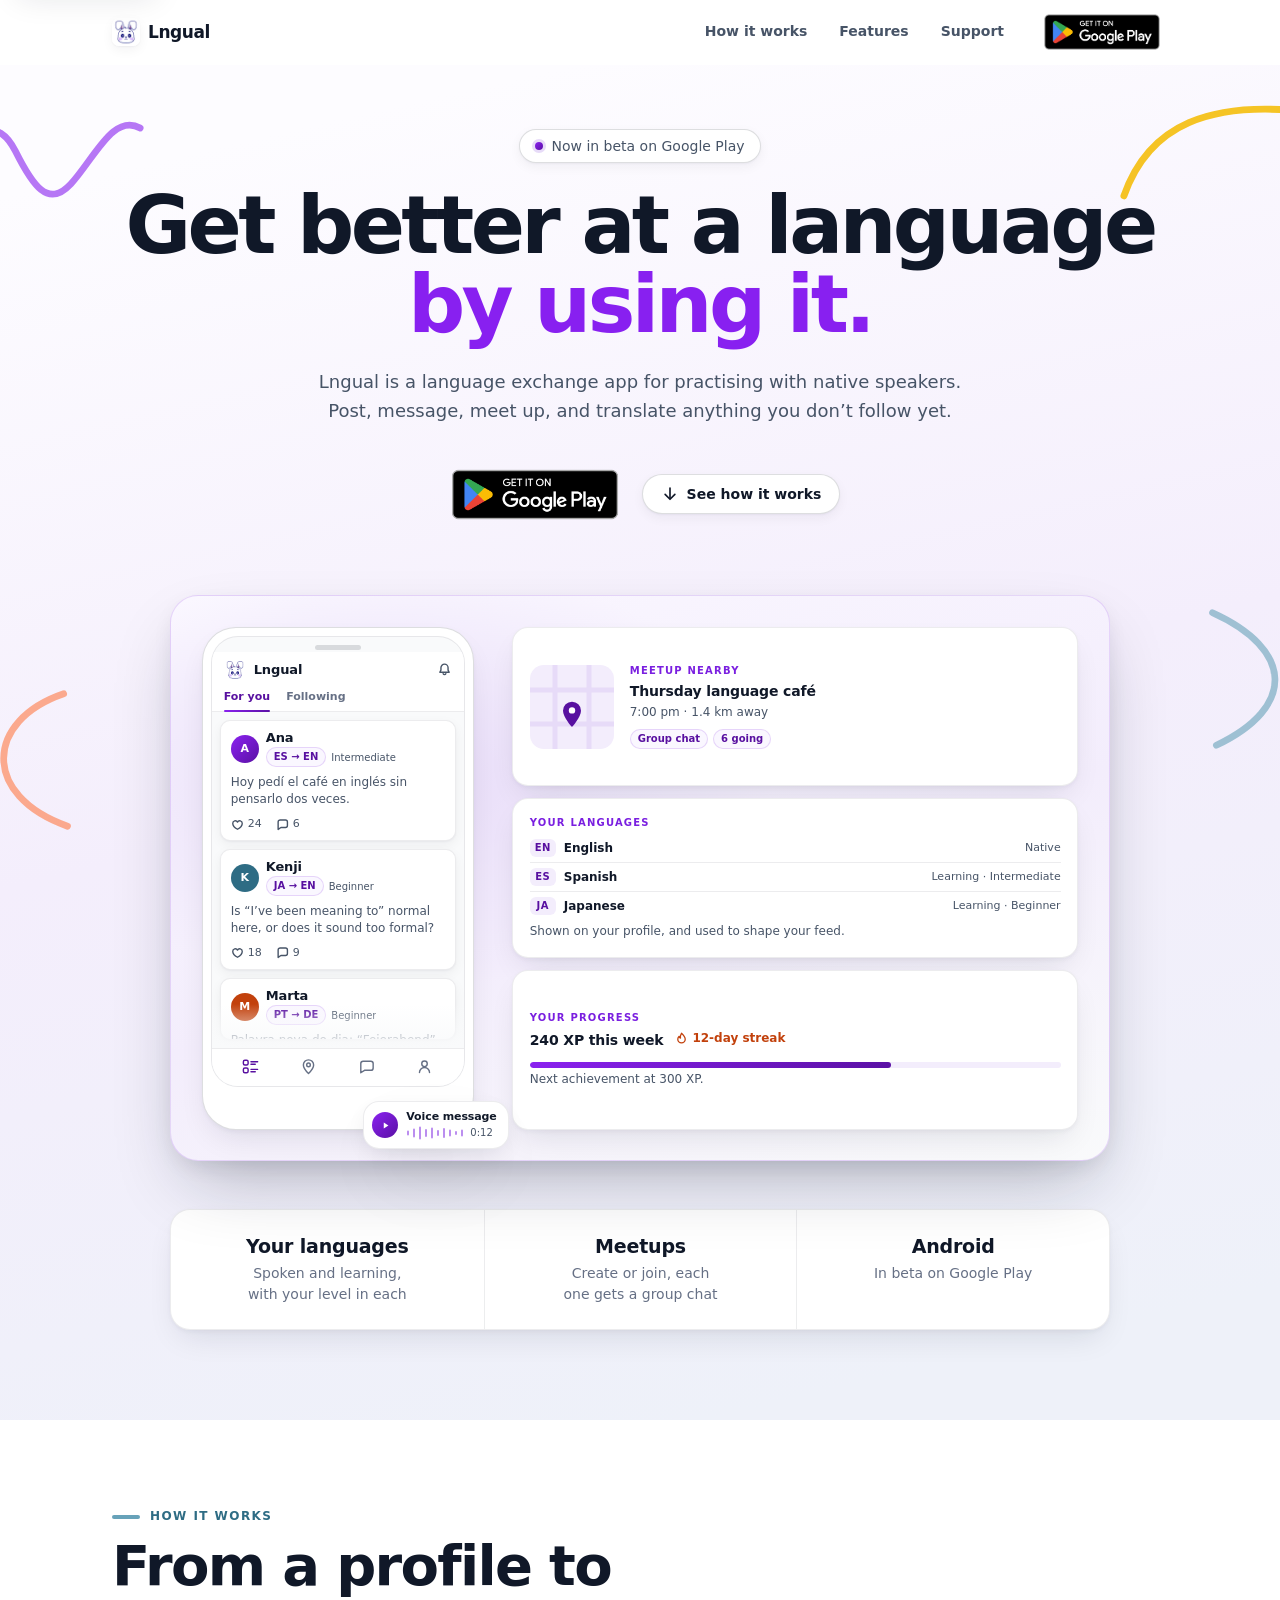
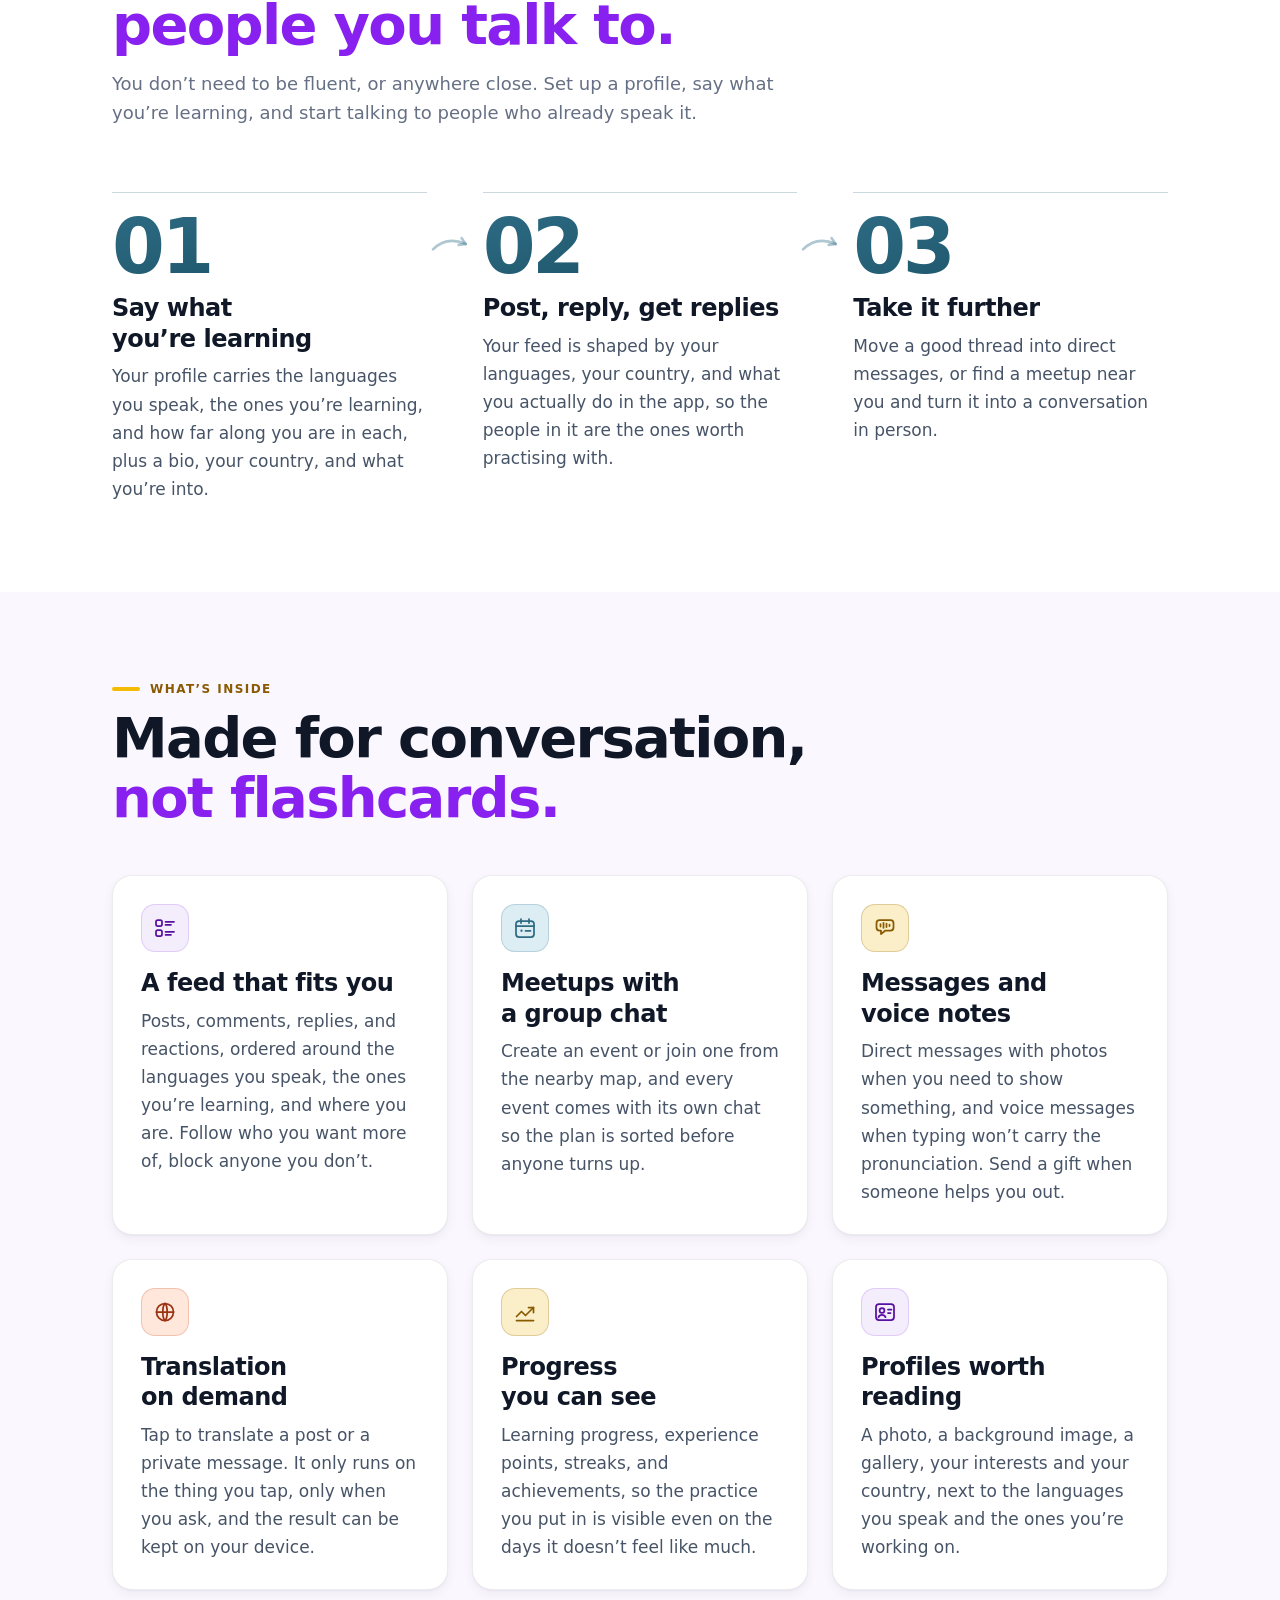
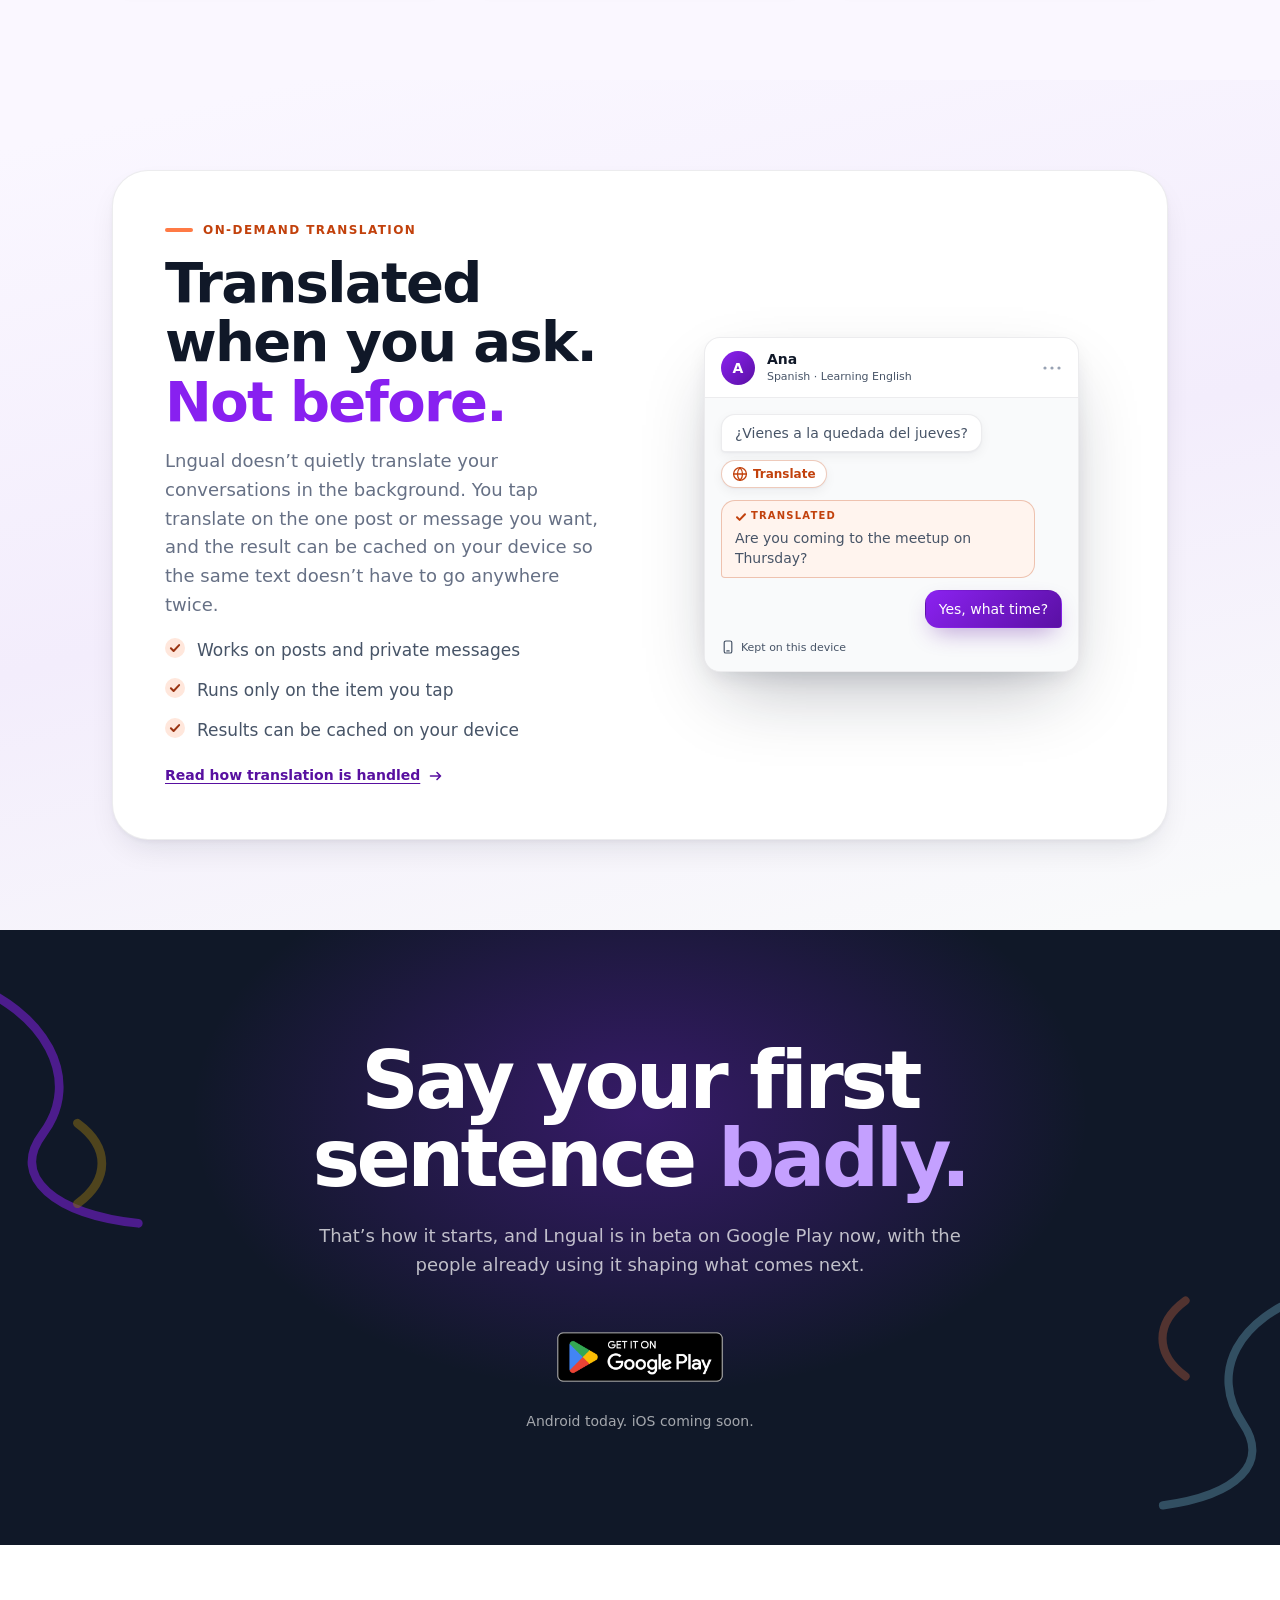
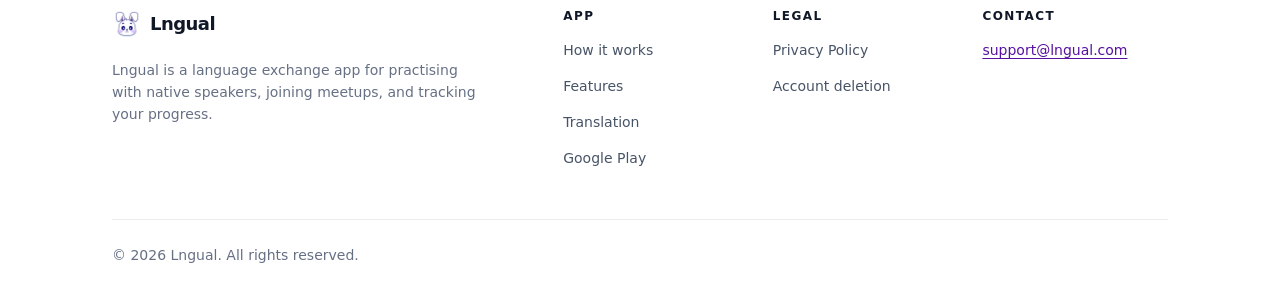
<file: index.html>
<!DOCTYPE html>
<html lang="en">
<head>
<meta charset="UTF-8">
<meta name="viewport" content="width=device-width, initial-scale=1.0">
<title>Practise a language with native speakers | Lngual</title>
<meta name="description" content="A language exchange app for practising with native speakers. Post, message, join meetups, and translate what you do not follow yet.">
<meta name="theme-color" content="#ffffff">
<link rel="icon" href="/icon-64.png">
<link rel="apple-touch-icon" href="/icon-180.png">
<meta property="og:title" content="Practise a language with native speakers | Lngual">
<meta property="og:description" content="A language exchange app for practising with native speakers. Post, message, join meetups, and translate what you do not follow yet.">
<meta property="og:image" content="https://lngual.com/play-store-feature-1024x500.png">
<meta property="og:image:type" content="image/png">
<meta property="og:image:width" content="1024">
<meta property="og:image:height" content="500">
<meta property="og:image:alt" content="Lngual, language exchange app">
<meta property="og:site_name" content="Lngual">
<meta property="og:type" content="website">
<meta property="og:url" content="https://lngual.com/">
<meta property="og:locale" content="en_GB">
<meta name="twitter:card" content="summary_large_image">
<meta name="twitter:title" content="Practise a language with native speakers | Lngual">
<meta name="twitter:description" content="A language exchange app for practising with native speakers, joining meetups, and tracking your progress.">
<meta name="twitter:image" content="https://lngual.com/play-store-feature-1024x500.png">
<meta name="twitter:image:alt" content="Lngual, language exchange app">
<link rel="canonical" href="https://lngual.com/">
<link rel="stylesheet" href="/style.css">
<script>document.documentElement.className+=" js-reveal";setTimeout(function(){if(!window.__revealBooted){var n=document.querySelectorAll(".reveal");for(var i=0;i<n.length;i++){n[i].className+=" is-visible"}}},2000);</script>
<script type="application/ld+json">
{
  "@context": "https://schema.org",
  "@graph": [
    {
      "@type": "Organization",
      "@id": "https://lngual.com/#org",
      "name": "Lngual",
      "url": "https://lngual.com/",
      "logo": "https://lngual.com/play-store-icon-512.png",
      "email": "support@lngual.com"
    },
    {
      "@type": "WebSite",
      "@id": "https://lngual.com/#site",
      "url": "https://lngual.com/",
      "name": "Lngual",
      "publisher": {
        "@id": "https://lngual.com/#org"
      },
      "inLanguage": "en-GB"
    }
  ]
}
</script>
</head>
<body>
<a class="skip-link" href="#main">Skip to content</a>

<header class="site-header" data-header>
  <div class="wrap hdr-inner">
    <a class="hdr-brand" href="/">
      <img class="hdr-logo" src="/icon-64.png" alt="" width="28" height="28" decoding="async">
      <span>Lngual</span>
    </a>

    <nav class="hdr-nav" aria-label="Primary">
      <ul class="hdr-links" role="list">
        <li><a class="hdr-link" href="/#how">How it works</a></li>
        <li><a class="hdr-link" href="/#features">Features</a></li>
        <li><a class="hdr-link" href="mailto:support@lngual.com">Support</a></li>
      </ul>

      <a class="pbadge pbadge--sm hdr-badge" href="https://play.google.com/store/apps/details?id=com.polylngual.lngual"><img src="/google-play-badge.png" alt="Get it on Google Play" width="132" height="51" decoding="async"></a>
    </nav>
  </div>
</header>

<main id="main" tabindex="-1">
<section class="hero" aria-labelledby="hero-title">
  <div class="hero__decor" aria-hidden="true">
    <svg class="hero__curve hero__curve--tl" width="200" height="110" viewBox="0 0 200 110" focusable="false"><path d="M4 74C18 20 48 12 66 48S100 108 124 82S168 8 196 24"/></svg>
    <svg class="hero__curve hero__curve--tr" width="220" height="120" viewBox="0 0 220 120" focusable="false"><path d="M6 108C30 40 88 6 214 26"/></svg>
    <svg class="hero__curve hero__curve--ml" width="120" height="150" viewBox="0 0 120 150" focusable="false"><path d="M108 6C26 34 22 112 112 144"/></svg>
    <svg class="hero__curve hero__curve--mr" width="120" height="150" viewBox="0 0 120 150" focusable="false"><path d="M12 6C96 44 100 104 16 144"/></svg>
  </div>

  <div class="wrap hero__inner">
    <p class="hero__status">
      <span class="hero__dot" aria-hidden="true"></span>
      Now in beta on Google Play
    </p>

    <h1 class="display hero__title" id="hero-title">
      Get better at a language <span class="accent">by using it.</span>
    </h1>

    <p class="lede hero__lede">
      Lngual is a language exchange app for practising with native speakers.<br class="hero__break">
      Post, message, meet up, and translate anything you don&rsquo;t follow yet.
    </p>

    <div class="hero__actions">
      <a class="pbadge pbadge--lg hero__badge" href="https://play.google.com/store/apps/details?id=com.polylngual.lngual"><img src="/google-play-badge.png" alt="Get it on Google Play" width="190" height="74" decoding="async"></a>

      <a class="btn btn-ghost btn-pill hero__see" href="#how">
        <svg class="icon hero__icon hero__icon--line" width="18" height="18" viewBox="0 0 24 24" stroke-width="2.2" stroke-linecap="round" stroke-linejoin="round" aria-hidden="true" focusable="false"><path d="M12 4v14"/><path d="m5.5 12.5 6.5 6.5 6.5-6.5"/></svg>
        <span>See how it works</span>
      </a>
    </div>

    <div class="hero__mock heromock" role="img" aria-label="Illustration of the Lngual app. A phone shows a feed of posts from people practising the language they are learning, each post tagged with the writer's language pair and level and counting its reactions and comments, with a voice message card floating over the phone's edge. Beside it: a card for a nearby meetup that has its own group chat, a card listing the languages on your profile with your level in each, and a card showing experience points, a streak and the next achievement.">
      <span class="heromock__glow" aria-hidden="true"></span>

      <div class="heromock__grid">

        <div class="heromock__phone">
          <span class="heromock__notch" aria-hidden="true"></span>

          <div class="heromock__screen">
            <div class="heromock__appbar">
              <img class="heromock__appicon" src="/play-store-icon-512.png" width="22" height="22" alt="" decoding="async">
              <span class="heromock__appname">Lngual</span>
              <svg class="heromock__glyph" width="15" height="15" viewBox="0 0 16 16" aria-hidden="true" focusable="false"><path d="M8 2.3a3.8 3.8 0 0 0-3.8 3.8v2.5L3 10.9h10L11.8 8.6V6.1A3.8 3.8 0 0 0 8 2.3Z"/><path d="M6.6 12.5a1.5 1.5 0 0 0 2.8 0"/></svg>
            </div>

            <div class="heromock__tabs">
              <span class="heromock__tab heromock__tab--on">For you</span>
              <span class="heromock__tab">Following</span>
            </div>

            <div class="heromock__feed">

              <div class="heromock__post">
                <div class="heromock__head">
                  <span class="heromock__avatar">A</span>
                  <span class="heromock__who">
                    <span class="heromock__name">Ana</span>
                    <span class="heromock__pair">
                      <span class="heromock__chip">ES &rarr; EN</span>
                      <span class="heromock__level">Intermediate</span>
                    </span>
                  </span>
                </div>
                <p class="heromock__text" lang="es">Hoy ped&iacute; el caf&eacute; en ingl&eacute;s sin pensarlo dos veces.</p>
                <p class="heromock__stats">
                  <span><svg viewBox="0 0 14 14" width="13" height="13" aria-hidden="true" focusable="false"><path d="M7 12.1S1.9 9.2 1.9 5.8A2.7 2.7 0 0 1 7 4.4a2.7 2.7 0 0 1 5.1 1.4c0 3.4-5.1 6.3-5.1 6.3Z"/></svg>24</span>
                  <span><svg viewBox="0 0 14 14" width="13" height="13" aria-hidden="true" focusable="false"><path d="M12.3 8.1a2.1 2.1 0 0 1-2.1 2.1H5.3l-3 2.1V4.3a2.1 2.1 0 0 1 2.1-2.1h5.8a2.1 2.1 0 0 1 2.1 2.1Z"/></svg>6</span>
                </p>
              </div>

              <div class="heromock__post">
                <div class="heromock__head">
                  <span class="heromock__avatar heromock__avatar--teal">K</span>
                  <span class="heromock__who">
                    <span class="heromock__name">Kenji</span>
                    <span class="heromock__pair">
                      <span class="heromock__chip">JA &rarr; EN</span>
                      <span class="heromock__level">Beginner</span>
                    </span>
                  </span>
                </div>
                <p class="heromock__text">Is &ldquo;I&rsquo;ve been meaning to&rdquo; normal here, or does it sound too formal?</p>
                <p class="heromock__stats">
                  <span><svg viewBox="0 0 14 14" width="13" height="13" aria-hidden="true" focusable="false"><path d="M7 12.1S1.9 9.2 1.9 5.8A2.7 2.7 0 0 1 7 4.4a2.7 2.7 0 0 1 5.1 1.4c0 3.4-5.1 6.3-5.1 6.3Z"/></svg>18</span>
                  <span><svg viewBox="0 0 14 14" width="13" height="13" aria-hidden="true" focusable="false"><path d="M12.3 8.1a2.1 2.1 0 0 1-2.1 2.1H5.3l-3 2.1V4.3a2.1 2.1 0 0 1 2.1-2.1h5.8a2.1 2.1 0 0 1 2.1 2.1Z"/></svg>9</span>
                </p>
              </div>

              <div class="heromock__post heromock__post--cut">
                <div class="heromock__head">
                  <span class="heromock__avatar heromock__avatar--coral">M</span>
                  <span class="heromock__who">
                    <span class="heromock__name">Marta</span>
                    <span class="heromock__pair">
                      <span class="heromock__chip">PT &rarr; DE</span>
                      <span class="heromock__level">Beginner</span>
                    </span>
                  </span>
                </div>
                <p class="heromock__text" lang="pt">Palavra nova do dia: &ldquo;Feierabend&rdquo;.</p>
              </div>

            </div>

            <div class="heromock__nav" aria-hidden="true">
              <svg class="heromock__navicon heromock__navicon--on" viewBox="0 0 20 20" width="19" height="19" focusable="false"><rect x="2.5" y="3.5" width="5" height="5" rx="1.6"/><rect x="2.5" y="11.5" width="5" height="5" rx="1.6"/><path d="M10.5 5h7M10.5 7.6h4.5M10.5 13h7M10.5 15.6h4.5"/></svg>
              <svg class="heromock__navicon" viewBox="0 0 20 20" width="19" height="19" focusable="false"><path d="M10 17.4s5.4-5.3 5.4-9a5.4 5.4 0 1 0-10.8 0c0 3.7 5.4 9 5.4 9Z"/><circle cx="10" cy="8.3" r="1.9"/></svg>
              <svg class="heromock__navicon" viewBox="0 0 20 20" width="19" height="19" focusable="false"><path d="M17 11.7A2.4 2.4 0 0 1 14.6 14H7.9L4 16.6V6.7a2.4 2.4 0 0 1 2.4-2.3h8.2A2.4 2.4 0 0 1 17 6.7Z"/></svg>
              <svg class="heromock__navicon" viewBox="0 0 20 20" width="19" height="19" focusable="false"><circle cx="10" cy="7.2" r="2.9"/><path d="M4.7 16.4a5.3 5.3 0 0 1 10.6 0"/></svg>
            </div>
          </div>

          <div class="heromock__float">
            <span class="heromock__play" aria-hidden="true">
              <svg viewBox="0 0 12 12" width="11" height="11" focusable="false"><path d="M4.1 2.7 9.2 6l-5.1 3.3Z"/></svg>
            </span>
            <span class="heromock__floatbody">
              <span class="heromock__floatlabel">Voice message</span>
              <span class="heromock__floatrow">
                <svg class="heromock__wave" viewBox="0 0 58 14" width="58" height="14" aria-hidden="true" focusable="false"><path d="M2 5.5v3M8 3.5v7M14 1.5v11M20 4v6M26 2.5v9M32 5v4M38 3v8M44 4.5v5M50 6v2M56 4.5v5"/></svg>
                <span class="heromock__floattime">0:12</span>
              </span>
            </span>
          </div>
        </div>

        <div class="heromock__side">

          <div class="heromock__card heromock__card--event">
            <svg class="heromock__map" viewBox="0 0 84 84" width="84" height="84" aria-hidden="true" focusable="false">
              <rect class="heromock__map-bg" width="84" height="84" rx="14"/>
              <path class="heromock__map-road" d="M-2 25h88M-2 59h88M25 -2v88M59 -2v88"/>
              <path class="heromock__map-pin" d="M42 62s9-9.7 9-16.3a9 9 0 1 0-18 0C33 52.3 42 62 42 62Z"/>
              <circle class="heromock__map-dot" cx="42" cy="45.4" r="3.2"/>
            </svg>
            <div class="heromock__cardbody">
              <p class="heromock__eyebrow">Meetup nearby</p>
              <p class="heromock__cardtitle">Thursday language caf&eacute;</p>
              <p class="heromock__cardmeta">7:00 pm &middot; 1.4 km away</p>
              <p class="heromock__chiprow">
                <span class="heromock__chip">Group chat</span>
                <span class="heromock__chip">6 going</span>
              </p>
            </div>
          </div>

          <div class="heromock__card">
            <p class="heromock__eyebrow">Your languages</p>
            <p class="heromock__lang"><span class="heromock__code">EN</span><span class="heromock__langname">English</span><span class="heromock__langlevel">Native</span></p>
            <p class="heromock__lang"><span class="heromock__code">ES</span><span class="heromock__langname">Spanish</span><span class="heromock__langlevel">Learning &middot; Intermediate</span></p>
            <p class="heromock__lang"><span class="heromock__code">JA</span><span class="heromock__langname">Japanese</span><span class="heromock__langlevel">Learning &middot; Beginner</span></p>
            <p class="heromock__cardmeta">Shown on your profile, and used to shape your feed.</p>
          </div>

          <div class="heromock__card">
            <p class="heromock__eyebrow">Your progress</p>
            <p class="heromock__xprow">
              <span class="heromock__xp">240 XP this week</span>
              <span class="heromock__streak">
                <svg viewBox="0 0 14 14" width="13" height="13" aria-hidden="true" focusable="false"><path d="M7 1.4c2.5 2.3 4 3.9 4 6.4a4 4 0 1 1-8 0c0-1.3.5-2.2 1.3-3 .3.9.8 1.5 1.6 1.8C5.5 4.7 5.9 3 7 1.4Z"/></svg>
                12-day streak
              </span>
            </p>
            <span class="heromock__bar" aria-hidden="true"><span class="heromock__barfill"></span></span>
            <p class="heromock__cardmeta">Next achievement at 300 XP.</p>
          </div>

        </div>
      </div>
    </div>

    <ul class="hero__facts reveal delay-1" role="list">
      <li class="hero__fact">
        <p class="hero__fact-label">Your languages</p>
        <p class="hero__fact-sub">Spoken and learning, with your level in each</p>
      </li>
      <li class="hero__fact">
        <p class="hero__fact-label">Meetups</p>
        <p class="hero__fact-sub">Create or join, each one gets a group chat</p>
      </li>
      <li class="hero__fact">
        <p class="hero__fact-label">Android</p>
        <p class="hero__fact-sub">In beta on Google Play</p>
      </li>
    </ul>
  </div>
</section>
<section id="how" class="section hiw" aria-labelledby="hiw-title">
  <div class="wrap">

    <div class="hiw__intro" data-stagger>
      <p class="eyebrow reveal reveal--sm">How it works</p>
      <h2 id="hiw-title" class="reveal">From a profile to <span class="accent">people you talk to.</span></h2>
      <p class="lede reveal">You don&rsquo;t need to be fluent, or anywhere close. Set up a profile, say what you&rsquo;re learning, and start talking to people who already speak it.</p>
    </div>

    <ol class="hiw__steps" role="list" data-stagger>

      <li class="hiw__step reveal">
        <span class="hiw__num" aria-hidden="true">01</span>
        <h3><span class="sr-only">Step 1. </span>Say what you&rsquo;re learning</h3>
        <p>Your profile carries the languages you speak, the ones you&rsquo;re learning, and how far along you are in each, plus a bio, your country, and what you&rsquo;re into.</p>
      </li>

      <li class="hiw__step reveal">
        <svg class="hiw__link" viewBox="0 0 72 28" width="72" height="28" aria-hidden="true" focusable="false"><path d="M3 22C17 8 34 6 52 14"/><path d="M46 5.3 52 14 41.5 15.4"/></svg>
        <span class="hiw__num" aria-hidden="true">02</span>
        <h3><span class="sr-only">Step 2. </span>Post, reply, get replies</h3>
        <p>Your feed is shaped by your languages, your country, and what you actually do in the app, so the people in it are the ones worth practising with.</p>
      </li>

      <li class="hiw__step reveal">
        <svg class="hiw__link" viewBox="0 0 72 28" width="72" height="28" aria-hidden="true" focusable="false"><path d="M3 22C17 8 34 6 52 14"/><path d="M46 5.3 52 14 41.5 15.4"/></svg>
        <span class="hiw__num" aria-hidden="true">03</span>
        <h3><span class="sr-only">Step 3. </span>Take it further</h3>
        <p>Move a good thread into direct messages, or find a meetup near you and turn it into a conversation in person.</p>
      </li>

    </ol>
  </div>
</section>
<section class="section features" id="features" aria-labelledby="features-title">
  <div class="wrap">
    <header class="features-head reveal">
      <p class="eyebrow">What&rsquo;s inside</p>
      <h2 class="features-title" id="features-title">Made for conversation, <span class="accent features-title-line">not flashcards.</span></h2>
    </header>

    <ul class="features-grid" role="list" data-stagger>
      <li class="features-item features-item--brand reveal">
        <div class="features-card">
          <span class="features-icon" aria-hidden="true">
            <svg class="icon" width="24" height="24" viewBox="0 0 24 24" fill="none" stroke="currentColor" stroke-width="1.75" stroke-linecap="round" stroke-linejoin="round" focusable="false" aria-hidden="true">
              <rect x="3" y="4" width="6" height="6" rx="1.75"></rect>
              <rect x="3" y="14" width="6" height="6" rx="1.75"></rect>
              <path d="M12.5 5.75h8.5M12.5 8.75h5.5M12.5 15.75h8.5M12.5 18.75h5.5"></path>
            </svg>
          </span>
          <h3 class="features-card-title">A feed that fits you</h3>
          <p class="features-card-body">Posts, comments, replies, and reactions, ordered around the languages you speak, the ones you&rsquo;re learning, and where you are. Follow who you want more of, block anyone you don&rsquo;t.</p>
        </div>
      </li>

      <li class="features-item features-item--teal reveal">
        <div class="features-card">
          <span class="features-icon" aria-hidden="true">
            <svg class="icon" width="24" height="24" viewBox="0 0 24 24" fill="none" stroke="currentColor" stroke-width="1.75" stroke-linecap="round" stroke-linejoin="round" focusable="false" aria-hidden="true">
              <rect x="3" y="5" width="18" height="16" rx="3"></rect>
              <path d="M3 10h18M8 3v4M16 3v4"></path>
              <circle cx="8.5" cy="14.75" r="1.15" fill="currentColor" stroke="none"></circle>
              <path d="M12.5 14.75h5"></path>
            </svg>
          </span>
          <h3 class="features-card-title">Meetups with a group chat</h3>
          <p class="features-card-body">Create an event or join one from the nearby map, and every event comes with its own chat so the plan is sorted before anyone turns up.</p>
        </div>
      </li>

      <li class="features-item features-item--amber reveal">
        <div class="features-card">
          <span class="features-icon" aria-hidden="true">
            <svg class="icon" width="24" height="24" viewBox="0 0 24 24" fill="none" stroke="currentColor" stroke-width="1.75" stroke-linecap="round" stroke-linejoin="round" focusable="false" aria-hidden="true">
              <path d="M17.5 4h-11a3 3 0 0 0-3 3v4.5a3 3 0 0 0 3 3H8v3.6l4.4-3.6h5.1a3 3 0 0 0 3-3V7a3 3 0 0 0-3-3Z"></path>
              <path d="M7.5 8v2.5M10.5 6.75v5M13.5 7.5v3.5M16.5 8.5v1.5"></path>
            </svg>
          </span>
          <h3 class="features-card-title">Messages and voice notes</h3>
          <p class="features-card-body">Direct messages with photos when you need to show something, and voice messages when typing won&rsquo;t carry the pronunciation. Send a gift when someone helps you out.</p>
        </div>
      </li>

      <li class="features-item features-item--coral reveal">
        <div class="features-card">
          <span class="features-icon" aria-hidden="true">
            <svg class="icon" width="24" height="24" viewBox="0 0 24 24" fill="none" stroke="currentColor" stroke-width="1.75" stroke-linecap="round" stroke-linejoin="round" focusable="false" aria-hidden="true">
              <circle cx="12" cy="12" r="8.5"></circle>
              <path d="M3.5 12h17"></path>
              <path d="M12 3.5c2.9 2.4 2.9 14.6 0 17-2.9-2.4-2.9-14.6 0-17Z"></path>
            </svg>
          </span>
          <h3 class="features-card-title">Translation on demand</h3>
          <p class="features-card-body">Tap to translate a post or a private message. It only runs on the thing you tap, only when you ask, and the result can be kept on your device.</p>
        </div>
      </li>

      <li class="features-item features-item--amber reveal">
        <div class="features-card">
          <span class="features-icon" aria-hidden="true">
            <svg class="icon" width="24" height="24" viewBox="0 0 24 24" fill="none" stroke="currentColor" stroke-width="1.75" stroke-linecap="round" stroke-linejoin="round" focusable="false" aria-hidden="true">
              <path d="M3.5 20.5h17"></path>
              <path d="M3.5 16.5 8.5 11.5 12.5 15.5 20.5 7.5"></path>
              <path d="M15.5 7.5h5v5"></path>
            </svg>
          </span>
          <h3 class="features-card-title">Progress you can see</h3>
          <p class="features-card-body">Learning progress, experience points, streaks, and achievements, so the practice you put in is visible even on the days it doesn&rsquo;t feel like much.</p>
        </div>
      </li>

      <li class="features-item features-item--brand reveal">
        <div class="features-card">
          <span class="features-icon" aria-hidden="true">
            <svg class="icon" width="24" height="24" viewBox="0 0 24 24" fill="none" stroke="currentColor" stroke-width="1.75" stroke-linecap="round" stroke-linejoin="round" focusable="false" aria-hidden="true">
              <rect x="3" y="4" width="18" height="16" rx="3"></rect>
              <circle cx="9" cy="10.5" r="2.4"></circle>
              <path d="M5.5 17.2a3.8 3.8 0 0 1 7 0"></path>
              <path d="M15 9.5h3.5M15 13h2.5"></path>
            </svg>
          </span>
          <h3 class="features-card-title">Profiles worth reading</h3>
          <p class="features-card-body">A photo, a background image, a gallery, your interests and your country, next to the languages you speak and the ones you&rsquo;re working on.</p>
        </div>
      </li>
    </ul>
  </div>
</section>
<section id="translation" class="section tx" aria-labelledby="tx-title">
  <div class="wrap">
    <div class="tx__card reveal">

      <div class="tx__copy" data-stagger>
        <p class="eyebrow reveal reveal--sm">On-demand translation</p>
        <h2 id="tx-title" class="reveal reveal--sm">Translated when you ask. <span class="accent">Not before.</span></h2>
        <p class="lede reveal reveal--sm">Lngual doesn&rsquo;t quietly translate your conversations in the background. You tap translate on the one post or message you want, and the result can be cached on your device so the same text doesn&rsquo;t have to go anywhere twice.</p>

        <ul class="tx__points reveal reveal--sm" role="list">
          <li>
            <svg class="tx__check" viewBox="0 0 20 20" width="20" height="20" aria-hidden="true" focusable="false"><circle cx="10" cy="10" r="10"/><path d="M5.9 10.3 8.6 13l5.5-5.9"/></svg>
            <span>Works on posts and private messages</span>
          </li>
          <li>
            <svg class="tx__check" viewBox="0 0 20 20" width="20" height="20" aria-hidden="true" focusable="false"><circle cx="10" cy="10" r="10"/><path d="M5.9 10.3 8.6 13l5.5-5.9"/></svg>
            <span>Runs only on the item you tap</span>
          </li>
          <li>
            <svg class="tx__check" viewBox="0 0 20 20" width="20" height="20" aria-hidden="true" focusable="false"><circle cx="10" cy="10" r="10"/><path d="M5.9 10.3 8.6 13l5.5-5.9"/></svg>
            <span>Results can be cached on your device</span>
          </li>
        </ul>

        <a class="tx__more reveal reveal--sm" href="/privacy">
          Read how translation is handled
          <svg viewBox="0 0 16 16" width="16" height="16" aria-hidden="true" focusable="false"><path d="M2.5 8h10M9 4.5 12.5 8 9 11.5"/></svg>
        </a>
      </div>

      <div class="tx__mock" role="img" aria-label="Illustration of a chat inside Lngual: a message written in Spanish, a translate control underneath it, then the same message shown in English with a small Translated tag, and a note that the result is kept on this device.">
        <div class="tx__bar">
          <span class="tx__avatar" aria-hidden="true">A</span>
          <span class="tx__who">
            <span class="tx__name">Ana</span>
            <span class="tx__sub">Spanish &middot; Learning English</span>
          </span>
          <svg class="tx__dots" viewBox="0 0 20 6" width="20" height="6" aria-hidden="true" focusable="false"><circle cx="3" cy="3" r="1.6"/><circle cx="10" cy="3" r="1.6"/><circle cx="17" cy="3" r="1.6"/></svg>
        </div>

        <div class="tx__thread" data-stagger>
          <p class="tx__b tx__b--in reveal reveal--sm" lang="es">&iquest;Vienes a la quedada del jueves?</p>

          <span class="tx__tap reveal reveal--sm">
            <svg viewBox="0 0 16 16" width="16" height="16" aria-hidden="true" focusable="false"><circle cx="8" cy="8" r="6.4"/><path d="M1.6 8h12.8M8 1.6c3.4 3.6 3.4 9.2 0 12.8-3.4-3.6-3.4-9.2 0-12.8Z"/></svg>
            Translate
          </span>

          <p class="tx__b tx__b--trans reveal reveal--sm">
            <span class="tx__tag">
              <svg viewBox="0 0 12 12" width="12" height="12" aria-hidden="true" focusable="false"><path d="M2 6.3 4.6 8.9 10 3.3"/></svg>
              Translated
            </span>
            Are you coming to the meetup on Thursday?
          </p>

          <p class="tx__b tx__b--me reveal reveal--sm">Yes, what time?</p>

          <p class="tx__kept reveal reveal--sm">
            <svg viewBox="0 0 14 14" width="14" height="14" aria-hidden="true" focusable="false"><rect x="3.2" y="1" width="7.6" height="12" rx="1.6"/><path d="M5.8 10.9h2.4"/></svg>
            Kept on this device
          </p>
        </div>
      </div>

    </div>
  </div>
</section>
</main>

<section class="section-lg theme-dark ctaf-cta" id="get" aria-labelledby="ctaf-cta-title">
  <div class="ctaf-decor" aria-hidden="true">
    <span class="ctaf-glow"></span>
    <svg class="ctaf-curve ctaf-curve-a" viewBox="0 0 200 260" width="200" height="260" focusable="false">
      <path class="ctaf-s-brand" d="M14 20C88 46 124 110 86 160c-30 40 12 74 88 82"/>
      <path class="ctaf-s-yellow" d="M118 150c30 22 30 52 0 74"/>
    </svg>
    <svg class="ctaf-curve ctaf-curve-b" viewBox="0 0 200 240" width="200" height="240" focusable="false">
      <path class="ctaf-s-teal" d="M186 20C116 42 86 96 120 146c26 38-4 70-78 80"/>
      <path class="ctaf-s-coral" d="M64 26c-30 22-30 52 0 74"/>
    </svg>
  </div>

  <div class="wrap ctaf-cta-inner" data-stagger>
    <h2 class="display ctaf-cta-title reveal" id="ctaf-cta-title">
      Say your first sentence <span class="accent">badly.</span>
    </h2>
    <p class="lede ctaf-cta-lede reveal">
      That&rsquo;s how it starts, and Lngual is in beta on Google Play now, with
      the people already using it shaping what comes next.
    </p>
    <p class="ctaf-cta-actions reveal">
      <a class="pbadge pbadge--lg ctaf-badge" href="https://play.google.com/store/apps/details?id=com.polylngual.lngual"><img src="/google-play-badge.png" alt="Get it on Google Play" width="190" height="74" decoding="async"></a>
    </p>
    <p class="ctaf-note reveal">Android today. iOS coming soon.</p>
  </div>
</section>

<footer class="ctaf-footer">
  <div class="wrap">
    <div class="ctaf-grid" data-stagger>
      <div class="reveal reveal--sm">
        <a class="ctaf-wordmark" href="/">
          <img src="/play-store-icon-512.png" alt="" width="30" height="30" loading="lazy" decoding="async">
          <span>Lngual</span>
        </a>
        <p class="ctaf-desc">
          Lngual is a language exchange app for practising with native speakers,
          joining meetups, and tracking your progress.
        </p>
      </div>

      <nav class="ctaf-nav reveal reveal--sm" aria-label="Footer">
        <div>
          <p class="ctaf-col-title" id="ctaf-col-app">App</p>
          <ul class="ctaf-list" aria-labelledby="ctaf-col-app">
            <li><a class="ctaf-link" href="/#how">How it works</a></li>
            <li><a class="ctaf-link" href="/#features">Features</a></li>
            <li><a class="ctaf-link" href="/#translation">Translation</a></li>
            <li><a class="ctaf-link" href="https://play.google.com/store/apps/details?id=com.polylngual.lngual" data-play-link>Google Play</a></li>
          </ul>
        </div>
        <div>
          <p class="ctaf-col-title" id="ctaf-col-legal">Legal</p>
          <ul class="ctaf-list" aria-labelledby="ctaf-col-legal">
            <li><a class="ctaf-link" href="/privacy">Privacy Policy</a></li>
            <li><a class="ctaf-link" href="/delete-account">Account deletion</a></li>
          </ul>
        </div>
        <div>
          <p class="ctaf-col-title" id="ctaf-col-contact">Contact</p>
          <ul class="ctaf-list" aria-labelledby="ctaf-col-contact">
            <li><a class="ctaf-link ctaf-link-mail" href="mailto:support@lngual.com">support@lngual.com</a></li>
          </ul>
        </div>
      </nav>
    </div>

    <p class="ctaf-bottom">&copy; 2026 Lngual. All rights reserved.</p>
  </div>
</footer>

<script src="/reveal.js" defer></script>
</body>
</html>
</file>
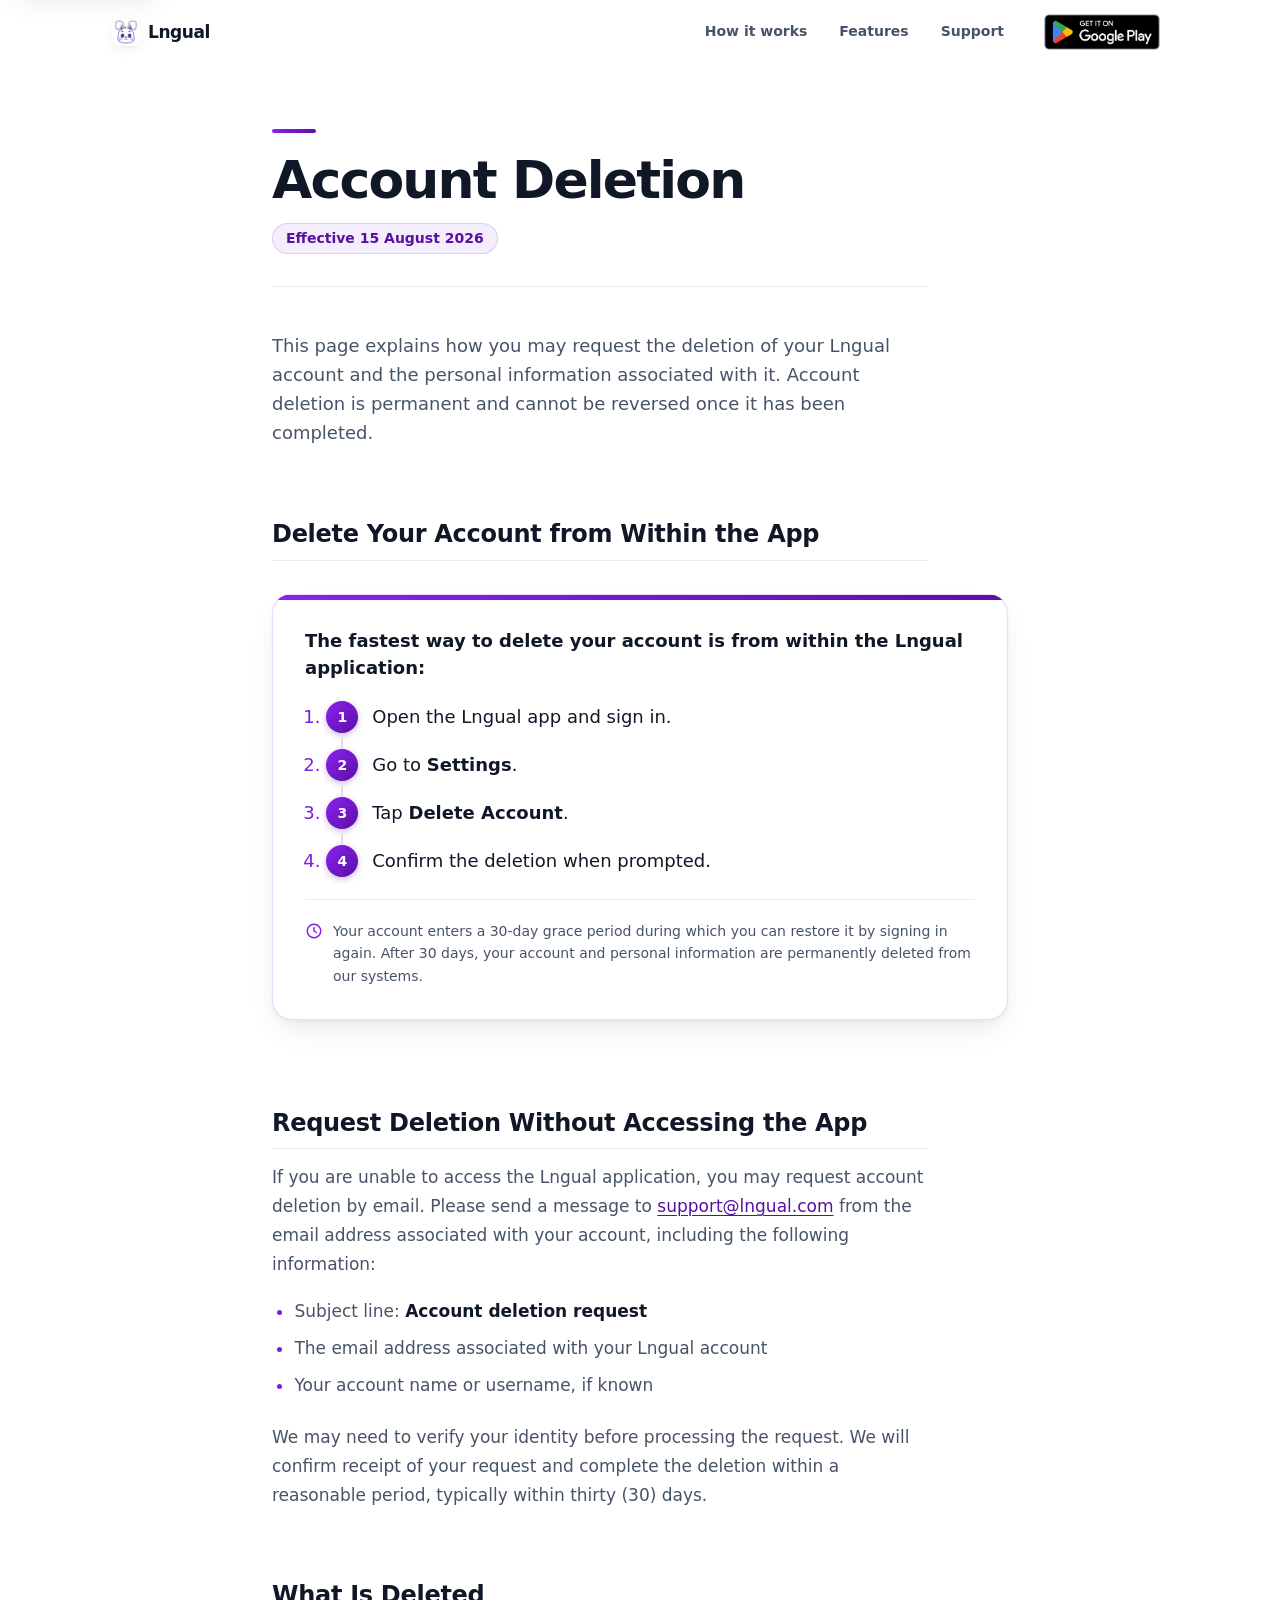
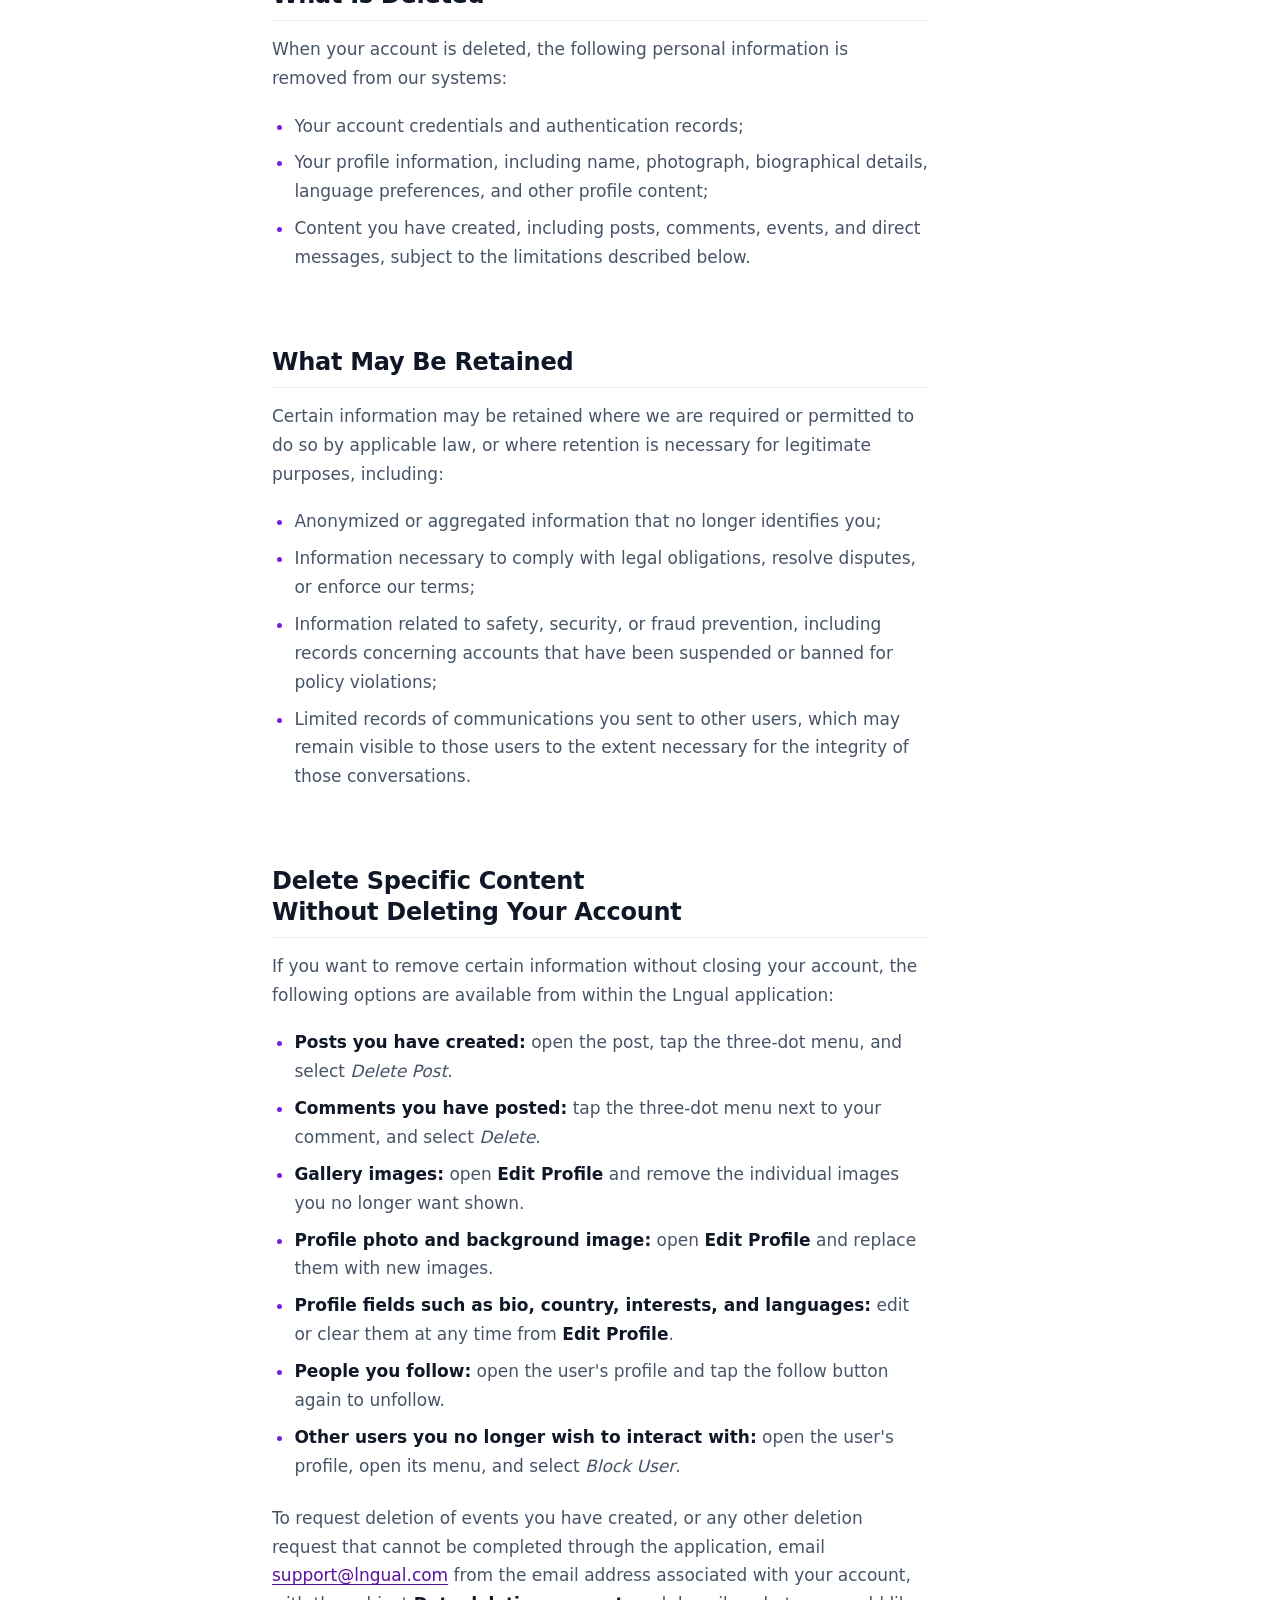
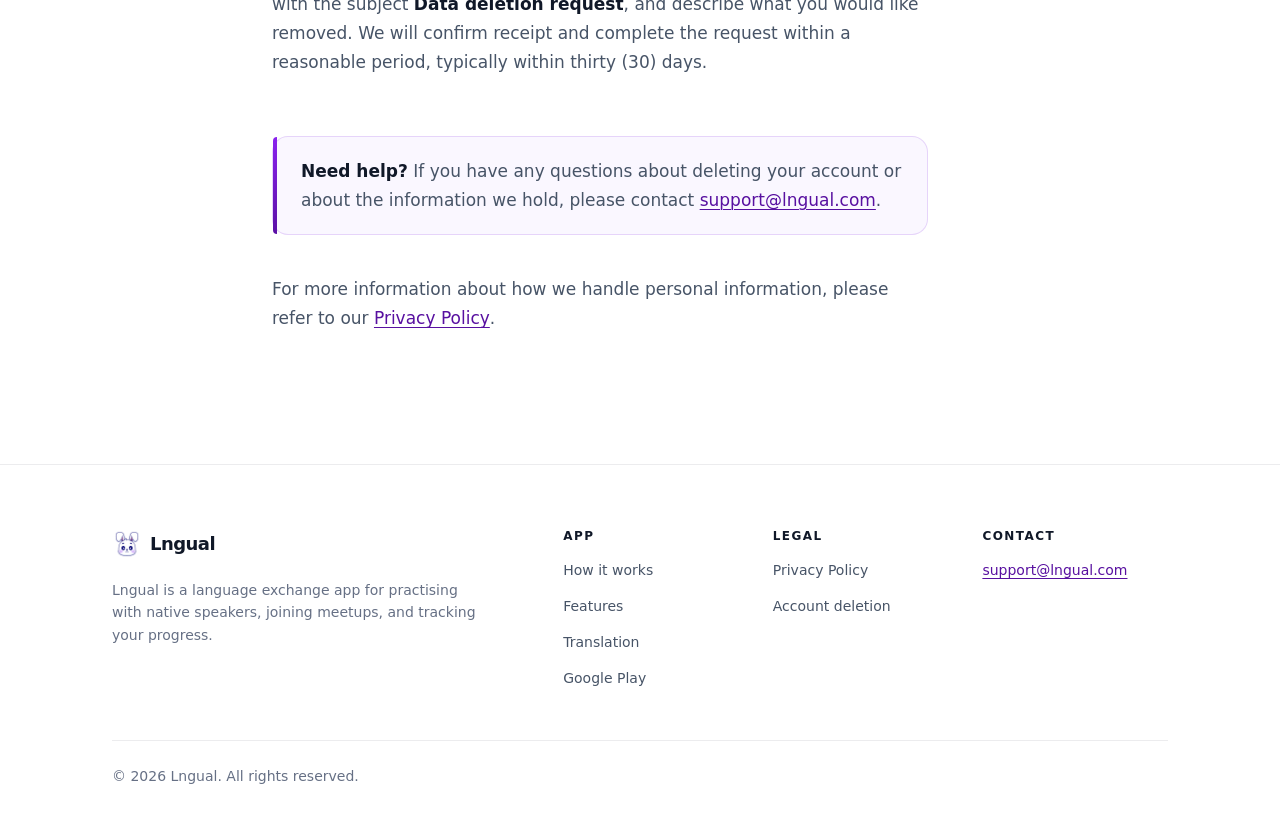
<file: delete-account.html>
<!DOCTYPE html>
<html lang="en">
<head>
<meta charset="UTF-8">
<meta name="viewport" content="width=device-width, initial-scale=1.0">
<title>Account Deletion | Lngual</title>
<meta name="description" content="How to delete your Lngual account and personal information, from within the app or by email, and what is removed or retained.">
<meta name="theme-color" content="#ffffff">
<link rel="icon" href="/icon-64.png">
<link rel="apple-touch-icon" href="/icon-180.png">
<meta property="og:title" content="Account Deletion | Lngual">
<meta property="og:description" content="How to delete your Lngual account and personal information.">
<meta property="og:type" content="article">
<meta property="og:locale" content="en_GB">
<meta name="twitter:card" content="summary_large_image">
<meta name="twitter:title" content="Account Deletion | Lngual">
<meta name="twitter:description" content="How to delete your Lngual account and personal information.">
<meta name="twitter:image" content="https://lngual.com/play-store-feature-1024x500.png">
<meta name="twitter:image:alt" content="Lngual, language exchange app">
<link rel="canonical" href="https://lngual.com/delete-account">
<meta property="og:url" content="https://lngual.com/delete-account">
<meta property="og:image" content="https://lngual.com/play-store-feature-1024x500.png">
<meta property="og:image:type" content="image/png">
<meta property="og:image:width" content="1024">
<meta property="og:image:height" content="500">
<meta property="og:image:alt" content="Lngual, language exchange app">
<meta property="og:site_name" content="Lngual">
<link rel="stylesheet" href="/style.css">
<script>document.documentElement.className+=" js-reveal";setTimeout(function(){if(!window.__revealBooted){var n=document.querySelectorAll(".reveal");for(var i=0;i<n.length;i++){n[i].className+=" is-visible"}}},2000);</script>
</head>
<body>
<a class="skip-link" href="#main">Skip to content</a>

<header class="site-header" data-header>
  <div class="wrap hdr-inner">
    <a class="hdr-brand" href="/">
      <img class="hdr-logo" src="/icon-64.png" alt="" width="28" height="28" decoding="async">
      <span>Lngual</span>
    </a>

    <nav class="hdr-nav" aria-label="Primary">
      <ul class="hdr-links" role="list">
        <li><a class="hdr-link" href="/#how">How it works</a></li>
        <li><a class="hdr-link" href="/#features">Features</a></li>
        <li><a class="hdr-link" href="mailto:support@lngual.com">Support</a></li>
      </ul>

      <a class="pbadge pbadge--sm hdr-badge" href="https://play.google.com/store/apps/details?id=com.polylngual.lngual"><img src="/google-play-badge.png" alt="Get it on Google Play" width="132" height="51" decoding="async"></a>
    </nav>
  </div>
</header>

<main class="doc" id="main" tabindex="-1">

<div class="doc-header reveal reveal--sm">
  <h1>Account Deletion</h1>
  <p class="updated">Effective 15 August 2026</p>
</div>

<p>This page explains how you may request the deletion of your Lngual account and the personal information associated with it. Account deletion is permanent and cannot be reversed once it has been completed.</p>

<h2>Delete Your Account from Within the App</h2>

<div class="doc-steps reveal reveal--sm">
  <p class="doc-steps__lead">The fastest way to delete your account is from within the Lngual application:</p>

  <ol class="doc-steps__list">
    <li>Open the Lngual app and sign in.</li>
    <li>Go to <strong>Settings</strong>.</li>
    <li>Tap <strong>Delete Account</strong>.</li>
    <li>Confirm the deletion when prompted.</li>
  </ol>

  <p class="doc-steps__note">
    <svg class="doc-steps__note-icon" width="18" height="18" viewBox="0 0 24 24" fill="none" stroke="currentColor" stroke-width="1.9" stroke-linecap="round" stroke-linejoin="round" aria-hidden="true" focusable="false"><circle cx="12" cy="12" r="9"></circle><path d="M12 7.25V12l3.25 2"></path></svg>
    <span>Your account enters a 30-day grace period during which you can restore it by signing in again. After 30 days, your account and personal information are permanently deleted from our systems.</span>
  </p>
</div>

<h2>Request Deletion Without Accessing the App</h2>
<p>If you are unable to access the Lngual application, you may request account deletion by email. Please send a message to <a href="mailto:support@lngual.com">support@lngual.com</a> from the email address associated with your account, including the following information:</p>
<ul>
  <li>Subject line: <strong>Account deletion request</strong></li>
  <li>The email address associated with your Lngual account</li>
  <li>Your account name or username, if known</li>
</ul>
<p>We may need to verify your identity before processing the request. We will confirm receipt of your request and complete the deletion within a reasonable period, typically within thirty (30) days.</p>

<h2>What Is Deleted</h2>
<p>When your account is deleted, the following personal information is removed from our systems:</p>
<ul>
  <li>Your account credentials and authentication records;</li>
  <li>Your profile information, including name, photograph, biographical details, language preferences, and other profile content;</li>
  <li>Content you have created, including posts, comments, events, and direct messages, subject to the limitations described below.</li>
</ul>

<h2>What May Be Retained</h2>
<p>Certain information may be retained where we are required or permitted to do so by applicable law, or where retention is necessary for legitimate purposes, including:</p>
<ul>
  <li>Anonymized or aggregated information that no longer identifies you;</li>
  <li>Information necessary to comply with legal obligations, resolve disputes, or enforce our terms;</li>
  <li>Information related to safety, security, or fraud prevention, including records concerning accounts that have been suspended or banned for policy violations;</li>
  <li>Limited records of communications you sent to other users, which may remain visible to those users to the extent necessary for the integrity of those conversations.</li>
</ul>

<h2>Delete Specific Content Without Deleting Your Account</h2>
<p>If you want to remove certain information without closing your account, the following options are available from within the Lngual application:</p>
<ul>
  <li><strong>Posts you have created:</strong> open the post, tap the three-dot menu, and select <em>Delete Post</em>.</li>
  <li><strong>Comments you have posted:</strong> tap the three-dot menu next to your comment, and select <em>Delete</em>.</li>
  <li><strong>Gallery images:</strong> open <strong>Edit Profile</strong> and remove the individual images you no longer want shown.</li>
  <li><strong>Profile photo and background image:</strong> open <strong>Edit Profile</strong> and replace them with new images.</li>
  <li><strong>Profile fields such as bio, country, interests, and languages:</strong> edit or clear them at any time from <strong>Edit Profile</strong>.</li>
  <li><strong>People you follow:</strong> open the user's profile and tap the follow button again to unfollow.</li>
  <li><strong>Other users you no longer wish to interact with:</strong> open the user's profile, open its menu, and select <em>Block User</em>.</li>
</ul>
<p>To request deletion of events you have created, or any other deletion request that cannot be completed through the application, email <a href="mailto:support@lngual.com">support@lngual.com</a> from the email address associated with your account, with the subject <strong>Data deletion request</strong>, and describe what you would like removed. We will confirm receipt and complete the request within a reasonable period, typically within thirty (30) days.</p>

<div class="callout reveal reveal--sm">
<p><strong>Need help?</strong> If you have any questions about deleting your account or about the information we hold, please contact <a href="mailto:support@lngual.com">support@lngual.com</a>.</p>
</div>

<p>For more information about how we handle personal information, please refer to our <a href="/privacy">Privacy Policy</a>.</p>

</main>

<footer class="ctaf-footer">
  <div class="wrap">
    <div class="ctaf-grid" data-stagger>
      <div class="reveal reveal--sm">
        <a class="ctaf-wordmark" href="/">
          <img src="/play-store-icon-512.png" alt="" width="30" height="30" loading="lazy" decoding="async">
          <span>Lngual</span>
        </a>
        <p class="ctaf-desc">
          Lngual is a language exchange app for practising with native speakers,
          joining meetups, and tracking your progress.
        </p>
      </div>

      <nav class="ctaf-nav reveal reveal--sm" aria-label="Footer">
        <div>
          <p class="ctaf-col-title" id="ctaf-col-app">App</p>
          <ul class="ctaf-list" aria-labelledby="ctaf-col-app">
            <li><a class="ctaf-link" href="/#how">How it works</a></li>
            <li><a class="ctaf-link" href="/#features">Features</a></li>
            <li><a class="ctaf-link" href="/#translation">Translation</a></li>
            <li><a class="ctaf-link" href="https://play.google.com/store/apps/details?id=com.polylngual.lngual" data-play-link>Google Play</a></li>
          </ul>
        </div>
        <div>
          <p class="ctaf-col-title" id="ctaf-col-legal">Legal</p>
          <ul class="ctaf-list" aria-labelledby="ctaf-col-legal">
            <li><a class="ctaf-link" href="/privacy">Privacy Policy</a></li>
            <li><a class="ctaf-link" href="/delete-account">Account deletion</a></li>
          </ul>
        </div>
        <div>
          <p class="ctaf-col-title" id="ctaf-col-contact">Contact</p>
          <ul class="ctaf-list" aria-labelledby="ctaf-col-contact">
            <li><a class="ctaf-link ctaf-link-mail" href="mailto:support@lngual.com">support@lngual.com</a></li>
          </ul>
        </div>
      </nav>
    </div>

    <p class="ctaf-bottom">&copy; 2026 Lngual. All rights reserved.</p>
  </div>
</footer>

<script src="/reveal.js" defer></script>
</body>
</html>
</file>
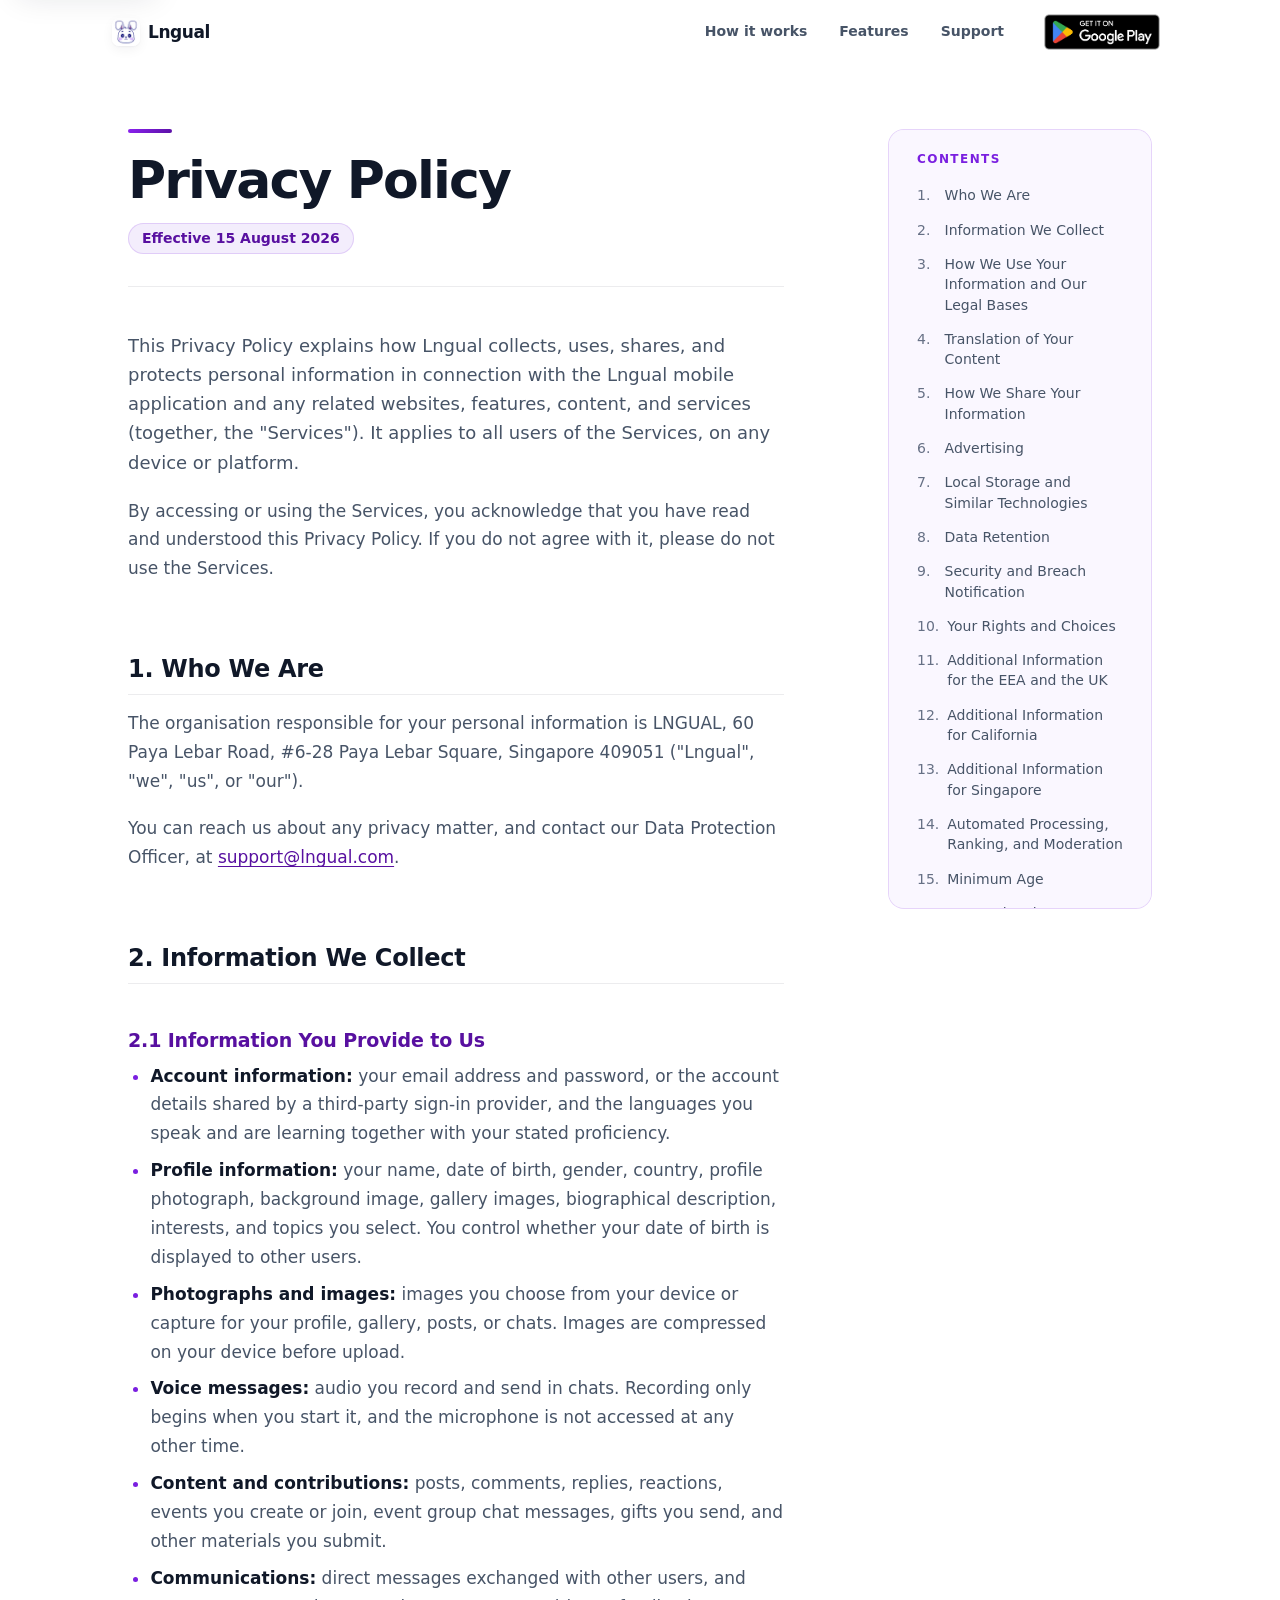
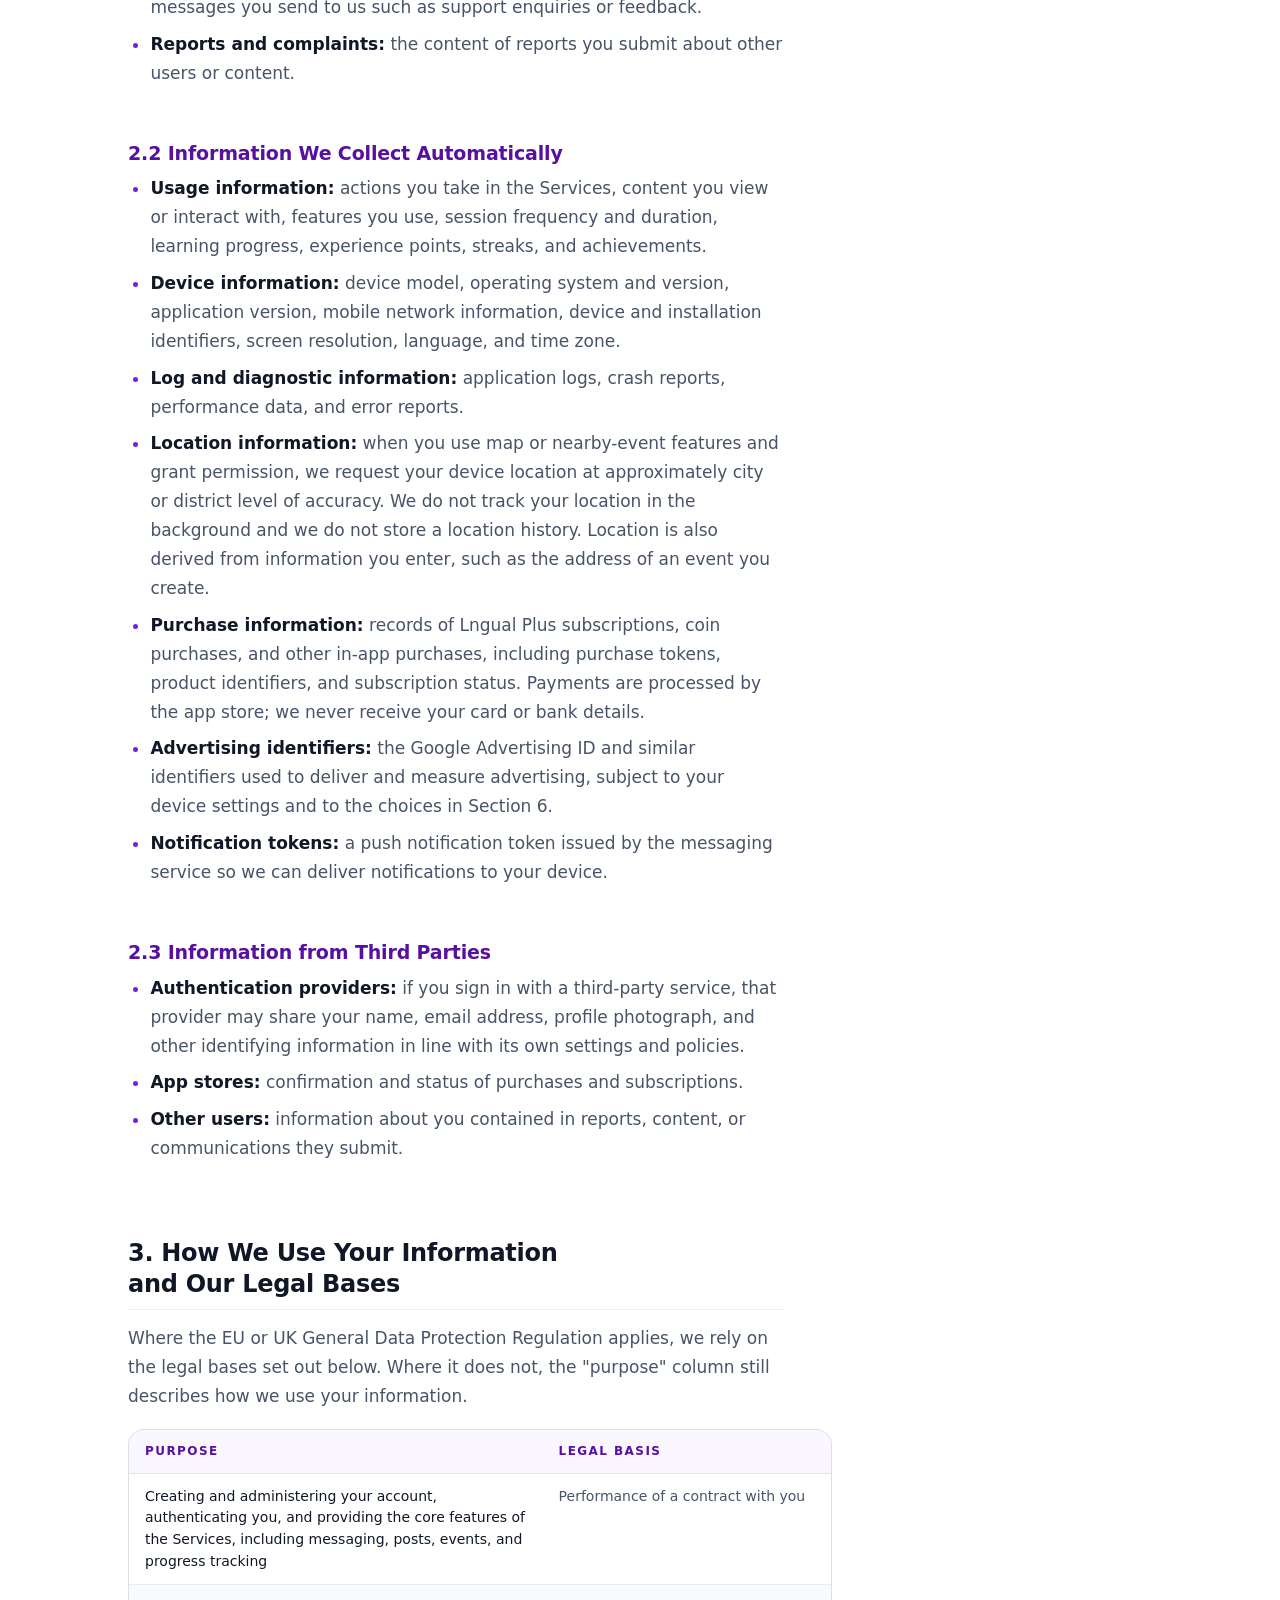
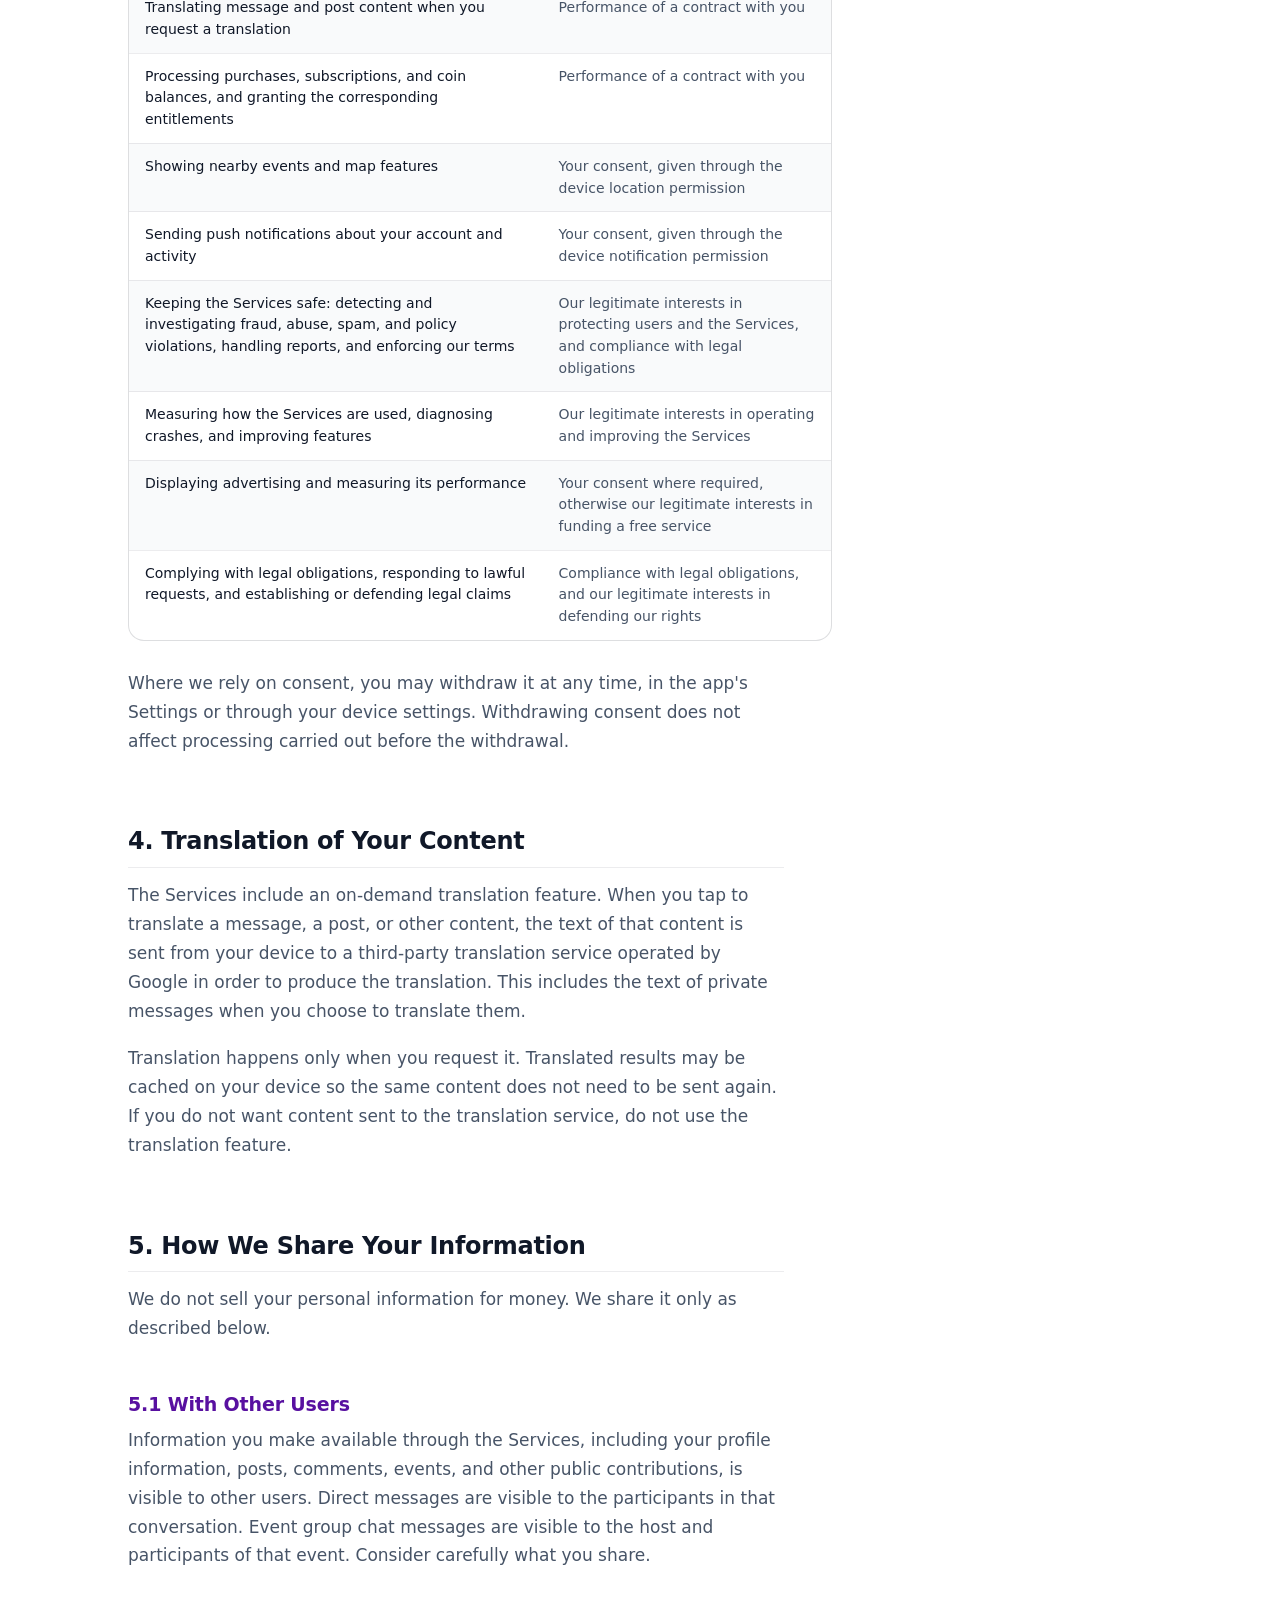
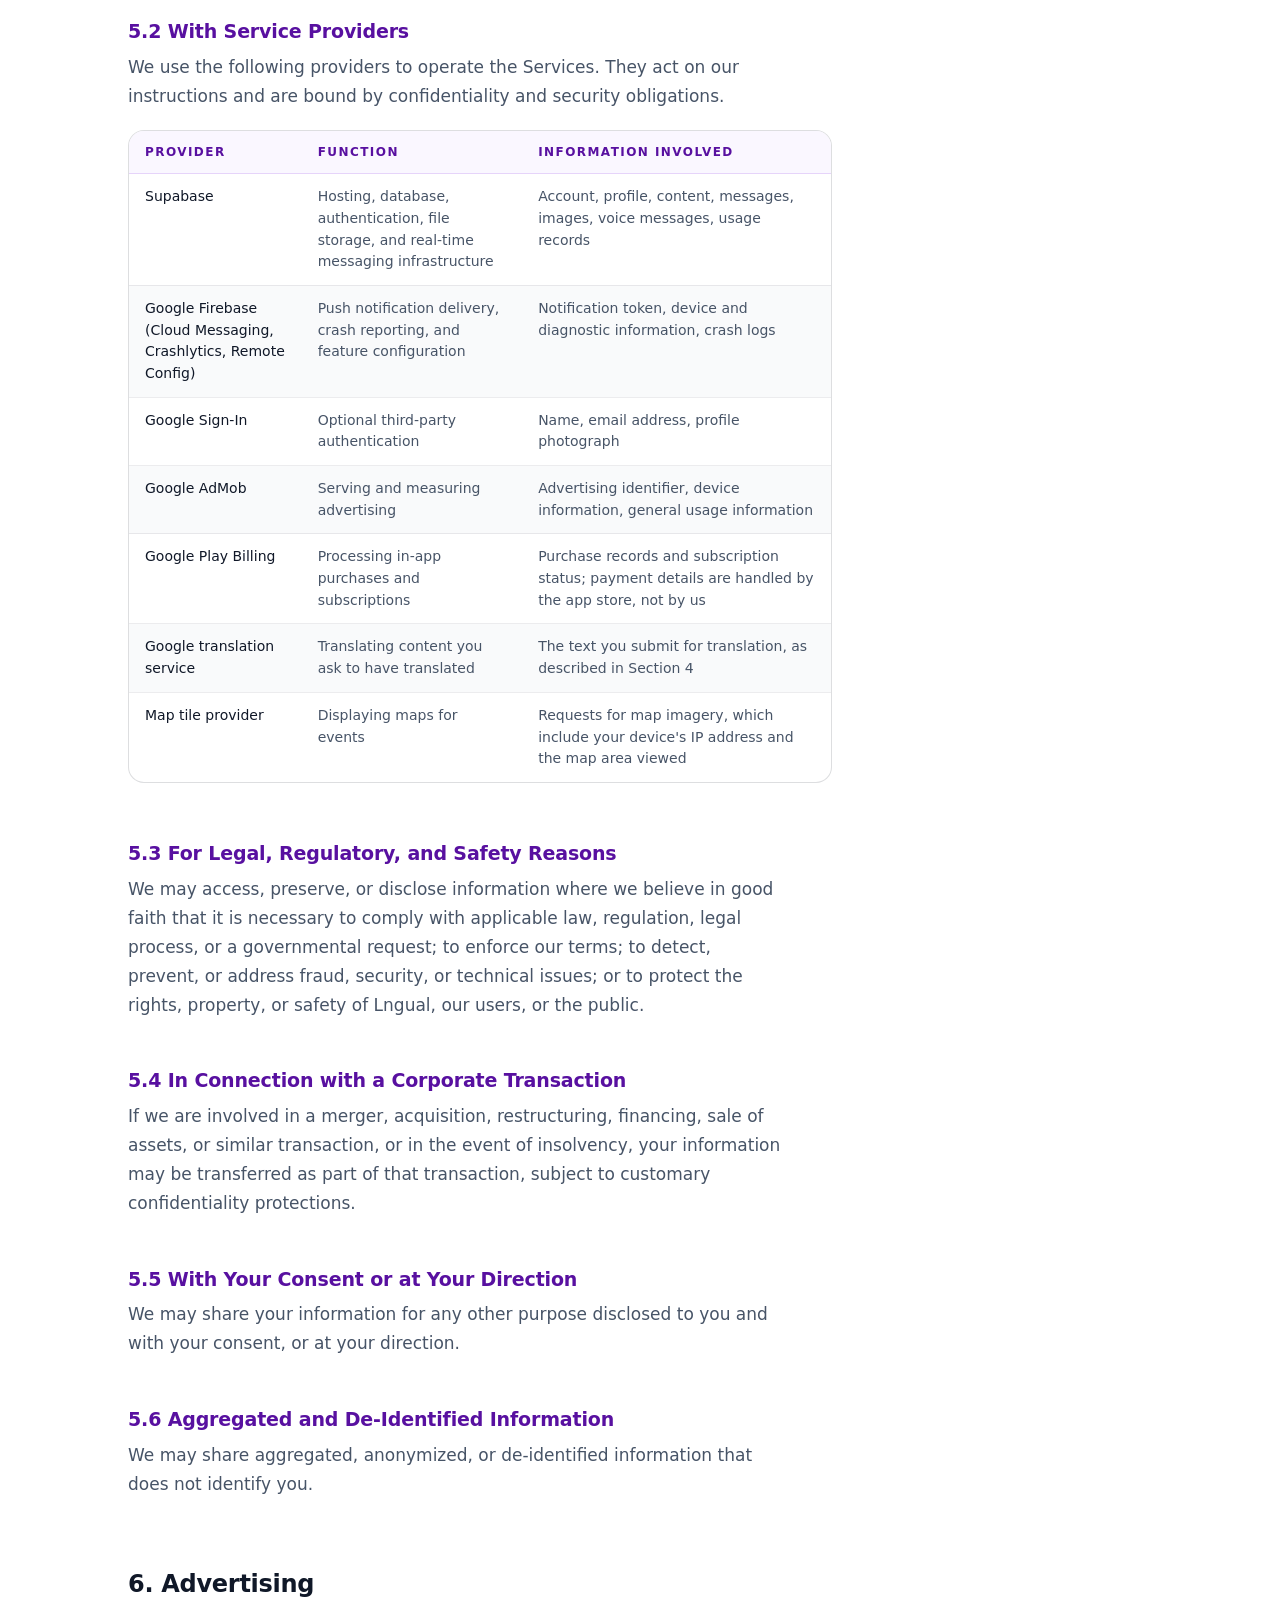
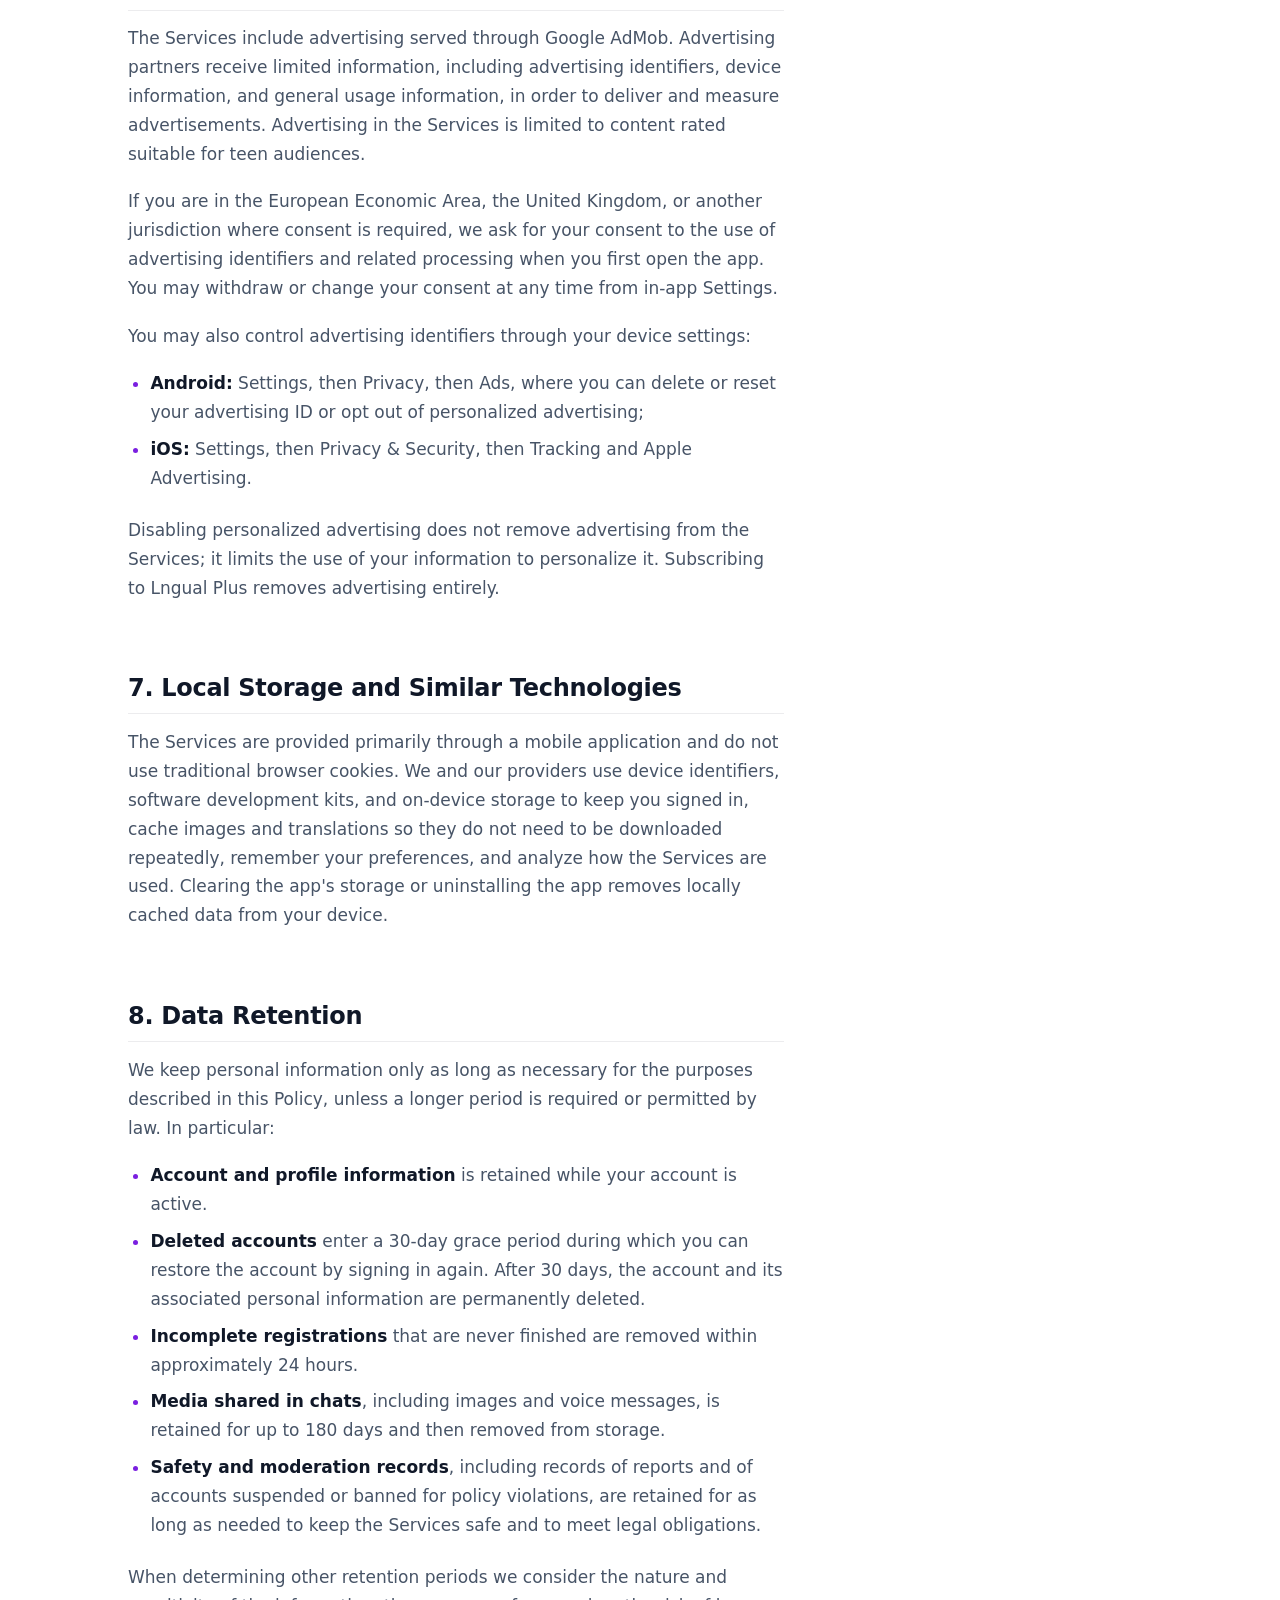
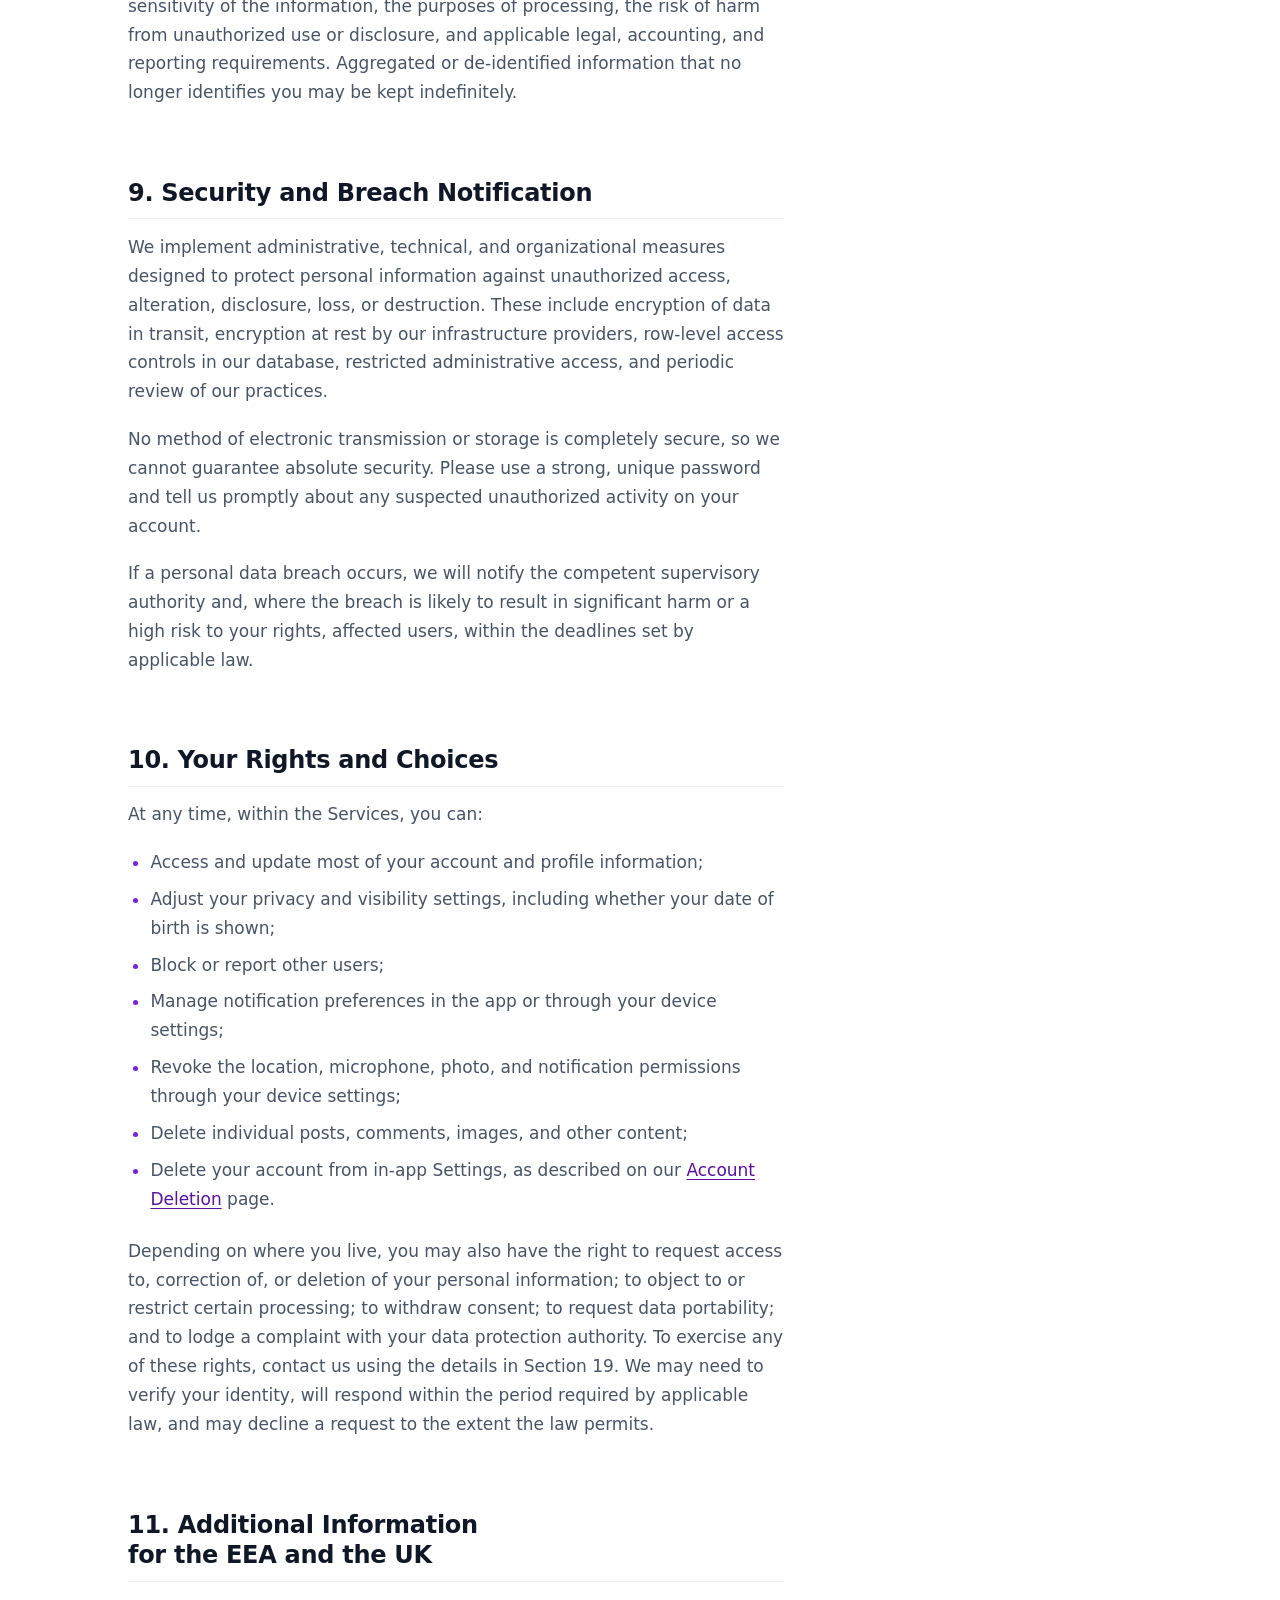
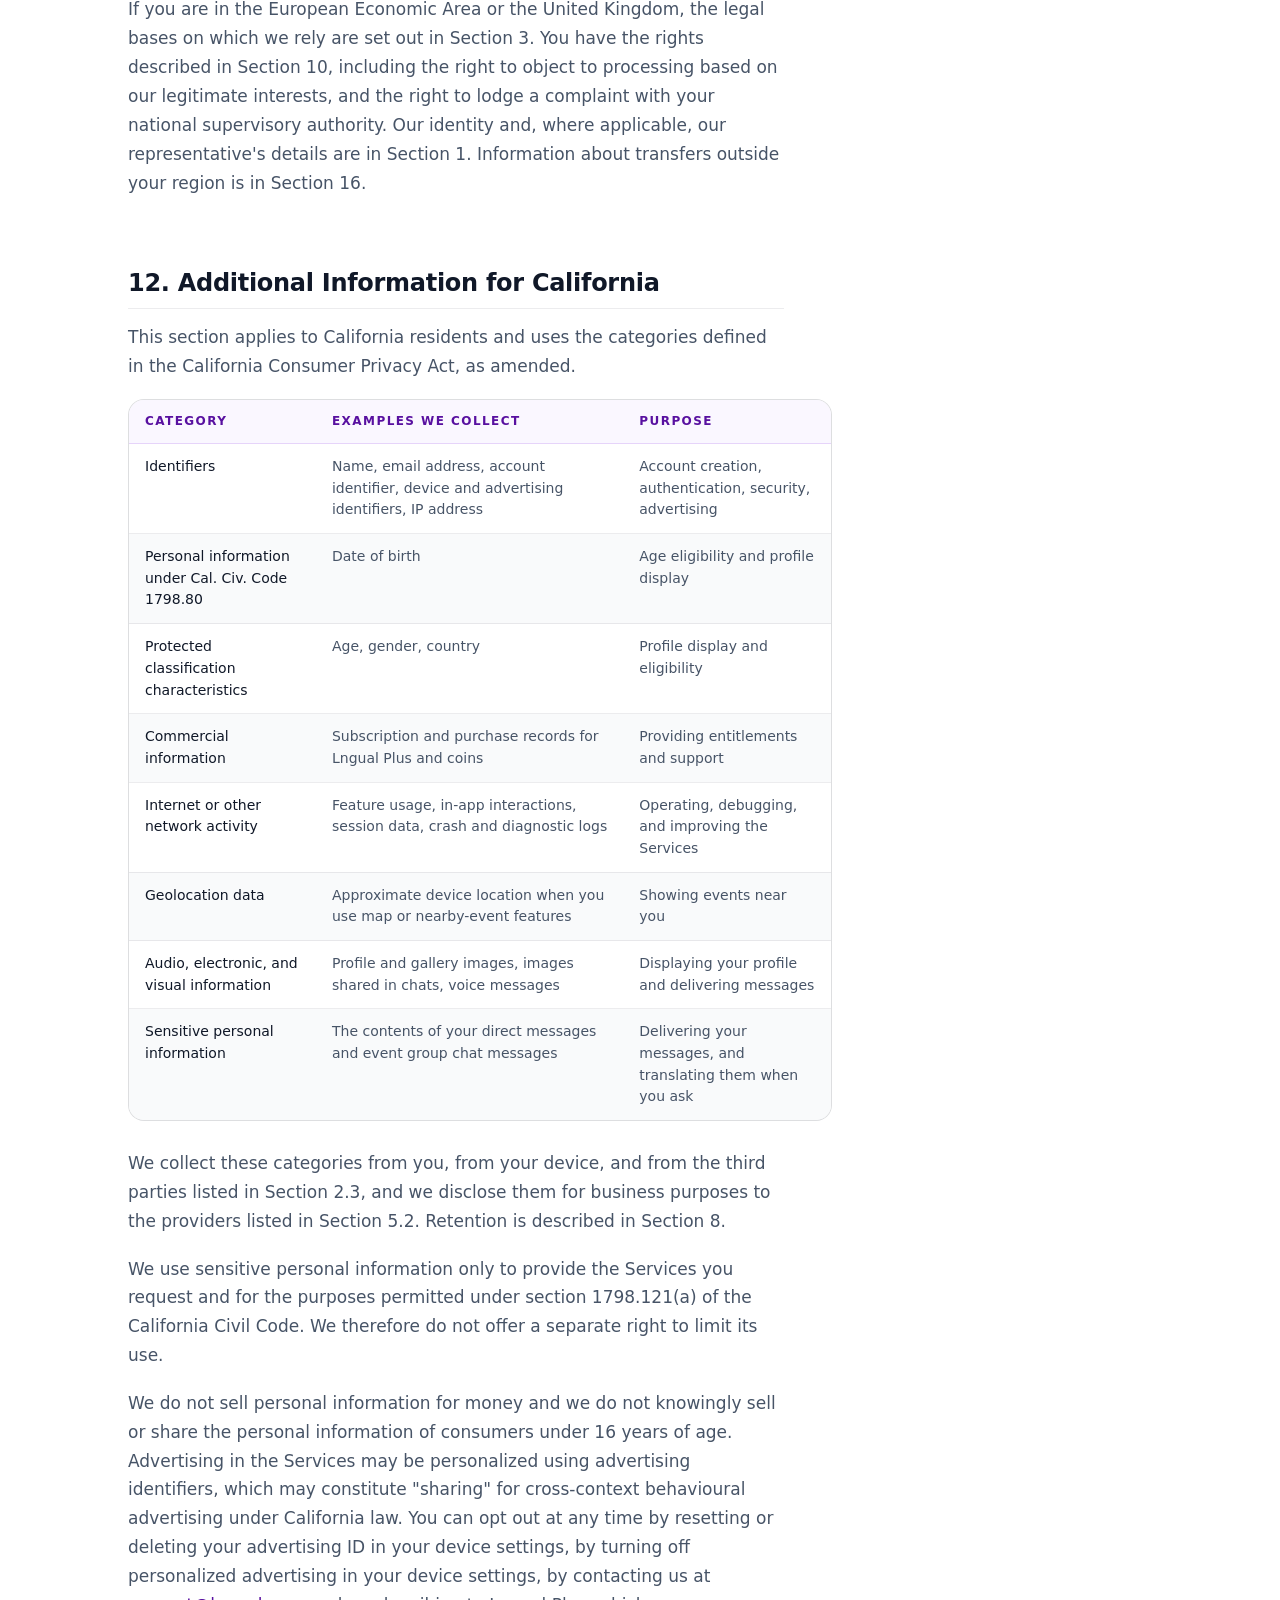
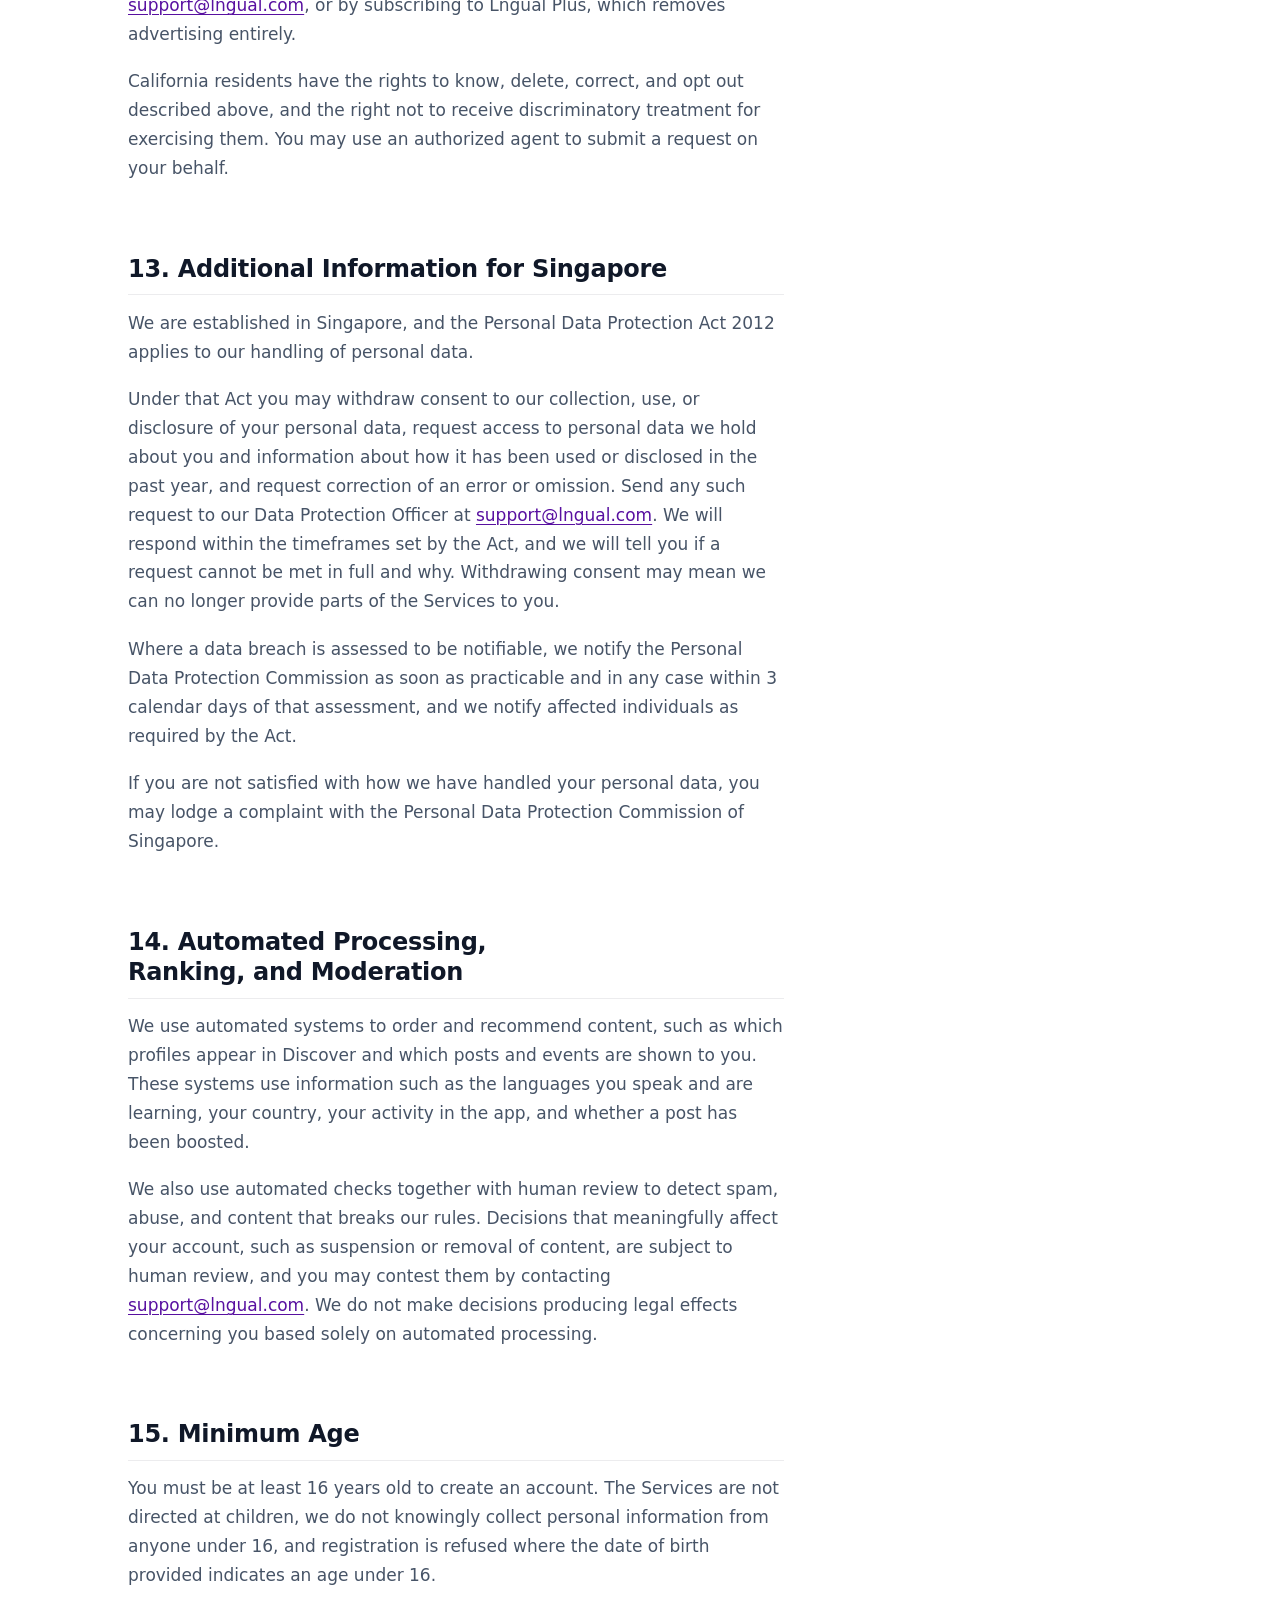
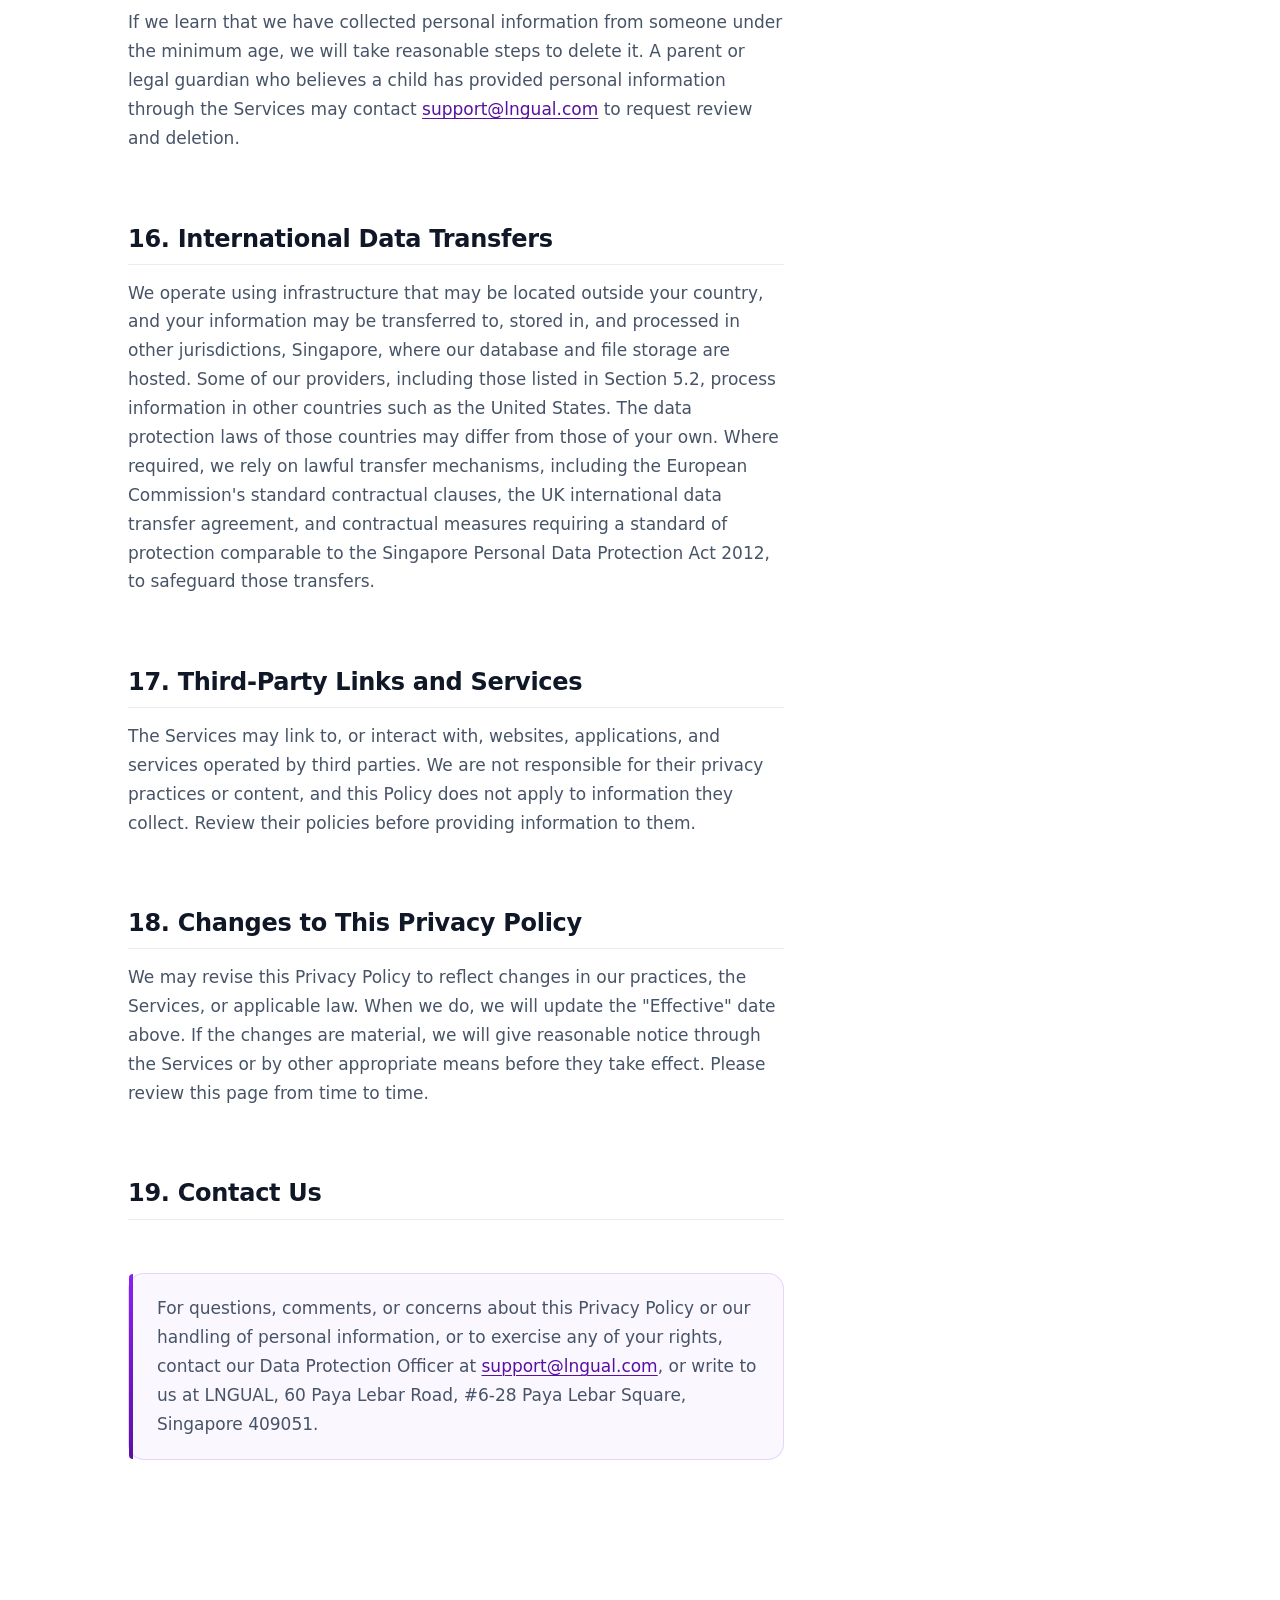
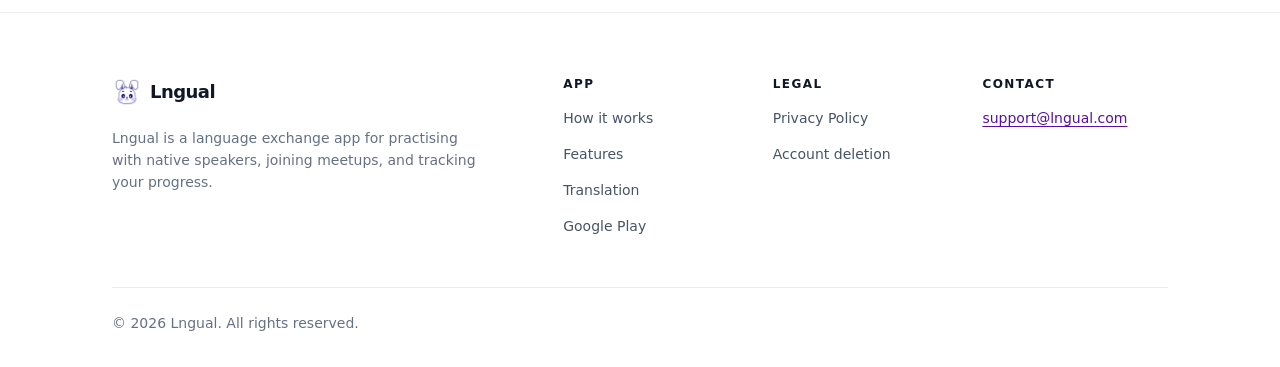
<file: privacy.html>
<!DOCTYPE html>
<html lang="en">
<head>
<meta charset="UTF-8">
<meta name="viewport" content="width=device-width, initial-scale=1.0">
<title>Privacy Policy | Lngual</title>
<meta name="description" content="How Lngual collects, uses, shares, and protects your personal information, the legal bases we rely on, and the privacy rights available to you.">
<meta name="theme-color" content="#ffffff">
<link rel="icon" href="/icon-64.png">
<link rel="apple-touch-icon" href="/icon-180.png">
<meta property="og:title" content="Privacy Policy | Lngual">
<meta property="og:description" content="How Lngual collects, uses, shares, and protects your personal information.">
<meta property="og:type" content="article">
<meta property="og:locale" content="en_GB">
<meta name="twitter:card" content="summary_large_image">
<meta name="twitter:title" content="Privacy Policy | Lngual">
<meta name="twitter:description" content="How Lngual collects, uses, shares, and protects your personal information.">
<meta name="twitter:image" content="https://lngual.com/play-store-feature-1024x500.png">
<meta name="twitter:image:alt" content="Lngual, language exchange app">
<link rel="canonical" href="https://lngual.com/privacy">
<meta property="og:url" content="https://lngual.com/privacy">
<meta property="og:image" content="https://lngual.com/play-store-feature-1024x500.png">
<meta property="og:image:type" content="image/png">
<meta property="og:image:width" content="1024">
<meta property="og:image:height" content="500">
<meta property="og:image:alt" content="Lngual, language exchange app">
<meta property="og:site_name" content="Lngual">
<link rel="stylesheet" href="/style.css">
<script>document.documentElement.className+=" js-reveal";setTimeout(function(){if(!window.__revealBooted){var n=document.querySelectorAll(".reveal");for(var i=0;i<n.length;i++){n[i].className+=" is-visible"}}},2000);</script>
</head>
<body>
<a class="skip-link" href="#main">Skip to content</a>

<header class="site-header" data-header>
  <div class="wrap hdr-inner">
    <a class="hdr-brand" href="/">
      <img class="hdr-logo" src="/icon-64.png" alt="" width="28" height="28" decoding="async">
      <span>Lngual</span>
    </a>

    <nav class="hdr-nav" aria-label="Primary">
      <ul class="hdr-links" role="list">
        <li><a class="hdr-link" href="/#how">How it works</a></li>
        <li><a class="hdr-link" href="/#features">Features</a></li>
        <li><a class="hdr-link" href="mailto:support@lngual.com">Support</a></li>
      </ul>

      <a class="pbadge pbadge--sm hdr-badge" href="https://play.google.com/store/apps/details?id=com.polylngual.lngual"><img src="/google-play-badge.png" alt="Get it on Google Play" width="132" height="51" decoding="async"></a>
    </nav>
  </div>
</header>

<main class="doc" id="main" tabindex="-1">

<div class="doc-header reveal reveal--sm">
  <h1>Privacy Policy</h1>
  <p class="updated">Effective 15 August 2026</p>
</div>

<p>This Privacy Policy explains how Lngual collects, uses, shares, and protects personal information in connection with the Lngual mobile application and any related websites, features, content, and services (together, the "Services"). It applies to all users of the Services, on any device or platform.</p>

<p>By accessing or using the Services, you acknowledge that you have read and understood this Privacy Policy. If you do not agree with it, please do not use the Services.</p>

<nav class="toc" aria-label="Contents">
  <p>Contents</p>
  <ol>
    <li><a href="#who-we-are">Who We Are</a></li>
    <li><a href="#information-we-collect">Information We Collect</a></li>
    <li><a href="#how-we-use">How We Use Your Information and Our Legal Bases</a></li>
    <li><a href="#translation">Translation of Your Content</a></li>
    <li><a href="#how-we-share">How We Share Your Information</a></li>
    <li><a href="#advertising">Advertising</a></li>
    <li><a href="#local-storage">Local Storage and Similar Technologies</a></li>
    <li><a href="#retention">Data Retention</a></li>
    <li><a href="#security">Security and Breach Notification</a></li>
    <li><a href="#your-rights">Your Rights and Choices</a></li>
    <li><a href="#eea-uk">Additional Information for the EEA and the UK</a></li>
    <li><a href="#california">Additional Information for California</a></li>
    <li><a href="#singapore">Additional Information for Singapore</a></li>
    <li><a href="#automated">Automated Processing, Ranking, and Moderation</a></li>
    <li><a href="#minimum-age">Minimum Age</a></li>
    <li><a href="#transfers">International Data Transfers</a></li>
    <li><a href="#third-parties">Third-Party Links and Services</a></li>
    <li><a href="#changes">Changes to This Privacy Policy</a></li>
    <li><a href="#contact">Contact Us</a></li>
  </ol>
</nav>

<h2 id="who-we-are">1. Who We Are</h2>
<p>The organisation responsible for your personal information is LNGUAL, 60 Paya Lebar Road, #6-28 Paya Lebar Square, Singapore 409051 ("Lngual", "we", "us", or "our").</p>
<p>You can reach us about any privacy matter, and contact our Data Protection Officer, at <a href="mailto:support@lngual.com">support@lngual.com</a>.</p>

<h2 id="information-we-collect">2. Information We Collect</h2>

<h3>2.1 Information You Provide to Us</h3>
<ul>
  <li><strong>Account information:</strong> your email address and password, or the account details shared by a third-party sign-in provider, and the languages you speak and are learning together with your stated proficiency.</li>
  <li><strong>Profile information:</strong> your name, date of birth, gender, country, profile photograph, background image, gallery images, biographical description, interests, and topics you select. You control whether your date of birth is displayed to other users.</li>
  <li><strong>Photographs and images:</strong> images you choose from your device or capture for your profile, gallery, posts, or chats. Images are compressed on your device before upload.</li>
  <li><strong>Voice messages:</strong> audio you record and send in chats. Recording only begins when you start it, and the microphone is not accessed at any other time.</li>
  <li><strong>Content and contributions:</strong> posts, comments, replies, reactions, events you create or join, event group chat messages, gifts you send, and other materials you submit.</li>
  <li><strong>Communications:</strong> direct messages exchanged with other users, and messages you send to us such as support enquiries or feedback.</li>
  <li><strong>Reports and complaints:</strong> the content of reports you submit about other users or content.</li>
</ul>

<h3>2.2 Information We Collect Automatically</h3>
<ul>
  <li><strong>Usage information:</strong> actions you take in the Services, content you view or interact with, features you use, session frequency and duration, learning progress, experience points, streaks, and achievements.</li>
  <li><strong>Device information:</strong> device model, operating system and version, application version, mobile network information, device and installation identifiers, screen resolution, language, and time zone.</li>
  <li><strong>Log and diagnostic information:</strong> application logs, crash reports, performance data, and error reports.</li>
  <li><strong>Location information:</strong> when you use map or nearby-event features and grant permission, we request your device location at approximately city or district level of accuracy. We do not track your location in the background and we do not store a location history. Location is also derived from information you enter, such as the address of an event you create.</li>
  <li><strong>Purchase information:</strong> records of Lngual Plus subscriptions, coin purchases, and other in-app purchases, including purchase tokens, product identifiers, and subscription status. Payments are processed by the app store; we never receive your card or bank details.</li>
  <li><strong>Advertising identifiers:</strong> the Google Advertising ID and similar identifiers used to deliver and measure advertising, subject to your device settings and to the choices in Section 6.</li>
  <li><strong>Notification tokens:</strong> a push notification token issued by the messaging service so we can deliver notifications to your device.</li>
</ul>

<h3>2.3 Information from Third Parties</h3>
<ul>
  <li><strong>Authentication providers:</strong> if you sign in with a third-party service, that provider may share your name, email address, profile photograph, and other identifying information in line with its own settings and policies.</li>
  <li><strong>App stores:</strong> confirmation and status of purchases and subscriptions.</li>
  <li><strong>Other users:</strong> information about you contained in reports, content, or communications they submit.</li>
</ul>

<h2 id="how-we-use">3. How We Use Your Information and Our Legal Bases</h2>
<p>Where the EU or UK General Data Protection Regulation applies, we rely on the legal bases set out below. Where it does not, the "purpose" column still describes how we use your information.</p>

<div class="table-wrap">
<table role="table">
  <thead role="rowgroup">
    <tr role="row"><th role="columnheader" scope="col">Purpose</th><th role="columnheader" scope="col">Legal basis</th></tr>
  </thead>
  <tbody role="rowgroup">
    <tr role="row"><td role="cell" data-label="Purpose">Creating and administering your account, authenticating you, and providing the core features of the Services, including messaging, posts, events, and progress tracking</td><td role="cell" data-label="Legal basis">Performance of a contract with you</td></tr>
    <tr role="row"><td role="cell" data-label="Purpose">Translating message and post content when you request a translation</td><td role="cell" data-label="Legal basis">Performance of a contract with you</td></tr>
    <tr role="row"><td role="cell" data-label="Purpose">Processing purchases, subscriptions, and coin balances, and granting the corresponding entitlements</td><td role="cell" data-label="Legal basis">Performance of a contract with you</td></tr>
    <tr role="row"><td role="cell" data-label="Purpose">Showing nearby events and map features</td><td role="cell" data-label="Legal basis">Your consent, given through the device location permission</td></tr>
    <tr role="row"><td role="cell" data-label="Purpose">Sending push notifications about your account and activity</td><td role="cell" data-label="Legal basis">Your consent, given through the device notification permission</td></tr>
    <tr role="row"><td role="cell" data-label="Purpose">Keeping the Services safe: detecting and investigating fraud, abuse, spam, and policy violations, handling reports, and enforcing our terms</td><td role="cell" data-label="Legal basis">Our legitimate interests in protecting users and the Services, and compliance with legal obligations</td></tr>
    <tr role="row"><td role="cell" data-label="Purpose">Measuring how the Services are used, diagnosing crashes, and improving features</td><td role="cell" data-label="Legal basis">Our legitimate interests in operating and improving the Services</td></tr>
    <tr role="row"><td role="cell" data-label="Purpose">Displaying advertising and measuring its performance</td><td role="cell" data-label="Legal basis">Your consent where required, otherwise our legitimate interests in funding a free service</td></tr>
    <tr role="row"><td role="cell" data-label="Purpose">Complying with legal obligations, responding to lawful requests, and establishing or defending legal claims</td><td role="cell" data-label="Legal basis">Compliance with legal obligations, and our legitimate interests in defending our rights</td></tr>
  </tbody>
</table>
</div>

<p>Where we rely on consent, you may withdraw it at any time, in the app's Settings or through your device settings. Withdrawing consent does not affect processing carried out before the withdrawal.</p>

<h2 id="translation">4. Translation of Your Content</h2>
<p>The Services include an on-demand translation feature. When you tap to translate a message, a post, or other content, the text of that content is sent from your device to a third-party translation service operated by Google in order to produce the translation. This includes the text of private messages when you choose to translate them.</p>
<p>Translation happens only when you request it. Translated results may be cached on your device so the same content does not need to be sent again. If you do not want content sent to the translation service, do not use the translation feature.</p>

<h2 id="how-we-share">5. How We Share Your Information</h2>
<p>We do not sell your personal information for money. We share it only as described below.</p>

<h3>5.1 With Other Users</h3>
<p>Information you make available through the Services, including your profile information, posts, comments, events, and other public contributions, is visible to other users. Direct messages are visible to the participants in that conversation. Event group chat messages are visible to the host and participants of that event. Consider carefully what you share.</p>

<h3>5.2 With Service Providers</h3>
<p>We use the following providers to operate the Services. They act on our instructions and are bound by confidentiality and security obligations.</p>

<div class="table-wrap">
<table role="table">
  <thead role="rowgroup">
    <tr role="row"><th role="columnheader" scope="col">Provider</th><th role="columnheader" scope="col">Function</th><th role="columnheader" scope="col">Information involved</th></tr>
  </thead>
  <tbody role="rowgroup">
    <tr role="row"><td role="cell" data-label="Provider">Supabase</td><td role="cell" data-label="Function">Hosting, database, authentication, file storage, and real-time messaging infrastructure</td><td role="cell" data-label="Information involved">Account, profile, content, messages, images, voice messages, usage records</td></tr>
    <tr role="row"><td role="cell" data-label="Provider">Google Firebase (Cloud Messaging, Crashlytics, Remote Config)</td><td role="cell" data-label="Function">Push notification delivery, crash reporting, and feature configuration</td><td role="cell" data-label="Information involved">Notification token, device and diagnostic information, crash logs</td></tr>
    <tr role="row"><td role="cell" data-label="Provider">Google Sign-In</td><td role="cell" data-label="Function">Optional third-party authentication</td><td role="cell" data-label="Information involved">Name, email address, profile photograph</td></tr>
    <tr role="row"><td role="cell" data-label="Provider">Google AdMob</td><td role="cell" data-label="Function">Serving and measuring advertising</td><td role="cell" data-label="Information involved">Advertising identifier, device information, general usage information</td></tr>
    <tr role="row"><td role="cell" data-label="Provider">Google Play Billing</td><td role="cell" data-label="Function">Processing in-app purchases and subscriptions</td><td role="cell" data-label="Information involved">Purchase records and subscription status; payment details are handled by the app store, not by us</td></tr>
    <tr role="row"><td role="cell" data-label="Provider">Google translation service</td><td role="cell" data-label="Function">Translating content you ask to have translated</td><td role="cell" data-label="Information involved">The text you submit for translation, as described in Section 4</td></tr>
    <tr role="row"><td role="cell" data-label="Provider">Map tile provider</td><td role="cell" data-label="Function">Displaying maps for events</td><td role="cell" data-label="Information involved">Requests for map imagery, which include your device's IP address and the map area viewed</td></tr>
  </tbody>
</table>
</div>

<h3>5.3 For Legal, Regulatory, and Safety Reasons</h3>
<p>We may access, preserve, or disclose information where we believe in good faith that it is necessary to comply with applicable law, regulation, legal process, or a governmental request; to enforce our terms; to detect, prevent, or address fraud, security, or technical issues; or to protect the rights, property, or safety of Lngual, our users, or the public.</p>

<h3>5.4 In Connection with a Corporate Transaction</h3>
<p>If we are involved in a merger, acquisition, restructuring, financing, sale of assets, or similar transaction, or in the event of insolvency, your information may be transferred as part of that transaction, subject to customary confidentiality protections.</p>

<h3>5.5 With Your Consent or at Your Direction</h3>
<p>We may share your information for any other purpose disclosed to you and with your consent, or at your direction.</p>

<h3>5.6 Aggregated and De-Identified Information</h3>
<p>We may share aggregated, anonymized, or de-identified information that does not identify you.</p>

<h2 id="advertising">6. Advertising</h2>
<p>The Services include advertising served through Google AdMob. Advertising partners receive limited information, including advertising identifiers, device information, and general usage information, in order to deliver and measure advertisements. Advertising in the Services is limited to content rated suitable for teen audiences.</p>
<p>If you are in the European Economic Area, the United Kingdom, or another jurisdiction where consent is required, we ask for your consent to the use of advertising identifiers and related processing when you first open the app. You may withdraw or change your consent at any time from in-app Settings.</p>
<p>You may also control advertising identifiers through your device settings:</p>
<ul>
  <li><strong>Android:</strong> Settings, then Privacy, then Ads, where you can delete or reset your advertising ID or opt out of personalized advertising;</li>
  <li><strong>iOS:</strong> Settings, then Privacy &amp; Security, then Tracking and Apple Advertising.</li>
</ul>
<p>Disabling personalized advertising does not remove advertising from the Services; it limits the use of your information to personalize it. Subscribing to Lngual Plus removes advertising entirely.</p>

<h2 id="local-storage">7. Local Storage and Similar Technologies</h2>
<p>The Services are provided primarily through a mobile application and do not use traditional browser cookies. We and our providers use device identifiers, software development kits, and on-device storage to keep you signed in, cache images and translations so they do not need to be downloaded repeatedly, remember your preferences, and analyze how the Services are used. Clearing the app's storage or uninstalling the app removes locally cached data from your device.</p>

<h2 id="retention">8. Data Retention</h2>
<p>We keep personal information only as long as necessary for the purposes described in this Policy, unless a longer period is required or permitted by law. In particular:</p>
<ul>
  <li><strong>Account and profile information</strong> is retained while your account is active.</li>
  <li><strong>Deleted accounts</strong> enter a 30-day grace period during which you can restore the account by signing in again. After 30 days, the account and its associated personal information are permanently deleted.</li>
  <li><strong>Incomplete registrations</strong> that are never finished are removed within approximately 24 hours.</li>
  <li><strong>Media shared in chats</strong>, including images and voice messages, is retained for up to 180 days and then removed from storage.</li>
  <li><strong>Safety and moderation records</strong>, including records of reports and of accounts suspended or banned for policy violations, are retained for as long as needed to keep the Services safe and to meet legal obligations.</li>
</ul>
<p>When determining other retention periods we consider the nature and sensitivity of the information, the purposes of processing, the risk of harm from unauthorized use or disclosure, and applicable legal, accounting, and reporting requirements. Aggregated or de-identified information that no longer identifies you may be kept indefinitely.</p>

<h2 id="security">9. Security and Breach Notification</h2>
<p>We implement administrative, technical, and organizational measures designed to protect personal information against unauthorized access, alteration, disclosure, loss, or destruction. These include encryption of data in transit, encryption at rest by our infrastructure providers, row-level access controls in our database, restricted administrative access, and periodic review of our practices.</p>
<p>No method of electronic transmission or storage is completely secure, so we cannot guarantee absolute security. Please use a strong, unique password and tell us promptly about any suspected unauthorized activity on your account.</p>
<p>If a personal data breach occurs, we will notify the competent supervisory authority and, where the breach is likely to result in significant harm or a high risk to your rights, affected users, within the deadlines set by applicable law.</p>

<h2 id="your-rights">10. Your Rights and Choices</h2>
<p>At any time, within the Services, you can:</p>
<ul>
  <li>Access and update most of your account and profile information;</li>
  <li>Adjust your privacy and visibility settings, including whether your date of birth is shown;</li>
  <li>Block or report other users;</li>
  <li>Manage notification preferences in the app or through your device settings;</li>
  <li>Revoke the location, microphone, photo, and notification permissions through your device settings;</li>
  <li>Delete individual posts, comments, images, and other content;</li>
  <li>Delete your account from in-app Settings, as described on our <a href="/delete-account">Account Deletion</a> page.</li>
</ul>
<p>Depending on where you live, you may also have the right to request access to, correction of, or deletion of your personal information; to object to or restrict certain processing; to withdraw consent; to request data portability; and to lodge a complaint with your data protection authority. To exercise any of these rights, contact us using the details in Section 19. We may need to verify your identity, will respond within the period required by applicable law, and may decline a request to the extent the law permits.</p>

<h2 id="eea-uk">11. Additional Information for the EEA and the UK</h2>
<p>If you are in the European Economic Area or the United Kingdom, the legal bases on which we rely are set out in Section 3. You have the rights described in Section 10, including the right to object to processing based on our legitimate interests, and the right to lodge a complaint with your national supervisory authority. Our identity and, where applicable, our representative's details are in Section 1. Information about transfers outside your region is in Section 16.</p>

<h2 id="california">12. Additional Information for California</h2>
<p>This section applies to California residents and uses the categories defined in the California Consumer Privacy Act, as amended.</p>

<div class="table-wrap">
<table role="table">
  <thead role="rowgroup">
    <tr role="row"><th role="columnheader" scope="col">Category</th><th role="columnheader" scope="col">Examples we collect</th><th role="columnheader" scope="col">Purpose</th></tr>
  </thead>
  <tbody role="rowgroup">
    <tr role="row"><td role="cell" data-label="Category">Identifiers</td><td role="cell" data-label="Examples we collect">Name, email address, account identifier, device and advertising identifiers, IP address</td><td role="cell" data-label="Purpose">Account creation, authentication, security, advertising</td></tr>
    <tr role="row"><td role="cell" data-label="Category">Personal information under Cal. Civ. Code 1798.80</td><td role="cell" data-label="Examples we collect">Date of birth</td><td role="cell" data-label="Purpose">Age eligibility and profile display</td></tr>
    <tr role="row"><td role="cell" data-label="Category">Protected classification characteristics</td><td role="cell" data-label="Examples we collect">Age, gender, country</td><td role="cell" data-label="Purpose">Profile display and eligibility</td></tr>
    <tr role="row"><td role="cell" data-label="Category">Commercial information</td><td role="cell" data-label="Examples we collect">Subscription and purchase records for Lngual Plus and coins</td><td role="cell" data-label="Purpose">Providing entitlements and support</td></tr>
    <tr role="row"><td role="cell" data-label="Category">Internet or other network activity</td><td role="cell" data-label="Examples we collect">Feature usage, in-app interactions, session data, crash and diagnostic logs</td><td role="cell" data-label="Purpose">Operating, debugging, and improving the Services</td></tr>
    <tr role="row"><td role="cell" data-label="Category">Geolocation data</td><td role="cell" data-label="Examples we collect">Approximate device location when you use map or nearby-event features</td><td role="cell" data-label="Purpose">Showing events near you</td></tr>
    <tr role="row"><td role="cell" data-label="Category">Audio, electronic, and visual information</td><td role="cell" data-label="Examples we collect">Profile and gallery images, images shared in chats, voice messages</td><td role="cell" data-label="Purpose">Displaying your profile and delivering messages</td></tr>
    <tr role="row"><td role="cell" data-label="Category">Sensitive personal information</td><td role="cell" data-label="Examples we collect">The contents of your direct messages and event group chat messages</td><td role="cell" data-label="Purpose">Delivering your messages, and translating them when you ask</td></tr>
  </tbody>
</table>
</div>

<p>We collect these categories from you, from your device, and from the third parties listed in Section 2.3, and we disclose them for business purposes to the providers listed in Section 5.2. Retention is described in Section 8.</p>
<p>We use sensitive personal information only to provide the Services you request and for the purposes permitted under section 1798.121(a) of the California Civil Code. We therefore do not offer a separate right to limit its use.</p>
<p>We do not sell personal information for money and we do not knowingly sell or share the personal information of consumers under 16 years of age. Advertising in the Services may be personalized using advertising identifiers, which may constitute "sharing" for cross-context behavioural advertising under California law. You can opt out at any time by resetting or deleting your advertising ID in your device settings, by turning off personalized advertising in your device settings, by contacting us at <a href="mailto:support@lngual.com">support@lngual.com</a>, or by subscribing to Lngual Plus, which removes advertising entirely.</p>
<p>California residents have the rights to know, delete, correct, and opt out described above, and the right not to receive discriminatory treatment for exercising them. You may use an authorized agent to submit a request on your behalf.</p>

<h2 id="singapore">13. Additional Information for Singapore</h2>
<p>We are established in Singapore, and the Personal Data Protection Act 2012 applies to our handling of personal data.</p>
<p>Under that Act you may withdraw consent to our collection, use, or disclosure of your personal data, request access to personal data we hold about you and information about how it has been used or disclosed in the past year, and request correction of an error or omission. Send any such request to our Data Protection Officer at <a href="mailto:support@lngual.com">support@lngual.com</a>. We will respond within the timeframes set by the Act, and we will tell you if a request cannot be met in full and why. Withdrawing consent may mean we can no longer provide parts of the Services to you.</p>
<p>Where a data breach is assessed to be notifiable, we notify the Personal Data Protection Commission as soon as practicable and in any case within 3 calendar days of that assessment, and we notify affected individuals as required by the Act.</p>
<p>If you are not satisfied with how we have handled your personal data, you may lodge a complaint with the Personal Data Protection Commission of Singapore.</p>

<h2 id="automated">14. Automated Processing, Ranking, and Moderation</h2>
<p>We use automated systems to order and recommend content, such as which profiles appear in Discover and which posts and events are shown to you. These systems use information such as the languages you speak and are learning, your country, your activity in the app, and whether a post has been boosted.</p>
<p>We also use automated checks together with human review to detect spam, abuse, and content that breaks our rules. Decisions that meaningfully affect your account, such as suspension or removal of content, are subject to human review, and you may contest them by contacting <a href="mailto:support@lngual.com">support@lngual.com</a>. We do not make decisions producing legal effects concerning you based solely on automated processing.</p>

<h2 id="minimum-age">15. Minimum Age</h2>
<p>You must be at least 16 years old to create an account. The Services are not directed at children, we do not knowingly collect personal information from anyone under 16, and registration is refused where the date of birth provided indicates an age under 16.</p>
<p>If we learn that we have collected personal information from someone under the minimum age, we will take reasonable steps to delete it. A parent or legal guardian who believes a child has provided personal information through the Services may contact <a href="mailto:support@lngual.com">support@lngual.com</a> to request review and deletion.</p>

<h2 id="transfers">16. International Data Transfers</h2>
<p>We operate using infrastructure that may be located outside your country, and your information may be transferred to, stored in, and processed in other jurisdictions, Singapore, where our database and file storage are hosted. Some of our providers, including those listed in Section 5.2, process information in other countries such as the United States. The data protection laws of those countries may differ from those of your own. Where required, we rely on lawful transfer mechanisms, including the European Commission's standard contractual clauses, the UK international data transfer agreement, and contractual measures requiring a standard of protection comparable to the Singapore Personal Data Protection Act 2012, to safeguard those transfers.</p>

<h2 id="third-parties">17. Third-Party Links and Services</h2>
<p>The Services may link to, or interact with, websites, applications, and services operated by third parties. We are not responsible for their privacy practices or content, and this Policy does not apply to information they collect. Review their policies before providing information to them.</p>

<h2 id="changes">18. Changes to This Privacy Policy</h2>
<p>We may revise this Privacy Policy to reflect changes in our practices, the Services, or applicable law. When we do, we will update the "Effective" date above. If the changes are material, we will give reasonable notice through the Services or by other appropriate means before they take effect. Please review this page from time to time.</p>

<h2 id="contact">19. Contact Us</h2>
<div class="callout">
<p>For questions, comments, or concerns about this Privacy Policy or our handling of personal information, or to exercise any of your rights, contact our Data Protection Officer at <a href="mailto:support@lngual.com">support@lngual.com</a>, or write to us at LNGUAL, 60 Paya Lebar Road, #6-28 Paya Lebar Square, Singapore 409051.</p>
</div>

</main>

<footer class="ctaf-footer">
  <div class="wrap">
    <div class="ctaf-grid" data-stagger>
      <div class="reveal reveal--sm">
        <a class="ctaf-wordmark" href="/">
          <img src="/play-store-icon-512.png" alt="" width="30" height="30" loading="lazy" decoding="async">
          <span>Lngual</span>
        </a>
        <p class="ctaf-desc">
          Lngual is a language exchange app for practising with native speakers,
          joining meetups, and tracking your progress.
        </p>
      </div>

      <nav class="ctaf-nav reveal reveal--sm" aria-label="Footer">
        <div>
          <p class="ctaf-col-title" id="ctaf-col-app">App</p>
          <ul class="ctaf-list" aria-labelledby="ctaf-col-app">
            <li><a class="ctaf-link" href="/#how">How it works</a></li>
            <li><a class="ctaf-link" href="/#features">Features</a></li>
            <li><a class="ctaf-link" href="/#translation">Translation</a></li>
            <li><a class="ctaf-link" href="https://play.google.com/store/apps/details?id=com.polylngual.lngual" data-play-link>Google Play</a></li>
          </ul>
        </div>
        <div>
          <p class="ctaf-col-title" id="ctaf-col-legal">Legal</p>
          <ul class="ctaf-list" aria-labelledby="ctaf-col-legal">
            <li><a class="ctaf-link" href="/privacy">Privacy Policy</a></li>
            <li><a class="ctaf-link" href="/delete-account">Account deletion</a></li>
          </ul>
        </div>
        <div>
          <p class="ctaf-col-title" id="ctaf-col-contact">Contact</p>
          <ul class="ctaf-list" aria-labelledby="ctaf-col-contact">
            <li><a class="ctaf-link ctaf-link-mail" href="mailto:support@lngual.com">support@lngual.com</a></li>
          </ul>
        </div>
      </nav>
    </div>

    <p class="ctaf-bottom">&copy; 2026 Lngual. All rights reserved.</p>
  </div>
</footer>

<script src="/reveal.js" defer></script>
</body>
</html>
</file>
<file: style.css>
/* ===== FOUNDATION - tokens, reset, base, buttons, a11y =============== */
/* =========================================================================
   LNGUAL - FOUNDATION LAYER
   Tokens, reset, base elements, layout primitives, buttons, a11y utilities.
   Section styles (header, hero, steps, showcase, dark CTA, footer, legal
   documents) belong in later layers and must build on what is defined here.
   ========================================================================= */

/* --- 1. TOKENS --------------------------------------------------------- */

:root {
  /* Brand */
  --brand: #7A1FE0;         /* links, eyebrows, focus ring - 6.8:1 on white */
  --brand-deep: #5810A0;    /* strong brand text, pressed - 10.5:1 on white */
  --brand-bright: #8820F0;  /* two-tone headline accent - 6.0:1 on white */
  --brand-grad: linear-gradient(135deg, #8B22F0, #5A10A4);
  --brand-grad-hover: linear-gradient(135deg, #7A18DE, #4B0C8C);

  /* Brand tints - backgrounds only, never text */
  --tint-050: #FAF7FF;  --tint-100: #F3EDFC;  --tint-200: #E7DBF8;
  --tint-line: rgba(122, 31, 224, 0.16);

  /* Neutrals */
  --ink: #101828;           /* headings + dark section background */
  --ink-soft: #1D2939;
  --body: #475467;          /* primary body copy - 7.7:1 on white */
  --muted: #667085;         /* secondary copy - 5.0:1 on white */
  --faint: #98A2B3;         /* decorative text only, never essential */
  --hairline: rgba(16, 24, 40, 0.08);
  --hairline-strong: rgba(16, 24, 40, 0.14);

  /* Secondary accents - decorative curves, sparing use */
  --accent-yellow: #F5BB00;  --accent-teal: #67A2B9;  --accent-coral: #FF7A45;
  /* text-safe siblings of those hues, AA on white */
  --accent-teal-ink: #2E6C84;  --accent-coral-ink: #C2410C;

  /* Surfaces */
  --page-bg: #FFFFFF;
  --surface: #FFFFFF;
  --surface-alt: #F9FAFB;
  --hero-grad: linear-gradient(167deg, #FDFCFF 8%, #F4EEFC 50%, #EEF1F9 92%);

  /* Semantic text - flipped wholesale by .theme-dark */
  --text-heading: var(--ink);
  --text-body: var(--body);
  --text-muted: var(--muted);
  --focus-color: var(--brand-bright);
  --focus-halo: #FFFFFF;

  /* Type */
  --font-sans: system-ui, -apple-system, BlinkMacSystemFont, "Segoe UI", Roboto,
    Oxygen, Ubuntu, Cantarell, "Fira Sans", "Droid Sans", "Helvetica Neue", sans-serif;

  --fs-display: clamp(2.75rem, 1.4rem + 6vw, 5rem);          /* 44 → 80 */
  --fs-h1: clamp(2.125rem, 1.2rem + 3.6vw, 3.25rem);         /* 34 → 52 */
  --fs-h2: clamp(2rem, 1.15rem + 3.2vw, 3.5rem);             /* 32 → 56 */
  --fs-h3: clamp(1.25rem, 1.1rem + 0.55vw, 1.5rem);          /* 20 → 24 */
  --fs-h4: clamp(1.0625rem, 1rem + 0.28vw, 1.1875rem);       /* 17 → 19 */
  --fs-lede: clamp(1.0625rem, 1.01rem + 0.24vw, 1.125rem);   /* 17 → 18 */
  --fs-body: clamp(1rem, 0.97rem + 0.13vw, 1.0625rem);       /* 16 → 17 */
  --fs-small: 0.875rem;
  --fs-eyebrow: clamp(0.6875rem, 0.66rem + 0.12vw, 0.75rem); /* 11 → 12 */

  --lh-display: 0.98;   --lh-heading: 1.06;  --lh-snug: 1.28;  --lh-body: 1.65;
  --ls-display: -0.045em; --ls-h2: -0.03em;  --ls-h3: -0.02em; --ls-eyebrow: 0.12em;
  --fw-medium: 500;     --fw-semibold: 600;  --fw-bold: 700;   --fw-black: 900;

  --measure: 60ch;

  /* Spacing - 4 8 12 16 24 32 40 48 64 80 96 112 */
  --sp-1: 0.25rem;  --sp-2: 0.5rem;   --sp-3: 0.75rem;  --sp-4: 1rem;
  --sp-5: 1.5rem;   --sp-6: 2rem;     --sp-7: 2.5rem;   --sp-8: 3rem;
  --sp-9: 4rem;     --sp-10: 5rem;    --sp-11: 6rem;    --sp-12: 7rem;

  /* Layout */
  --wrap: 1120px;
  --wrap-narrow: 760px;
  --gutter: clamp(1.25rem, 4vw, 2rem);   /* 20 → 32 */
  --section-y: clamp(4rem, 7vw, 7rem);   /* 64 → 112 */
  --header-h: 64px;

  /* Radii */
  --r-xs: 6px;      --r-sm: 10px;     --r-md: 16px;     --r-lg: 20px;
  --r-xl: 28px;     --r-2xl: 36px;    --r-pill: 999px;  /* --r-xl = big card */

  /* Shadows */
  --shadow-soft: 0 1px 2px rgba(16, 24, 40, 0.04), 0 4px 12px rgba(16, 24, 40, 0.05);
  --shadow-card: 0 2px 4px rgba(16, 24, 40, 0.04), 0 14px 32px -10px rgba(16, 24, 40, 0.12);
  --shadow-lifted: 0 8px 24px -8px rgba(16, 24, 40, 0.14), 0 32px 72px -20px rgba(16, 24, 40, 0.30);
  --shadow-brand: 0 10px 24px -8px rgba(88, 16, 160, 0.45);
  --shadow-brand-hover: 0 14px 30px -8px rgba(88, 16, 160, 0.52);

  /* Motion */
  --dur-fast: 150ms;  --dur: 240ms;  --dur-reveal: 660ms;  --stagger: 70ms;
  --ease: cubic-bezier(0.2, 0, 0, 1);
  --ease-out: cubic-bezier(0.16, 1, 0.3, 1);
  --reveal-y: 24px;   /* becomes 0 under prefers-reduced-motion */
}

/* Dark full-bleed sections: add class="theme-dark" to the <section>. */
.theme-dark {
  --text-heading: #FFFFFF;
  --text-body: #D0D5DD;
  --text-muted: #B4BCC9;    /* 8.0:1 on --ink */
  --surface: var(--ink);
  --surface-alt: #182130;
  --hairline: rgba(255, 255, 255, 0.14);
  --hairline-strong: rgba(255, 255, 255, 0.24);
  --focus-color: #E4D2FF;   /* brand purple is < 3:1 on ink, so go light */
  --focus-halo: var(--ink);
  color: var(--text-body);
  background-color: var(--ink);
}

/* --- 2. RESET ---------------------------------------------------------- */

*,
*::before,
*::after { box-sizing: border-box; }

html {
  -webkit-text-size-adjust: 100%;
  text-size-adjust: 100%;
  scroll-behavior: smooth;
  scroll-padding-top: calc(var(--header-h) + 1rem);
}

body,
h1, h2, h3, h4, h5, h6,
p, figure, blockquote, dl, dd, ul, ol { margin: 0; }

ul[class], ol[class] { list-style: none; padding: 0; }

img, video { max-width: 100%; height: auto; display: block; }

svg { max-width: 100%; }

input, button, textarea, select { font: inherit; color: inherit; }

button { background: none; border: 0; padding: 0; cursor: pointer; }

table { border-collapse: collapse; width: 100%; }

[id] { scroll-margin-top: calc(var(--header-h) + 1rem); }

[hidden] { display: none !important; }

/* --- 3. BASE ELEMENTS -------------------------------------------------- */

body {
  min-height: 100vh;
  font-family: var(--font-sans);
  font-size: var(--fs-body);
  line-height: var(--lh-body);
  color: var(--text-body);
  background-color: var(--page-bg);
  -webkit-font-smoothing: antialiased;
  -moz-osx-font-smoothing: grayscale;
}

h1, h2, h3, h4, h5, h6 {
  color: var(--text-heading);
  font-weight: var(--fw-black);
  line-height: var(--lh-heading);
  letter-spacing: var(--ls-h2);
  text-wrap: balance;
}

h1 { font-size: var(--fs-h1); }
h2 { font-size: var(--fs-h2); }

h3 {
  font-size: var(--fs-h3);
  line-height: var(--lh-snug);
  letter-spacing: var(--ls-h3);
}

h4, h5, h6 {
  font-size: var(--fs-h4);
  font-weight: var(--fw-bold);
  line-height: var(--lh-snug);
  letter-spacing: -0.01em;
}

/* The signature display treatment. Put it on any element that must shout -
   the hero h1, or a section h2 that carries the page. */
.display {
  font-size: var(--fs-display);
  font-weight: var(--fw-black);
  line-height: var(--lh-display);
  letter-spacing: var(--ls-display);
  color: var(--text-heading);
  text-wrap: balance;
}

a {
  color: var(--brand-deep);
  text-decoration-thickness: 1px;
  text-underline-offset: 0.18em;
  transition: color var(--dur-fast) var(--ease);
}

a:hover { color: var(--brand); }

.theme-dark a { color: #DCC6FF; }
.theme-dark a:hover { color: #FFFFFF; }

strong, b { font-weight: var(--fw-semibold); }

small { font-size: var(--fs-small); }

hr { border: 0; border-top: 1px solid var(--hairline); margin: var(--sp-8) 0; }

::selection { background: var(--tint-200); color: var(--ink); }

/* --- 4. FOCUS ---------------------------------------------------------- */
/* Never colour-only: a 3px outline plus a contrasting halo, so the ring
   reads as a shape change as well as a colour change. */

:focus-visible {
  outline: 3px solid var(--focus-color);
  outline-offset: 3px;
  border-radius: var(--r-xs);
}

a:focus-visible,
button:focus-visible,
.btn:focus-visible,
[tabindex]:focus-visible {
  outline: 3px solid var(--focus-color);
  outline-offset: 3px;
  box-shadow: 0 0 0 6px var(--focus-halo);
}

:focus:not(:focus-visible) { outline: none; }

/* --- 5. LAYOUT PRIMITIVES ---------------------------------------------- */

.wrap,
.wrap-narrow {
  width: 100%;
  margin-inline: auto;
  padding-inline: var(--gutter);
}

.wrap { max-width: var(--wrap); }
.wrap-narrow { max-width: var(--wrap-narrow); }

.section {
  position: relative;
  padding-block: var(--section-y);
}

.section-sm { padding-block: calc(var(--section-y) * 0.62); }
.section-lg { padding-block: calc(var(--section-y) * 1.25); }
.section-flush-top { padding-top: 0; }
.section-flush-bottom { padding-bottom: 0; }
.stack > * + * { margin-top: var(--sp-4); }
.stack-lg > * + * { margin-top: var(--sp-5); }

/* --- 6. TEXT UTILITIES ------------------------------------------------- */

.eyebrow {
  display: block;
  margin: 0 0 var(--sp-3);
  font-size: var(--fs-eyebrow);
  font-weight: var(--fw-bold);
  line-height: 1.2;
  letter-spacing: var(--ls-eyebrow);
  text-transform: uppercase;
  color: var(--brand);
}

.theme-dark .eyebrow { color: #D6BBFF; }
.eyebrow-teal { color: var(--accent-teal-ink); }
.eyebrow-coral { color: var(--accent-coral-ink); }

.lede {
  max-width: var(--measure);
  font-size: var(--fs-lede);
  line-height: 1.6;
  color: var(--text-muted);
}

/* Two-tone headline: the second line, or the last word or two, in accent. */
.accent { color: var(--brand-bright); }
.theme-dark .accent { color: #C4A0FF; }

.accent-grad { color: var(--brand-bright); }

@supports (-webkit-background-clip: text) or (background-clip: text) {
  .accent-grad {
    background-image: var(--brand-grad);
    -webkit-background-clip: text;
    background-clip: text;
    color: transparent;
  }
}

.text-ink { color: var(--text-heading); }
.text-muted { color: var(--text-muted); }
.text-small { font-size: var(--fs-small); }
.text-center { text-align: center; }
.mx-auto { margin-inline: auto; }
.nowrap { white-space: nowrap; }
.measure { max-width: var(--measure); }

/* --- 7. BUTTONS -------------------------------------------------------- */

.btn {
  display: inline-flex;
  align-items: center;
  justify-content: center;
  gap: var(--sp-2);
  min-height: 44px;
  padding: 0.6875rem 1.25rem;
  border: 1px solid transparent;
  border-radius: var(--r-sm);
  font-size: var(--fs-small);
  font-weight: var(--fw-semibold);
  line-height: 1.2;
  text-align: center;
  text-decoration: none;
  white-space: nowrap;
  cursor: pointer;
  -webkit-appearance: none;
  appearance: none;
  transition:
    background-color var(--dur) var(--ease),
    background-image var(--dur) var(--ease),
    border-color var(--dur) var(--ease),
    box-shadow var(--dur) var(--ease),
    color var(--dur) var(--ease),
    transform var(--dur) var(--ease);
}

.btn:disabled,
.btn[aria-disabled="true"] {
  opacity: 0.55;
  cursor: not-allowed;
  transform: none;
  box-shadow: none;
}

/* Sizing */
.btn-pill { border-radius: var(--r-pill); min-height: 40px; padding: 0.5rem 1.125rem; }
.btn-lg { min-height: 54px; padding: 0.875rem 1.75rem; font-size: var(--fs-body); border-radius: var(--r-md); }
.btn-pill.btn-lg { border-radius: var(--r-pill); }
.btn-block { display: flex; width: 100%; }

/* Primary - the purple gradient */
.btn-primary {
  color: #FFFFFF;
  background-color: var(--brand-deep);   /* fallback under the gradient */
  background-image: var(--brand-grad);
  box-shadow: var(--shadow-brand);
}

.btn-primary:hover {
  color: #FFFFFF;
  background-image: var(--brand-grad-hover);
  box-shadow: var(--shadow-brand-hover);
  transform: translateY(-1px);
}

.btn-primary:active { transform: translateY(0); box-shadow: var(--shadow-brand); }

/* Ghost - white with a hairline border */
.btn-ghost {
  color: var(--ink);
  background-color: #FFFFFF;
  border-color: var(--hairline-strong);
  box-shadow: var(--shadow-soft);
}

.btn-ghost:hover {
  color: var(--brand-deep);
  background-color: var(--tint-050);
  border-color: var(--tint-line);
}

.btn-ghost:active { transform: translateY(1px); }

.theme-dark .btn-ghost {
  color: #FFFFFF;
  background-color: transparent;
  border-color: rgba(255, 255, 255, 0.35);
  box-shadow: none;
}

.theme-dark .btn-ghost:hover { color: var(--ink); background-color: #FFFFFF; border-color: #FFFFFF; }

/* Ink - the solid near-black pill (store button, header CTA) */
.btn-ink { color: #FFFFFF; background-color: var(--ink); border-color: var(--ink); }
.btn-ink:hover { color: #FFFFFF; background-color: var(--ink-soft); transform: translateY(-1px); }
.btn-ink:active { transform: translateY(0); }

.theme-dark .btn-ink { color: var(--ink); background-color: #FFFFFF; border-color: #FFFFFF; }
.theme-dark .btn-ink:hover { color: var(--ink); background-color: #ECEFF4; }

/* Quiet - text-weight action for the header nav */
.btn-quiet { color: var(--body); background-color: transparent; padding-inline: 0.75rem; }
.btn-quiet:hover { color: var(--ink); background-color: var(--tint-100); }
.theme-dark .btn-quiet { color: #D0D5DD; }
.theme-dark .btn-quiet:hover { color: #FFFFFF; background-color: rgba(255, 255, 255, 0.10); }

/* Inline SVG icons keep their intrinsic size inside flex parents. */
.icon { display: block; flex: none; }

/* --- 8. ACCESSIBILITY UTILITIES ---------------------------------------- */

.sr-only {
  position: absolute !important;
  width: 1px;
  height: 1px;
  padding: 0;
  margin: -1px;
  overflow: hidden;
  clip: rect(0, 0, 0, 0);
  clip-path: inset(50%);
  white-space: nowrap;
  border: 0;
}

.skip-link {
  position: absolute;
  top: var(--sp-2);
  left: var(--sp-2);
  z-index: 999;
  padding: 0.75rem 1.125rem;
  border-radius: var(--r-sm);
  background-color: var(--ink);
  color: #FFFFFF;
  font-size: var(--fs-small);
  font-weight: var(--fw-semibold);
  text-decoration: none;
  box-shadow: var(--shadow-card);
  transform: translateY(calc(-100% - var(--sp-4)));
  transition: transform var(--dur) var(--ease);
}

.skip-link:focus,
.skip-link:focus-visible {
  color: #FFFFFF;
  transform: translateY(0);
  outline: 3px solid var(--brand-bright);
  outline-offset: 3px;
}

/* --- 9. REDUCED MOTION -------------------------------------------------- */
/* Neutralises the reveal offset and every transform/opacity transition, so
   scroll-triggered content is simply present. */

@media (prefers-reduced-motion: reduce) {
  :root {
    --reveal-y: 0px;
    --dur-fast: 1ms;
    --dur: 1ms;
    --dur-reveal: 1ms;
    --stagger: 0ms;
  }

  html { scroll-behavior: auto; }

  *,
  *::before,
  *::after {
    animation-duration: 0.01ms !important;
    animation-iteration-count: 1 !important;
    animation-delay: 0ms !important;
    transition-duration: 0.01ms !important;
    transition-delay: 0ms !important;
    scroll-behavior: auto !important;
  }

  .btn:hover,
  .btn:active { transform: none !important; }
}

/* ===== MOTION - scroll reveal + sticky header ======================== */
/* ==========================================================================
   Motion - scroll reveal + sticky header state
   Behaviour lives in /reveal.js: it adds .is-visible to .reveal elements and
   .is-stuck to the header. No-JS safety net (put in <head> of every page):
   <noscript><style>.reveal{opacity:1;transform:none}</style></noscript>
   ========================================================================== */

:root {
  --reveal-duration: 700ms;
  --reveal-distance: 24px;
  --reveal-delay: 0ms;
  --stagger-step: 70ms;
  --ease-out: cubic-bezier(0.16, 1, 0.3, 1);
}

.js-reveal .reveal {
  opacity: 0;
  transform: translate3d(0, var(--reveal-distance), 0);
  transition:
    opacity var(--reveal-duration) var(--ease-out),
    transform var(--reveal-duration) var(--ease-out);
  transition-delay: var(--reveal-delay, 0ms);
  will-change: opacity, transform;
}

.reveal.is-visible {
  opacity: 1;
  transform: none;
  will-change: auto;
}

/* Distance variants - set the token, the transition is inherited. */
.reveal--fade { --reveal-distance: 0px; }
.reveal--sm   { --reveal-distance: 12px; }
.reveal--lg   { --reveal-distance: 40px; }

/* One-off delays for elements that are not inside a [data-stagger] parent. */
.delay-1 { --reveal-delay: 70ms; }
.delay-2 { --reveal-delay: 140ms; }
.delay-3 { --reveal-delay: 210ms; }
.delay-4 { --reveal-delay: 280ms; }

/* Stagger: the delay token is set on the child and inherits down, so it works
   whether the child IS the .reveal or merely wraps one. Capped at 8 steps. */
[data-stagger] > *:nth-child(1) { --reveal-delay: 0ms; }
[data-stagger] > *:nth-child(2) { --reveal-delay: calc(var(--stagger-step) * 1); }
[data-stagger] > *:nth-child(3) { --reveal-delay: calc(var(--stagger-step) * 2); }
[data-stagger] > *:nth-child(4) { --reveal-delay: calc(var(--stagger-step) * 3); }
[data-stagger] > *:nth-child(5) { --reveal-delay: calc(var(--stagger-step) * 4); }
[data-stagger] > *:nth-child(6) { --reveal-delay: calc(var(--stagger-step) * 5); }
[data-stagger] > *:nth-child(7) { --reveal-delay: calc(var(--stagger-step) * 6); }
[data-stagger] > *:nth-child(n + 8) { --reveal-delay: calc(var(--stagger-step) * 7); }

/* Sticky header state. Base layout (position: sticky, height, padding) belongs
   to the header rules; only the scrolled state is defined here. */
.site-header {
  border-bottom: 1px solid transparent; /* reserved so .is-stuck shifts nothing */
  transition:
    background-color 240ms ease,
    border-color 240ms ease,
    box-shadow 240ms ease;
}

.site-header.is-stuck {
  background-color: rgba(255, 255, 255, 0.86);
  border-bottom-color: var(--hairline, rgba(16, 24, 40, 0.08));
  box-shadow: 0 1px 2px rgba(16, 24, 40, 0.04);
}

@supports ((backdrop-filter: blur(12px)) or (-webkit-backdrop-filter: blur(12px))) {
  .site-header.is-stuck {
    background-color: rgba(255, 255, 255, 0.66);
    -webkit-backdrop-filter: saturate(180%) blur(12px);
    backdrop-filter: saturate(180%) blur(12px);
  }
}

@media (prefers-reduced-motion: reduce) {
  .reveal,
  .reveal.is-visible {
    opacity: 1;
    transform: none;
    transition: none;
    will-change: auto;
  }

  .site-header { transition: none; }
}

@media print {
  .reveal {
    opacity: 1 !important;
    transform: none !important;
  }
}

/* ===== HERO DECOR - hand-drawn accent curves ========================= */
/* ---- Hero decorative curves ---- */
.hero {
  position: relative;
  overflow: hidden;          /* clips the curves at the viewport edges = the "bleed" */
  isolation: isolate;        /* keeps z-index local to the hero */
}
.hero-inner {
  position: relative;
  z-index: 1;                /* all hero content sits above the curves */
}
.hero-decor {
  position: absolute;
  inset: 0;
  z-index: 0;
  pointer-events: none;      /* never intercepts clicks or hover */
  overflow: hidden;
}
.hero-decor .decor {
  position: absolute;
  display: block;
  height: auto;              /* height comes from the viewBox aspect ratio */
  overflow: visible;
  pointer-events: none;
}

/* Positions are percentage / viewport based so they scale with the hero.
   Negative offsets are what pushes each curve off the edge. */
.decor-1 { left: -3%;  top: 7%;    width: clamp(150px, 18vw, 260px); opacity: .9;  animation: decorFloatA 11s ease-in-out infinite alternate; }
.decor-2 { right: -4%; top: 4%;    width: clamp(130px, 16vw, 210px); opacity: .95; animation: decorFloatB 13.5s ease-in-out infinite alternate; }
.decor-3 { left: -5%;  top: 45%;   width: clamp(110px, 13vw, 170px); opacity: .85; animation: decorFloatC 9.5s ease-in-out infinite alternate; }
.decor-4 { right: -6%; top: 38%;   width: clamp(120px, 15vw, 200px); opacity: .9;  animation: decorFloatA 12.5s ease-in-out infinite alternate; animation-delay: -3s; }
.decor-5 { left: 5%;   bottom: 12%; width: clamp(100px, 11vw, 160px); opacity: .8;  animation: decorFloatB 8.5s ease-in-out infinite alternate; animation-delay: -1.5s; }

/* Three float shapes, mixed with five different durations/delays so nothing syncs up. */
@keyframes decorFloatA { from { transform: translate3d(0, 0, 0); }            to { transform: translate3d(0, -12px, 0); } }
@keyframes decorFloatB { from { transform: translate3d(0, 0, 0) rotate(0deg); } to { transform: translate3d(0, 9px, 0) rotate(1.5deg); } }
@keyframes decorFloatC { from { transform: translate3d(0, 4px, 0); }          to { transform: translate3d(0, -8px, 0); } }

/* Tablet: pull the mid-height curves further off-edge and shrink them. */
@media (max-width: 1024px) {
  .decor-3 { left: -9%;  width: clamp(100px, 14vw, 140px); }
  .decor-4 { right: -10%; width: clamp(110px, 16vw, 160px); }
}

/* Under 768px: hide the two that sit at headline/lede height. */
@media (max-width: 767px) {
  .decor-3, .decor-4 { display: none; }
  .decor-1 { left: -10%; top: 2%;  width: 132px; opacity: .75; }
  .decor-2 { right: -12%; top: 1%; width: 116px; opacity: .8; }
  .decor-5 { left: -6%; bottom: 6%; width: 96px; opacity: .6; }
}

/* Under 480px: only the two top corner curves survive, tucked well off-edge. */
@media (max-width: 479px) {
  .decor-5 { display: none; }
  .decor-1 { left: -16%; width: 110px; }
  .decor-2 { right: -18%; width: 100px; }
}

@media (prefers-reduced-motion: reduce) {
  .hero-decor .decor { animation: none !important; transform: none !important; }
}

DECISIONS
- Every path is stroke-only (`fill="none"` on the svg AND no fill on the path), `stroke-linecap="round"`, `stroke-linejoin="round"`, width 6-8. Each is two chained cubic beziers with deliberately uneven control points, so no curve reads as a circular arc.
- Mobile hiding: `.decor-3` (coral, mid-left) and `.decor-4` (teal, mid-right) are the ones that sit at headline and lede height, so they are `display: none` below 768px. `.decor-5` goes at 480px. `.decor-1` and `.decor-2` stay because they sit in the top corners above the content.
- Contrast safety: nothing is placed behind the centred text column at desktop widths - the curves live in the outer 0-18% and 82-100% bands. Give `.hero-inner` a `max-width` around 780-880px with `margin-inline: auto` and text never crosses a stroke. Opacity is dialled per curve (.8-.95) so a stroke that does clip a wide element still stays quiet.
- `overflow: hidden` lives on both `.hero` and `.hero-decor`, so the page body never gains a horizontal scrollbar from the negative offsets.
- `will-change` is deliberately omitted - five permanently-composited layers is not worth the memory; `translate3d` in the keyframes already promotes them during animation.
- No external requests, no filters, no masks. Total added CSS ~1.6KB, markup ~2.2KB.

/* ===== HEADER ======================================================== */
/* --- HEADER ------------------------------------------------------------- */
/* Sticky and transparent over the hero gradient. The scrolled state
   (.is-stuck: hairline + translucent backdrop) and the reserved transparent
   border-bottom live in the motion layer - do not redeclare them here. */

/* Skip link - the first focusable element on every page. It is parked with
   `top`, not `transform`, on purpose: the global prefers-reduced-motion block
   neutralises transforms, which would strand a translated skip link on screen.
   If the base layer already ships a .skip-link, delete this block. */

.skip-link {
  position: fixed;
  top: -4rem;
  left: var(--sp-3);
  z-index: 100;
  padding: 0.625rem 1rem;
  border-radius: var(--r-sm);
  background: var(--ink);
  color: #fff;
  font-size: var(--fs-small);
  font-weight: var(--fw-semibold);
  text-decoration: none;
}

.skip-link:focus { top: var(--sp-2); }

.site-header {
  position: sticky;
  top: 0;
  z-index: 50;
}

.hdr-inner {
  display: flex;
  align-items: center;
  justify-content: space-between;
  gap: var(--sp-3);
  min-height: var(--header-h);
}

/* Wordmark */

.hdr-brand {
  display: inline-flex;
  align-items: center;
  gap: var(--sp-2);
  min-height: 44px;
  padding-right: var(--sp-1);
  border-radius: var(--r-sm);
  color: var(--ink);
  font-size: 1.0625rem;
  font-weight: 800;
  letter-spacing: -0.025em;
  text-decoration: none;
  transition: color var(--dur) var(--ease);
}

.hdr-brand:hover { color: var(--brand-deep); }

.hdr-brand:focus-visible,
.hdr-link:focus-visible {
  outline: 2px solid var(--brand);
  outline-offset: 2px;
}

.hdr-logo {
  flex: none;
  width: 28px;
  height: 28px;
  border-radius: 7px;
  box-shadow: var(--shadow-soft);
}

/* Nav - no hamburger: below 640px the text links simply drop out and the
   wordmark plus the Play button carry the header. Every link here is repeated
   in the footer, so nothing becomes unreachable on a phone. */

.hdr-nav {
  display: flex;
  align-items: center;
  gap: var(--sp-2);
}

.hdr-links {
  display: none;
  align-items: center;
  gap: var(--sp-1);
  margin: 0;
  padding: 0;
  list-style: none;
}

.hdr-link {
  display: inline-flex;
  align-items: center;
  min-height: 40px;
  padding-inline: 0.5rem;
  border-radius: var(--r-sm);
  color: var(--body);
  font-size: var(--fs-small);
  font-weight: var(--fw-semibold);
  text-decoration: none;
  white-space: nowrap;
  transition: color var(--dur) var(--ease), background-color var(--dur) var(--ease);
}

.hdr-link:hover {
  color: var(--ink);
  background-color: var(--tint-100);
}

.hdr-cta .icon { flex: none; }

@media (min-width: 640px) {
  .hdr-links { display: flex; }
  .hdr-nav { gap: var(--sp-3); }
}

@media (min-width: 768px) {
  .hdr-link { padding-inline: 0.75rem; }
  .hdr-links { gap: var(--sp-2); }
}

@media print {
  .skip-link { display: none; }
  .site-header { position: static; }
  .hdr-nav { display: none; }
}

/* ===== HERO ========================================================== */
/* --- HERO --------------------------------------------------------------- */

.hero {
  position: relative;
  isolation: isolate;
  overflow: hidden;
  padding-block: clamp(2.75rem, 5vw, 4.5rem) clamp(3.5rem, 7vw, 6.5rem);
  background: var(--hero-grad);
  text-align: center;
}

.hero__inner { position: relative; z-index: 1; }

/* Decorative open arcs, bleeding off both edges behind the content. */
.hero__decor {
  position: absolute;
  inset: 0;
  z-index: 0;
  overflow: hidden;
  pointer-events: none;
}

.hero__curve {
  position: absolute;
  height: auto; /* ratio comes from the svg width/height attributes */
  fill: none;
  stroke-width: 7;
  stroke-linecap: round;
  stroke-linejoin: round;
  opacity: 0.6;
}

.hero__curve--tl { top: 2.5rem; left: -3rem;  width: clamp(120px, 15vw, 220px); stroke: var(--brand-bright); }
.hero__curve--tr { top: 1.5rem; right: -3.5rem; width: clamp(130px, 17vw, 250px); stroke: var(--accent-yellow); opacity: 0.85; }
.hero__curve--ml { top: 46%;    left: -2.5rem; width: clamp(90px, 9vw, 140px);  stroke: var(--accent-coral); }
.hero__curve--mr { top: 40%;    right: -2.25rem; width: clamp(90px, 9vw, 140px); stroke: var(--accent-teal); }

/* Status pill */
.hero__status {
  display: inline-flex;
  align-items: center;
  gap: var(--sp-2);
  margin: 0 0 var(--sp-5);
  padding: 0.4375rem 0.9375rem;
  border: 1px solid var(--hairline-strong);
  border-radius: var(--r-pill);
  background-color: var(--surface);
  box-shadow: var(--shadow-soft);
  font-size: var(--fs-small);
  font-weight: var(--fw-medium);
  line-height: 1.3;
  color: var(--body); /* 7.6:1 on --surface */
}

.hero__dot {
  flex: none;
  width: 8px;
  height: 8px;
  border-radius: 50%;
  background-image: var(--brand-grad);
  box-shadow: 0 0 0 3px var(--tint-200);
}

/* Headline + lede */
.hero__title { margin: 0 0 var(--sp-5); }
.hero__title .accent { display: block; }

.hero__lede {
  max-width: 42rem;
  margin-block: 0;
  margin-inline: auto;
  color: var(--body); /* --muted is 4.4:1 on the tinted hero background and fails AA */
}

.hero__break { display: none; }

/* Buttons */
.hero__actions {
  display: flex;
  flex-wrap: wrap;
  justify-content: center;
  gap: var(--sp-3);
  margin-top: var(--sp-6);
  margin-bottom: clamp(2.5rem, 5vw, 4rem);
}

/* Paint mode is declared here, not inherited from whatever .icon decides. */
.hero__icon { flex: none; }
.hero__icon--line { fill: none; stroke: currentColor; }

.btn-primary .hero__store-kicker { color: var(--tint-200); } /* 5.1:1 on the gradient */
.btn-ghost .hero__store-kicker { color: var(--brand); }      /* 6.7:1 on --surface */
.btn-ghost:hover .hero__store-kicker { color: var(--brand-deep); }

/* Hero product mock - a built-in illustration of the app, never a screenshot.
   Everything is markup; the only image is the 22px app icon in the phone's app
   bar. All copy inside is illustrative product content, and the whole block is
   one role="img" with a single label, so none of it reaches the a11y tree. */

.hero__mock {
  position: relative;
  isolation: isolate;              /* keeps the negative-z glow inside the card */
  max-width: 940px;
  margin: 0 auto;
  padding: clamp(1rem, 2.4vw, 2rem);
  border: 1px solid var(--tint-line);
  border-radius: var(--r-xl);
  background-color: var(--surface);
  background-image: linear-gradient(163deg, var(--tint-050) 4%, var(--tint-100) 54%, var(--surface-alt) 100%);
  box-shadow: var(--shadow-lifted);
  text-align: left;                /* the hero itself is centred */
}

.heromock__glow {
  position: absolute;
  inset: 0;
  z-index: -1;
  border-radius: inherit;
  background-image: radial-gradient(56% 52% at 24% 32%, var(--tint-200), transparent 72%);
  pointer-events: none;
}

.heromock__grid {
  position: relative;
  display: grid;
  justify-items: center;
  gap: clamp(1.25rem, 3vw, 2.5rem);
}

/* --- Phone -------------------------------------------------------------- */

.heromock__phone {
  position: relative;
  width: 100%;
  max-width: 272px;
  padding: 8px;
  border: 1px solid var(--hairline-strong);
  border-radius: 34px;
  background-color: var(--surface);
  box-shadow: var(--shadow-card);
}

.heromock__notch {
  position: absolute;
  top: 17px;
  left: 50%;
  z-index: 2;
  width: 46px;
  height: 5px;
  margin-left: -23px;
  border-radius: var(--r-pill);
  background-color: var(--hairline-strong);
}

.heromock__screen {
  overflow: hidden;
  padding-top: 15px;
  border: 1px solid var(--hairline);
  border-radius: 27px;
  background-color: var(--surface-alt);
}

.heromock__appbar {
  display: flex;
  align-items: center;
  gap: var(--sp-2);
  padding: 0.4375rem 0.75rem 0.5rem;
  background-color: var(--surface);
}

.heromock__appicon {
  flex: none;
  width: 22px;
  height: 22px;   /* beats the reset's img{height:auto} */
  border-radius: 7px;
}

.heromock__appname {
  font-size: 0.8125rem;
  font-weight: var(--fw-bold);
  letter-spacing: -0.01em;
  color: var(--text-heading);
}

.heromock__glyph { margin-left: auto; }

.heromock__tabs {
  display: flex;
  gap: var(--sp-4);
  padding: 0 0.75rem;
  border-bottom: 1px solid var(--hairline);
  background-color: var(--surface);
}

.heromock__tab {
  position: relative;
  padding-bottom: 0.4375rem;
  font-size: 0.6875rem;
  font-weight: var(--fw-semibold);
  line-height: 1.4;
  color: var(--muted);
}

.heromock__tab--on { color: var(--brand-deep); }

.heromock__tab--on::after {
  content: "";
  position: absolute;
  right: 0;
  bottom: -1px;
  left: 0;
  height: 2px;
  border-radius: var(--r-pill);
  background-image: var(--brand-grad);
}

/* --- Feed --------------------------------------------------------------- */

.heromock__feed {
  position: relative;
  display: grid;
  gap: 0.5rem;
  padding: 0.5rem;
}

/* The third post runs under this fade, so the feed reads as scrollable. */
.heromock__feed::after {
  content: "";
  position: absolute;
  right: 0;
  bottom: 0;
  left: 0;
  height: 44px;
  background-image: linear-gradient(to top, var(--surface-alt), transparent);
  pointer-events: none;
}

.heromock__post {
  padding: 0.5625rem 0.625rem;
  border: 1px solid var(--hairline);
  border-radius: var(--r-sm);
  background-color: var(--surface);
  box-shadow: var(--shadow-soft);
}

.heromock__post--cut {
  overflow: hidden;
  max-height: 62px;
}

.heromock__head {
  display: flex;
  align-items: center;
  gap: 0.4375rem;
}

.heromock__avatar {
  display: grid;
  place-items: center;
  flex: none;
  width: 28px;
  height: 28px;
  border-radius: var(--r-pill);
  background-color: var(--brand-deep);
  background-image: var(--brand-grad);
  color: var(--page-bg);
  font-size: 0.6875rem;
  font-weight: var(--fw-bold);
  line-height: 1;
}

/* The text-safe accent siblings, so the white monogram still clears AA. */
.heromock__avatar--teal  { background-color: var(--accent-teal-ink);  background-image: none; }
.heromock__avatar--coral { background-color: var(--accent-coral-ink); background-image: none; }

.heromock__who {
  display: grid;
  min-width: 0;
}

.heromock__name {
  font-size: 0.8125rem;
  font-weight: var(--fw-bold);
  line-height: 1.3;
  letter-spacing: -0.01em;
  color: var(--text-heading);
}

.heromock__pair {
  display: flex;
  align-items: center;
  gap: 0.3125rem;
  min-width: 0;
}

.heromock__level {
  overflow: hidden;
  font-size: 0.625rem;
  line-height: 1.5;
  white-space: nowrap;
  text-overflow: ellipsis;
  color: var(--body);
}

.heromock__text {
  margin: 0.4375rem 0 0;
  font-size: 0.75rem;
  line-height: 1.45;
  color: var(--body);
}

.heromock__stats {
  display: flex;
  gap: 0.875rem;
  margin: 0.5rem 0 0;
  font-size: 0.6875rem;
  line-height: 1.3;
  color: var(--body);
}

.heromock__stats span {
  display: inline-flex;
  align-items: center;
  gap: 0.25rem;
}

.heromock__nav {
  position: relative;               /* sits above the feed fade */
  display: flex;
  align-items: center;
  justify-content: space-around;
  padding: 0.5rem 0.625rem 0.625rem;
  border-top: 1px solid var(--hairline);
  background-color: var(--surface);
}

.heromock__navicon { color: var(--muted); }
.heromock__navicon--on { color: var(--brand-deep); }

/* --- Floating voice-message card ---------------------------------------- */

.heromock__float {
  position: absolute;
  right: -1.5rem;
  bottom: -1.25rem;
  z-index: 3;
  display: flex;
  align-items: center;
  gap: 0.5rem;
  padding: 0.5rem 0.6875rem 0.5rem 0.5rem;
  border: 1px solid var(--hairline);
  border-radius: var(--r-md);
  background-color: var(--surface);
  box-shadow: var(--shadow-lifted);
}

.heromock__play {
  display: grid;
  place-items: center;
  flex: none;
  width: 26px;
  height: 26px;
  border-radius: var(--r-pill);
  background-color: var(--brand-deep);
  background-image: var(--brand-grad);
  color: var(--page-bg);
}

.heromock__play svg { fill: currentColor; stroke: none; }

.heromock__floatbody { display: grid; gap: 1px; }

.heromock__floatlabel {
  font-size: 0.6875rem;
  font-weight: var(--fw-bold);
  line-height: 1.3;
  letter-spacing: -0.01em;
  color: var(--text-heading);
}

.heromock__floatrow {
  display: flex;
  align-items: center;
  gap: 0.375rem;
}

.heromock__wave { color: var(--brand); opacity: 0.5; }

.heromock__floattime {
  font-size: 0.625rem;
  line-height: 1.4;
  color: var(--body);
}

/* --- Side cards --------------------------------------------------------- */

.heromock__side { display: none; }   /* phone only until 960px */

.heromock__card {
  display: grid;
  align-content: center;
  padding: clamp(0.875rem, 1.3vw, 1.125rem);
  border: 1px solid var(--hairline);
  border-radius: var(--r-md);
  background-color: var(--surface);
  box-shadow: var(--shadow-card);
}

.heromock__card--event {
  display: grid;
  grid-template-columns: auto minmax(0, 1fr);
  gap: var(--sp-4);
  align-items: center;
}

.heromock__map { flex: none; }
.heromock__map-bg { fill: var(--tint-100); }
.heromock__map-road { fill: none; stroke: var(--tint-200); stroke-width: 5; }
.heromock__map-pin { fill: var(--brand-deep); }
.heromock__map-dot { fill: var(--page-bg); }

.heromock__eyebrow {
  margin: 0 0 0.25rem;
  font-size: 0.625rem;
  font-weight: var(--fw-bold);
  line-height: 1.4;
  letter-spacing: var(--ls-eyebrow);
  text-transform: uppercase;
  color: var(--brand);
}

.heromock__cardtitle {
  margin: 0;
  font-size: var(--fs-small);
  font-weight: var(--fw-bold);
  line-height: 1.35;
  letter-spacing: -0.01em;
  color: var(--text-heading);
}

.heromock__cardmeta {
  margin: 0.1875rem 0 0;
  font-size: 0.75rem;
  line-height: 1.45;
  color: var(--body);
}

.heromock__chiprow {
  display: flex;
  flex-wrap: wrap;
  gap: 0.3125rem;
  margin: 0.4375rem 0 0;
}

/* Profile language rows: code badge, language, level. */
.heromock__lang {
  display: grid;
  grid-template-columns: auto minmax(0, 1fr) auto;
  gap: 0.5rem;
  align-items: center;
  margin: 0;
  padding: 0.3125rem 0;
}

.heromock__lang + .heromock__lang { border-top: 1px solid var(--hairline); }

.heromock__code {
  min-width: 26px;
  padding: 0.0625rem 0.25rem;
  border-radius: var(--r-xs);
  background-color: var(--tint-100);
  color: var(--brand-deep);
  font-size: 0.625rem;
  font-weight: var(--fw-bold);
  line-height: 1.6;
  letter-spacing: 0.04em;
  text-align: center;
}

.heromock__langname {
  font-size: 0.75rem;
  font-weight: var(--fw-semibold);
  line-height: 1.4;
  color: var(--text-heading);
}

.heromock__langlevel {
  font-size: 0.6875rem;
  line-height: 1.4;
  color: var(--body);
}

.heromock__chip {
  display: inline-flex;
  align-items: center;
  flex: none;
  padding: 0.0625rem 0.4375rem;
  border: 1px solid var(--tint-line);
  border-radius: var(--r-pill);
  background-color: var(--tint-050);
  color: var(--brand-deep);
  font-size: 0.625rem;
  font-weight: var(--fw-semibold);
  line-height: 1.6;
  white-space: nowrap;
}

.heromock__xprow {
  display: flex;
  flex-wrap: wrap;
  gap: 0.375rem 0.75rem;
  align-items: baseline;
  margin: 0;
}

.heromock__xp {
  font-size: var(--fs-small);
  font-weight: var(--fw-bold);
  letter-spacing: -0.01em;
  color: var(--text-heading);
}

.heromock__streak {
  display: inline-flex;
  align-items: center;
  gap: 0.25rem;
  font-size: 0.75rem;
  font-weight: var(--fw-semibold);
  color: var(--accent-coral-ink);
}

.heromock__bar {
  display: block;
  overflow: hidden;
  height: 6px;
  margin: 0.625rem 0 0;
  border-radius: var(--r-pill);
  background-color: var(--tint-100);
}

.heromock__barfill {
  display: block;
  width: 68%;
  height: 100%;
  border-radius: inherit;
  background-image: var(--brand-grad);
}

/* --- Shared icon paint --------------------------------------------------- */

.heromock__glyph,
.heromock__navicon,
.heromock__wave,
.heromock__stats svg,
.heromock__streak svg {
  flex: none;
  fill: none;
  stroke: currentColor;
  stroke-width: 1.5;
  stroke-linecap: round;
  stroke-linejoin: round;
}

.heromock__wave { stroke-width: 2; }
.heromock__streak svg { stroke-width: 1.4; }

/* --- Responsive ---------------------------------------------------------- */

@media (min-width: 60rem) {
  .heromock__grid {
    grid-template-columns: minmax(0, 272px) minmax(0, 1fr);
    justify-items: stretch;
  }

  /* Three equal rows filling the phone's height, so the block reads as one
     composition instead of a stack of cards that happens to sit alongside. */
  .heromock__side {
    display: grid;
    grid-auto-rows: 1fr;
    gap: 0.75rem;
  }

  .heromock__float { right: -2.25rem; }   /* into the column gap, never over a card */
}

/* Between the two, the stage would be a wide empty panel around one phone. */
@media (max-width: 59.9375rem) {
  .hero__mock { max-width: 420px; }
}

/* Under 600px the stage is only a ring around the phone, so it steps back and
   the phone becomes the object, carrying the anchoring shadow itself. The
   floating card would crowd or overflow the phone at this width. */
@media (max-width: 37.5rem) {
  .hero__mock {
    padding: 0;
    border: 0;
    background: none;
    box-shadow: none;
  }

  .heromock__glow { display: none; }
  .heromock__phone { box-shadow: var(--shadow-lifted); }
  .heromock__float { display: none; }
}

@media (prefers-reduced-motion: no-preference) {
  .heromock__float { animation: heromock-float 7s var(--ease) infinite alternate; }
}

@keyframes heromock-float {
  from { transform: translateY(3px); }
  to   { transform: translateY(-5px); }
}
/* Fact strip */
.hero__facts {
  overflow: hidden;
  max-width: 940px;
  margin: clamp(2rem, 4vw, 3rem) auto 0;
  padding: 0;
  border: 1px solid var(--hairline);
  border-radius: var(--r-lg);
  background-color: var(--surface);
  box-shadow: var(--shadow-card);
  list-style: none;
}

.hero__fact { padding: var(--sp-5) var(--sp-4); }
.hero__fact + .hero__fact { border-top: 1px solid var(--hairline); }

.hero__fact-label {
  margin: 0;
  font-size: var(--fs-h4);
  font-weight: var(--fw-bold);
  line-height: 1.3;
  letter-spacing: -0.01em;
  color: var(--text-heading);
}

.hero__fact-sub {
  margin: var(--sp-1) 0 0;
  font-size: var(--fs-small);
  line-height: 1.5;
  color: var(--muted); /* 4.9:1 on --surface */
  text-wrap: balance;
}

@media (min-width: 40rem) {
  .hero__break { display: inline; }
}

@media (min-width: 45rem) {
  .hero__facts { display: grid; grid-template-columns: repeat(3, 1fr); }
  .hero__fact { padding-inline: var(--sp-5); }
  .hero__fact + .hero__fact { border-top: 0; border-left: 1px solid var(--hairline); }
}

@media (max-width: 56.1875rem) {
  .hero__curve--ml,
  .hero__curve--mr { display: none; }
}

@media (max-width: 35rem) {
  .hero__curve { opacity: 0.45; stroke-width: 8; }
  .hero__curve--tl { top: 0.75rem; left: -2.5rem; }
  .hero__curve--tr { top: 0.5rem; right: -3rem; }
}

/* Safety net in case the shared .reveal primitive is not itself guarded. */
@media (prefers-reduced-motion: reduce) {
  .hero__facts {
    opacity: 1;
    transform: none;
    transition: none;
  }
}

/* ===== HOWITWORKS ==================================================== */
/* --- HOW IT WORKS ------------------------------------------------------ */

.hiw {
  background-color: var(--surface);
  --hiw-gap: clamp(2.25rem, 4.4vw, 3.5rem);            /* 36 -> 56 */
  --hiw-num: clamp(3.25rem, 2.1rem + 4.4vw, 4.75rem);  /* 52 -> 76 */
}

.hiw__intro {
  max-width: var(--wrap-narrow);
  margin-bottom: clamp(2.5rem, 5vw, 4rem);
}

.hiw__intro h2 { margin-bottom: var(--sp-4); }

.hiw__intro h2 .accent { display: block; }

/* Steps ---------------------------------------------------------------- */

.hiw__steps {
  display: grid;
  gap: var(--sp-8) var(--hiw-gap);
}

.hiw__step {
  position: relative;
  padding-top: var(--sp-4);
  border-top: 1px solid var(--hairline);
}

/* The numeral is the only visual step marker sighted readers get, so it has
   to clear AA large-text contrast (>= 3:1). Brand gradient runs 5.98:1 ->
   10.5:1 on white; the fallback colour is 6.78:1. */
.hiw__num {
  display: block;
  margin-bottom: var(--sp-2);
  font-size: var(--hiw-num);
  font-weight: var(--fw-black);
  line-height: 1;
  letter-spacing: var(--ls-display);
  color: var(--brand);
}

@supports (-webkit-background-clip: text) or (background-clip: text) {
  .hiw__num {
    background-image: linear-gradient(160deg, var(--brand-bright), var(--brand-deep));
    -webkit-background-clip: text;
    background-clip: text;
    color: transparent;
  }
}

/* Forced-colors drops background images; without this the clipped text would
   paint transparent and the numerals would disappear entirely. */
@media (forced-colors: active) {
  .hiw__num {
    background-image: none;
    color: CanvasText;
  }
}

.hiw__step h3 { margin-bottom: var(--sp-2); }

.hiw__step p {
  max-width: 38ch;
  color: var(--text-body);
  text-wrap: pretty;
}

/* Desktop connector motif --------------------------------------------- */

.hiw__link { display: none; }

/* Shape rules belong to the shape, not the breakpoint: outside the media
   query these paths would otherwise fall back to the SVG default fill:black. */
.hiw__link path {
  fill: none;
  stroke: currentColor;
  stroke-width: 4;
  stroke-linecap: round;
  stroke-linejoin: round;
}

@media (min-width: 768px) {
  .hiw__steps { grid-template-columns: repeat(3, 1fr); }

  .hiw__link {
    display: block;
    position: absolute;
    top: calc(var(--hiw-num) * 0.46 + var(--sp-4));
    left: calc(var(--hiw-gap) * -1 + 0.25rem);
    width: calc(var(--hiw-gap) - 0.5rem);
    height: auto;
    transform: translateY(-50%);
    color: var(--tint-line);
  }
}

/* ===== FEATURES ====================================================== */
/* ==========================================================================
   Features - eyebrow, two-tone h2, six-card grid (1 / 2 / 3 columns)
   Depends on the foundation layer (tokens, .section, .wrap, .eyebrow, .accent)
   and the motion layer (.reveal, [data-stagger]).
   ========================================================================== */

.features {
  background-color: var(--tint-050);
}

.features-head {
  margin-bottom: clamp(2rem, 4vw, var(--sp-8));
}

/* Forces the two-tone break, so the accent always starts its own line. */
.features-title-line {
  display: block;
}

.features-grid {
  display: grid;
  /* minmax(0, …) on every track, including the single-column one: a long word
     must overflow its own card, never widen the grid and scroll the page. */
  grid-template-columns: minmax(0, 1fr);
  gap: clamp(0.875rem, 2.2vw, var(--sp-5));
}

@media (min-width: 620px) {
  .features-grid { grid-template-columns: repeat(2, minmax(0, 1fr)); }
}

@media (min-width: 960px) {
  .features-grid { grid-template-columns: repeat(3, minmax(0, 1fr)); }
}

.features-item {
  display: flex;
}

/* The hover surface is a separate element from the .reveal <li>: the reveal
   owns opacity/transform, the card owns the hover transition. Putting both
   on one element makes the later `transition` shorthand clobber the other. */
.features-card {
  flex: 1 1 auto;
  display: flex;
  flex-direction: column;
  padding: clamp(1.25rem, 3vw, 1.75rem);
  background-color: var(--surface);
  border: 1px solid var(--hairline);
  border-radius: var(--r-lg);
  box-shadow: var(--shadow-soft);
  transition:
    border-color var(--dur) var(--ease),
    box-shadow var(--dur) var(--ease),
    transform var(--dur) var(--ease);
}

.features-icon {
  display: inline-flex;
  align-items: center;
  justify-content: center;
  flex: none;
  width: 48px;
  height: 48px;
  margin-bottom: var(--sp-4);
  border: 1px solid var(--tint-line);
  border-radius: 14px;
  background-color: var(--tint-100);
  color: var(--brand-deep);
  transition:
    background-color var(--dur) var(--ease),
    border-color var(--dur) var(--ease);
}

.features-card-title {
  margin-bottom: var(--sp-2);
}

/* Semantic token, not the raw --body value, so the card follows .theme-dark
   if this block is ever reused on a dark surface. */
.features-card-body {
  color: var(--text-body);
  text-wrap: pretty;
}

/* Hover lift - pointer devices only, so it never sticks after a tap. */
@media (hover: hover) and (pointer: fine) {
  .features-card:hover {
    transform: translateY(-3px);
    border-color: var(--tint-line);
    box-shadow: var(--shadow-card);
  }

  .features-card:hover .features-icon {
    background-color: var(--tint-200);
    border-color: var(--brand-bright);
  }
}

/* Higher specificity than the hover rule above, so the guard holds even if
   the two blocks are ever reordered when the layers are concatenated. */
@media (prefers-reduced-motion: reduce) {
  .features .features-card:hover { transform: none; }
}

/* ===== SHOWCASE ====================================================== */
/* --- SHOWCASE: ON-DEMAND TRANSLATION ------------------------------------ */

.tx {
  /* Flat fallback under the gradient so text is never on an undefined ground. */
  background-color: var(--tint-050);
  background-image: linear-gradient(167deg, var(--tint-050) 6%, var(--tint-100) 52%, var(--surface-alt) 96%);
}

/* No overflow:hidden here - nothing reaches the edge, and clipping would cut
   off the mock's drop shadow once card padding drops to 1.5rem on narrow screens. */
.tx__card {
  display: grid;
  gap: clamp(2.25rem, 5vw, 3.5rem);
  align-items: center;
  padding: clamp(1.5rem, 4.4vw, 3.25rem);
  border: 1px solid var(--hairline);
  border-radius: var(--r-lg);
  background-color: var(--surface);
  box-shadow: var(--shadow-card);
}

@media (min-width: 600px) { .tx__card { border-radius: var(--r-2xl); } }

@media (min-width: 900px) {
  .tx__card { grid-template-columns: minmax(0, 1fr) minmax(0, 1fr); }
}

/* Copy column ------------------------------------------------------------ */

.tx__copy { display: grid; gap: var(--sp-4); }

/* Grid gap owns the vertical rhythm; inherited h2/p/ul margins would double it. */
.tx__copy > * { margin: 0; }

.tx__copy h2 .accent { display: block; }

.tx__points {
  display: grid;
  gap: var(--sp-3);
  margin: 0;
  padding: 0;
  list-style: none;
}

.tx__points li {
  display: grid;
  grid-template-columns: auto minmax(0, 1fr);
  gap: var(--sp-3);
  align-items: start;
}

.tx__check { margin-top: 0.1em; }
.tx__check circle { fill: var(--tint-100); }

.tx__check path {
  fill: none;
  stroke: var(--brand-deep);
  stroke-width: 2;
  stroke-linecap: round;
  stroke-linejoin: round;
}

.tx__more {
  display: inline-flex;
  align-items: center;
  gap: var(--sp-2);
  justify-self: start;
  margin-top: var(--sp-1);
  font-size: var(--fs-small);
  font-weight: var(--fw-semibold);
}

.tx__more:focus-visible {
  outline: 2px solid var(--brand);
  outline-offset: 3px;
  border-radius: 4px;
}

.tx__more svg { transition: transform var(--dur) var(--ease); }
.tx__more:hover svg { transform: translateX(3px); }

/* Visual column: an illustrative chat mock, never a screenshot ----------- */

.tx__mock {
  max-width: 400px;
  margin-inline: auto;
  overflow: hidden;
  border: 1px solid var(--hairline);
  border-radius: var(--r-md);
  background-color: var(--surface);
  box-shadow: var(--shadow-lifted);
}

.tx__bar {
  display: flex;
  align-items: center;
  gap: var(--sp-3);
  padding: var(--sp-3) var(--sp-4);
  border-bottom: 1px solid var(--hairline);
}

.tx__avatar {
  display: grid;
  place-items: center;
  flex: none;
  width: 34px;
  height: 34px;
  border-radius: var(--r-pill);
  background-color: var(--brand-deep);
  background-image: var(--brand-grad);
  color: #FFFFFF;
  font-size: var(--fs-small);
  font-weight: var(--fw-bold);
  line-height: 1;
}

.tx__who { display: grid; min-width: 0; }

.tx__name {
  font-size: var(--fs-small);
  font-weight: var(--fw-semibold);
  line-height: 1.3;
  color: var(--text-heading);
}

/* 11px label - pinned to the stronger body ink so it clears 4.5:1 on --surface. */
.tx__sub {
  overflow: hidden;
  font-size: 0.6875rem;
  line-height: 1.5;
  text-overflow: ellipsis;
  white-space: nowrap;
  color: var(--text-body, #475467);
}

.tx__dots { flex: none; margin-left: auto; fill: var(--faint); }

/* Thread ----------------------------------------------------------------- */

.tx__thread {
  display: grid;
  justify-items: start;
  gap: var(--sp-3);
  padding: var(--sp-4);
  background-color: var(--surface-alt);
}

.tx__b {
  max-width: 92%;
  margin: 0;
  padding: 0.5rem 0.8125rem;
  border: 1px solid transparent;
  border-radius: 14px;
  font-size: var(--fs-small);
  line-height: 1.45;
}

.tx__b--in {
  border-bottom-left-radius: 4px;
  border-color: var(--hairline);
  background-color: var(--surface);
  box-shadow: var(--shadow-soft);
}

.tx__b--trans {
  border-bottom-left-radius: 4px;
  border-color: var(--tint-line);
  background-color: var(--tint-050);
}

.tx__b--me {
  justify-self: end;
  border-bottom-right-radius: 4px;
  background-color: var(--brand-deep);
  background-image: var(--brand-grad);
  color: #FFFFFF;
  box-shadow: var(--shadow-brand);
}

.tx__tag {
  display: flex;
  align-items: center;
  gap: 0.25rem;
  margin-bottom: 0.25rem;
  font-size: 0.625rem;
  font-weight: var(--fw-bold);
  letter-spacing: var(--ls-eyebrow);
  text-transform: uppercase;
  color: var(--brand-deep);
}

/* The translate control is illustrative, so it is a span, not a button. */
.tx__tap {
  position: relative;
  display: inline-flex;
  align-items: center;
  gap: 0.3125rem;
  margin-top: calc(var(--sp-1) * -1);
  padding: 0.3125rem 0.625rem;
  border: 1px solid var(--tint-line);
  border-radius: var(--r-pill);
  background-color: var(--surface);
  color: var(--brand-deep);
  font-size: 0.75rem;
  font-weight: var(--fw-semibold);
  line-height: 1.2;
  box-shadow: var(--shadow-soft);
}

.tx__tap::after {
  content: "";
  position: absolute;
  inset: -3px;
  border: 2px solid var(--tint-line);
  border-radius: var(--r-pill);
  opacity: 0;
  animation: tx-ping 3.6s var(--ease-out) infinite;
}

@keyframes tx-ping {
  0%   { opacity: 0; transform: scale(1); }
  10%  { opacity: 1; transform: scale(1); }
  36%  { opacity: 0; transform: scale(1.16); }
  100% { opacity: 0; transform: scale(1); }
}

/* 11px caption sitting on --surface-alt - needs the stronger ink for AA. */
.tx__kept {
  display: flex;
  align-items: center;
  gap: 0.375rem;
  margin: 0;
  font-size: 0.6875rem;
  line-height: 1.4;
  color: var(--text-body, #475467);
}

.tx__more svg,
.tx__tag svg,
.tx__tap svg,
.tx__kept svg {
  flex: none;
  fill: none;
  stroke: currentColor;
  stroke-width: 1.6;
  stroke-linecap: round;
  stroke-linejoin: round;
}

.tx__tag svg { stroke-width: 2; }
.tx__tap svg { stroke-width: 1.3; }
.tx__kept svg { stroke-width: 1.2; }

@media (prefers-reduced-motion: reduce) {
  .tx__tap::after { content: none; animation: none; }
  .tx__more svg { transition: none; }
  .tx__more:hover svg { transform: none; }
}

/* ===== CTA FOOTER ==================================================== */
/* --- Closing CTA (dark) + site footer ----------------------------------- */

.ctaf-cta {
  /* Inverse ramp is section-local: the shared palette has none, and whether
     .theme-dark remaps --muted/--body is not something one section can rely
     on. Ratios vs --ink #101828 / vs the glow peak (composites to #361B68). */
  --ctaf-on-dark: #FFFFFF;                          /* 21.0:1 / 13.9:1 */
  --ctaf-on-dark-muted: rgba(255, 255, 255, 0.72);  /*  9.6:1 /  7.8:1 */
  --ctaf-on-dark-faint: rgba(255, 255, 255, 0.62);  /*  7.4:1 /  6.2:1 */
  --ctaf-on-dark-line: rgba(255, 255, 255, 0.36);   /*  3.3:1 vs --ink   */

  position: relative;
  overflow: hidden;    /* decor bleeds off both edges */
  isolation: isolate;  /* contains .ctaf-decor's negative z-index */
  text-align: center;
}
.ctaf-decor { position: absolute; inset: 0; z-index: -1; pointer-events: none; }

/* Peak alpha capped at 0.32: over the resulting #361B68 a lilac accent
   (#C9A7FF) measures 6.9:1 and white 13.9:1, so both clear AA. */
.ctaf-glow {
  position: absolute;
  top: -30%;
  left: 50%;
  width: min(1180px, 170%);
  height: 120%;
  transform: translateX(-50%);
  background: radial-gradient(closest-side,
    color-mix(in srgb, var(--brand-bright) 32%, transparent),
    color-mix(in srgb, var(--brand-bright) 13%, transparent) 46%,
    transparent 76%);
}

/* height:auto is load-bearing: with the height attribute left standing,
   preserveAspectRatio letterboxes the art and the width clamp does nothing
   above the viewBox width. */
.ctaf-curve { position: absolute; height: auto; opacity: 0.5; }
.ctaf-curve-a { top: 5%; left: clamp(-4.5rem, -4vw, -2.5rem); width: clamp(150px, 17vw, 250px); }
.ctaf-curve-b { bottom: 4%; right: clamp(-4rem, -3.5vw, -2rem); width: clamp(140px, 16vw, 230px); }
.ctaf-curve path { fill: none; stroke-width: 8; stroke-linecap: round; }
.ctaf-s-brand { stroke: var(--brand-bright); }
.ctaf-s-teal { stroke: var(--accent-teal); opacity: 0.8; }
.ctaf-s-yellow { stroke: var(--accent-yellow); opacity: 0.55; }
.ctaf-s-coral { stroke: var(--accent-coral); opacity: 0.55; }

/* Under 768px the curves would land behind the headline, so they step aside
   and the glow carries the section alone. */
@media (max-width: 767px) { .ctaf-curve { display: none; } }

.ctaf-cta-inner { position: relative; }
.ctaf-cta-title { max-width: 16ch; margin-inline: auto; }
.ctaf-cta-lede { margin: var(--sp-5) auto 0; }
.ctaf-cta-actions { display: flex; flex-wrap: wrap; justify-content: center; margin: var(--sp-7) 0 0; }
.ctaf-note { margin: var(--sp-4) 0 0; font-size: var(--fs-small); }

/* Scoped so these tie with any .theme-dark .lede in the base layer and win
   on source order; unscoped they would lose. */
.theme-dark .ctaf-cta-lede { color: var(--ctaf-on-dark-muted); }
.theme-dark .ctaf-note { color: var(--ctaf-on-dark-faint); }

/* .theme-dark a outranks .btn-primary and would tint the label lilac, so
   white is restated for every state. Border longhand, not a lone
   border-color, which paints nothing if the shared .btn declares no border.
   The hairline is needed because the gradient's deep end (#5A10A4) is only
   1.7:1 on --ink; at 0.36 alpha it measures 3.3:1 (SC 1.4.11). */
.theme-dark .ctaf-play,
.theme-dark .ctaf-play:hover,
.theme-dark .ctaf-play:focus-visible {
  color: var(--ctaf-on-dark);
  border: 1px solid var(--ctaf-on-dark-line);
}

/* The global focus ring is brand purple: 2.6:1 on --ink, all but invisible.
   Restated in white (21:1) inside the dark section. */
.theme-dark .ctaf-play:focus-visible {
  outline: 2px solid var(--ctaf-on-dark);
  outline-offset: 3px;
}

/* --- Footer ------------------------------------------------------------- */

.ctaf-footer { padding-block: var(--sp-9) var(--sp-6); background-color: var(--page-bg); }
.ctaf-grid { display: grid; gap: var(--sp-7); }
.ctaf-nav { display: grid; gap: var(--sp-6) var(--sp-4); }

.ctaf-wordmark {
  display: inline-flex;
  align-items: center;
  gap: var(--sp-2);
  font-size: 1.125rem;
  font-weight: var(--fw-black);
  line-height: 1;
  letter-spacing: -0.03em;
  color: var(--ink);
  text-decoration: none;
  border-radius: var(--r-xs);
}
.ctaf-wordmark:hover { color: var(--brand-deep); }
.ctaf-wordmark img { border-radius: var(--r-xs); }

.ctaf-desc {
  max-width: 42ch;
  margin: var(--sp-3) 0 0;
  font-size: var(--fs-small);
  line-height: 1.6;
  color: var(--muted);
}

.ctaf-col-title {
  margin: 0 0 var(--sp-3);
  font-size: var(--fs-eyebrow);
  font-weight: var(--fw-bold);
  line-height: 1.2;
  letter-spacing: var(--ls-eyebrow);
  text-transform: uppercase;
  color: var(--ink);
}

.ctaf-list > li + li { margin-top: var(--sp-2); }

/* padding-block lifts the tap target and its neighbour gap clear of the
   24px in SC 2.5.8 at --fs-small. */
.ctaf-link {
  display: inline-block;
  padding-block: 2px;
  font-size: var(--fs-small);
  line-height: 1.45;
  color: var(--body);
  text-decoration: none;
  overflow-wrap: break-word;
  border-radius: var(--r-xs);
}
.ctaf-link:hover { color: var(--brand-deep); text-decoration: underline; }
.ctaf-link-mail { color: var(--brand-deep); text-decoration: underline; }
.ctaf-link-mail:hover { color: var(--brand); }

.ctaf-bottom {
  margin: var(--sp-8) 0 0;
  padding-top: var(--sp-5);
  border-top: 1px solid var(--hairline);
  font-size: var(--fs-small);
  color: var(--muted);
}

@media (min-width: 520px) { .ctaf-nav { grid-template-columns: repeat(3, minmax(0, 1fr)); } }
@media (min-width: 900px) {
  .ctaf-grid { grid-template-columns: minmax(0, 1fr) minmax(0, 1.5fr); gap: var(--sp-8); }
  .ctaf-nav { gap: var(--sp-5); }
}

/* The reveal primitive lives in the base layer; the guard is restated here
   so the section honours reduced motion even in isolation. */
@media (prefers-reduced-motion: reduce) {
  .ctaf-cta .reveal,
  .ctaf-footer .reveal {
    opacity: 1;
    transform: none;
    transition: none;
  }
}

/* ===== DOCPAGES ====================================================== */
/* =========================================================================
   LAYER: LEGAL DOCUMENTS - privacy.html, delete-account.html
   Scoped to main.doc and its existing children (.doc-header, .updated,
   .toc, .table-wrap, .callout). No markup change is required; every colour
   comes from a foundation token. New names are prefixed doc- / --doc-.
   ========================================================================= */

/* --- Document shell ----------------------------------------------------- */
/* Grid, not block flow, so the TOC can become a sticky rail at >=1100px.
   Keep row-gap at 0 - the row-spanning sidebar would otherwise put a gap
   between each of its empty implicit rows. Margins do not collapse inside a
   grid, so each vertical gap below is the sum of the two margins meeting. */

.doc {
  --doc-measure: 41rem;   /* ~70ch of body copy at the base size */
  --doc-shell: 46rem;     /* tables may run this wide */
  --doc-rail: 16.5rem;    /* sticky TOC column */
  --doc-rail-gap: 3.5rem;

  display: grid;
  grid-template-columns: minmax(0, 1fr);
  align-content: start;
  column-gap: var(--doc-rail-gap);
  flex: 1 1 auto;
  width: 100%;
  max-width: calc(var(--doc-shell) + var(--gutter) * 2);
  margin-inline: auto;
  padding-inline: var(--gutter);
  padding-block: clamp(2.5rem, 5vw, 4rem) clamp(4rem, 9vw, 7rem);
  line-height: 1.7;
  overflow-wrap: break-word;
}

.doc > * {
  grid-column: 1;
  min-width: 0;
  max-width: var(--doc-measure);
  margin-inline: auto;
}

.doc > .table-wrap { max-width: 100%; }

/* --- Document header ---------------------------------------------------- */

.doc .doc-header {
  margin-bottom: clamp(2rem, 4vw, 2.75rem);
  padding-bottom: clamp(1.5rem, 3vw, 2rem);
  border-bottom: 1px solid var(--hairline);
}

.doc .doc-header::before {
  content: "";
  display: block;
  width: 2.75rem;
  height: 4px;
  margin-bottom: 1.25rem;
  border-radius: var(--r-pill);
  background-color: var(--brand-deep);
  background-image: var(--brand-grad);
}

.doc .doc-header h1 {
  margin: 0 0 1rem;
  font-size: var(--fs-h1);
  letter-spacing: -0.035em;
  line-height: 1.04;
}

.doc .updated {
  display: inline-block;
  margin: 0;
  padding: 0.3125rem 0.8125rem;
  border: 1px solid var(--tint-line);
  border-radius: var(--r-pill);
  background-color: var(--tint-100);
  color: var(--brand-deep);
  font-size: var(--fs-small);
  font-weight: var(--fw-semibold);
  line-height: 1.35;
}

/* --- Prose -------------------------------------------------------------- */

.doc p { margin: 0 0 1.1em; }

.doc .doc-header + p {
  font-size: var(--fs-lede);
  line-height: 1.62;
}

.doc h2 {
  margin: clamp(2.25rem, 4.5vw, 3.25rem) 0 0.85rem;
  padding-bottom: 0.6rem;
  border-bottom: 1px solid var(--hairline);
  border-radius: var(--r-xs) var(--r-xs) 0 0;
  font-size: clamp(1.25rem, 1.05rem + 0.7vw, 1.5rem);
  font-weight: var(--fw-bold);
  letter-spacing: -0.012em;
  line-height: 1.28;
}

.doc h3 {
  margin: 1.9rem 0 0.5rem;
  color: var(--brand-deep);
  font-size: var(--fs-h4);
  font-weight: var(--fw-bold);
  letter-spacing: -0.008em;
  line-height: 1.35;
}

/* The sticky header must be cleared whenever a heading is scrolled to, not
   only while it matches :target - a fragment landing, a back/forward
   restore, and a repeat click on an already-targeted link all scroll
   without :target being newly applied first. */

.doc h2,
.doc h3 { scroll-margin-top: calc(var(--header-h) + 1.75rem); }

.doc ul,
.doc ol {
  margin: 0 0 1.35em;
  padding-left: 1.4rem;
}

.doc li { margin-bottom: 0.5rem; }
.doc li:last-child { margin-bottom: 0; }
.doc li::marker { color: var(--brand); }

.doc strong {
  color: var(--text-heading);
  font-weight: var(--fw-semibold);
}

.doc a {
  font-weight: var(--fw-medium);
  text-decoration-thickness: 1px;
  text-underline-offset: 0.2em;
}

.doc a:hover,
.doc a:focus-visible { text-decoration-thickness: 2px; }

/* --- Anchor target highlight -------------------------------------------- */
/* A box-shadow spread bleeds the tint past the heading box without a negative
   z-index (which can land behind an ancestor background) and without padding
   (which would shift the heading sideways the moment it is targeted). */

.doc h2:target,
.doc h3:target {
  border-bottom-color: var(--tint-line);
  background-color: var(--tint-100);
  box-shadow: 0 0 0 0.5rem var(--tint-100);
  animation: doc-target-in 600ms var(--ease-out);
}

@keyframes doc-target-in {
  from {
    background-color: transparent;
    box-shadow: 0 0 0 0 transparent;
  }
}

/* --- Table of contents -------------------------------------------------- */

.doc .toc {
  margin: 2.25rem 0 2.75rem;
  padding: 1.375rem 1.25rem 1.125rem;
  border: 1px solid var(--tint-line);
  border-radius: var(--r-md);
  background-color: var(--tint-050);
}

.doc .toc > p {
  margin: 0 0 0.75rem;
  padding-inline: 0.5rem;
  color: var(--brand);
  font-size: var(--fs-eyebrow);
  font-weight: var(--fw-bold);
  letter-spacing: var(--ls-eyebrow);
  line-height: 1.2;
  text-transform: uppercase;
}

.doc .toc ol {
  margin: 0;
  padding: 0;
  counter-reset: doc-toc;
  font-size: var(--fs-small);
  list-style: none;
}

.doc .toc li {
  margin: 0;
  counter-increment: doc-toc;
}

.doc .toc a {
  display: flex;
  gap: 0.5rem;
  padding: 0.4375rem 0.5rem;
  border-radius: var(--r-xs);
  color: var(--text-body);
  font-weight: var(--fw-medium);
  line-height: 1.45;
  text-decoration: none;
  transition:
    background-color var(--dur-fast) var(--ease),
    color var(--dur-fast) var(--ease);
}

.doc .toc a::before {
  content: counter(doc-toc) ".";
  flex: none;
  min-width: 1.4em;
  color: var(--muted);
  font-variant-numeric: tabular-nums;
}

.doc .toc a:hover {
  background-color: var(--tint-100);
  color: var(--brand-deep);
}

.doc .toc a:focus-visible {
  outline: 3px solid var(--focus-color);
  outline-offset: 2px;
  background-color: var(--tint-100);
  color: var(--brand-deep);
}

/* --muted on --tint-100 is 4.34:1 - under AA. Both states that paint the
   deeper tint behind the counter must therefore recolour it; --brand on
   --tint-100 is 5.91:1. */

.doc .toc a:hover::before,
.doc .toc a:focus-visible::before { color: var(--brand); }

@media (min-width: 620px) {
  .doc .toc ol {
    display: grid;
    grid-template-columns: 1fr 1fr;
    column-gap: 1.25rem;
  }
}

/* --- Sticky TOC rail ---------------------------------------------------- */
/* :has() keeps this off delete-account.html, which has no .toc; where :has()
   is unsupported the block is dropped and the TOC stays the two-column card
   tablets get. The row-spanning grid item is what lets a flat document sit
   beside a sticky sidebar with no wrapper element. The span must exceed the
   document's direct-child count or the rail stops sticking partway down -
   privacy.html is at 84, so 400 leaves real headroom. Spanned rows past the
   last one are implicit and zero-height, so the surplus costs nothing. */

@media (min-width: 1100px) {
  .doc:has(> .toc) {
    max-width: calc(64rem + var(--gutter) * 2);
    grid-template-columns: minmax(0, 1fr) var(--doc-rail);
  }

  .doc:has(> .toc) > .toc {
    position: sticky;
    top: calc(var(--header-h) + 1.25rem);
    grid-column: 2;
    grid-row: 1 / span 400;
    align-self: start;
    max-width: none;
    max-height: calc(100vh - var(--header-h) - 3.5rem);
    margin: 0;
    overflow-y: auto;
    overscroll-behavior: contain;
  }

  .doc:has(> .toc) > .toc ol { display: block; }
}

/* --- Tables ------------------------------------------------------------- */

.doc .table-wrap {
  margin: 0 0 1.75rem;
  border: 1px solid var(--hairline-strong);
  border-radius: var(--r-md);
  background-color: var(--surface);
  overflow-x: auto;
  overscroll-behavior-x: contain;
  -webkit-overflow-scrolling: touch;
}

.doc .table-wrap:focus-visible {
  outline: 3px solid var(--focus-color);
  outline-offset: 3px;
}

/* border-collapse and width are stated here rather than left to a bare
   `table` reset: without collapse the cell bottom borders double into a
   visible 2px rule, `tbody tr:last-child td { border-bottom: 0 }` no longer
   removes the last one, and the table stops filling the rounded wrapper. */

.doc table {
  width: 100%;
  min-width: 32rem;
  border-collapse: collapse;
  font-size: var(--fs-small);
  line-height: 1.55;
}

.doc th,
.doc td {
  padding: 0.75rem 1rem;
  border-bottom: 1px solid var(--hairline);
  text-align: left;
  vertical-align: top;
}

.doc thead th {
  border-bottom-color: var(--tint-line);
  background-color: var(--tint-050);
  color: var(--brand-deep);
  font-size: var(--fs-eyebrow);
  font-weight: var(--fw-bold);
  letter-spacing: var(--ls-eyebrow);
  text-transform: uppercase;
  white-space: nowrap;
}

.doc tbody tr:nth-child(even) { background-color: var(--surface-alt); }
.doc tbody tr:last-child td { border-bottom: 0; }
.doc td:first-child { color: var(--text-heading); }

/* --- Callout ------------------------------------------------------------ */

.doc .callout {
  position: relative;
  margin: 2.5rem 0;
  padding: 1.25rem 1.375rem 1.25rem 1.75rem;
  border: 1px solid var(--tint-line);
  border-radius: var(--r-md);
  background-color: var(--tint-050);
}

/* No overflow:hidden on the callout - it would clip the focus ring of the
   support mailto link this box exists to hold. The bar rounds its own left
   corners instead; the radii scale down to the 4px width, which lands on the
   same shape the clip produced. */

.doc .callout::before {
  content: "";
  position: absolute;
  inset: 0 auto 0 0;
  width: 4px;
  border-radius: var(--r-md) 0 0 var(--r-md);
  background-color: var(--brand-deep);
  background-image: var(--brand-grad);
}

.doc .callout p:last-child { margin-bottom: 0; }

/* --- Reduced motion ----------------------------------------------------- */
/* The foundation flattens durations; this states the target highlight
   outright rather than relying on a 0.01ms animation landing on its end. */

@media (prefers-reduced-motion: reduce) {
  .doc h2:target,
  .doc h3:target { animation: none; }
}

/* --- Print -------------------------------------------------------------- */

@media print {
  .doc {
    display: block;
    max-width: none;
    padding: 0;
    font-size: 11pt;
  }

  .doc > * { max-width: none; }

  .doc .toc,
  .doc .doc-header::before { display: none; }

  .doc .updated {
    padding: 0;
    border: 0;
    background: none;
    color: inherit;
  }

  .doc h2,
  .doc h3 { break-after: avoid; }

  .doc .table-wrap { overflow: visible; }
  .doc table { min-width: 0; }
  .doc tbody tr:nth-child(even) { background: none; }
  .doc .callout { break-inside: avoid; }
}

/* ===== NOTFOUND ====================================================== */
/* ==========================================================================
   404 - "Page not found". Single-screen page on the hero gradient.
   Scoped to .nf-* ; used only by 404.html.
   ========================================================================== */

.nf-body {
  background-color: var(--tint-050);
  background-image: var(--hero-grad);
  background-repeat: no-repeat;
  background-size: cover;
}

/* No overflow clip here: .nf-decor is the curves' containing block and
   already clips them to this exact box. Clipping the shell as well only
   cropped focus rings at the page edges. */
.nf-shell {
  position: relative;
  display: flex;
  flex-direction: column;
  min-height: 100vh;
  min-height: 100svh;
  padding-block: var(--sp-5);
}

.nf-top,
.nf-main,
.nf-bottom { position: relative; z-index: 1; }

/* Skip-link target: focusable so focus actually lands here, but never
   ringed on click (:focus-visible still applies for keyboard users). */
.nf-main:focus { outline: none; }

/* --- Wordmark ----------------------------------------------------------- */
/* Mirrors .hdr-brand so the 404 wordmark is the site wordmark. */

.nf-brand {
  display: inline-flex;
  align-items: center;
  gap: var(--sp-2);
  min-height: 44px;
  color: var(--ink);
  font-size: 1.0625rem;
  font-weight: 800;
  letter-spacing: -0.025em;
  text-decoration: none;
  transition: color var(--dur) var(--ease);
}

.nf-brand:hover { color: var(--brand-deep); }
.nf-brand img { flex: none; border-radius: var(--r-xs); }

/* --- Centred stack ------------------------------------------------------ */

.nf-main {
  flex: 1 1 auto;
  display: flex;
  align-items: center;
  padding-block: var(--sp-7);
}

.nf-inner {
  max-width: 44rem;
  margin-inline: auto;
  text-align: center;
}

.nf-pill {
  display: inline-flex;
  align-items: center;
  gap: var(--sp-2);
  /* Trailing letter-spacing pads the right edge; subtracted back out so the
     label is optically centred inside the bordered pill. */
  padding: 0.4375rem calc(0.875rem - var(--ls-eyebrow)) 0.4375rem 0.875rem;
  border: 1px solid var(--tint-line);
  border-radius: var(--r-pill);
  background-color: var(--surface);
  box-shadow: var(--shadow-soft);
  color: var(--brand);
  font-size: var(--fs-eyebrow);
  font-weight: var(--fw-bold);
  line-height: 1.2;
  letter-spacing: var(--ls-eyebrow);
  text-transform: uppercase;
}

.nf-pill-dot {
  width: 6px;
  height: 6px;
  flex: none;
  border-radius: 50%;
  background-color: var(--accent-coral);
}

.nf-title { margin-top: var(--sp-5); }

/* Forces the reference two-tone break: ink line, then the accent line. */
.nf-line { display: block; }

/* --body, not --muted: the lede sits on a tinted gradient, where --muted
   measures 4.40:1 against the darkest stop (#EEF1F9) and misses AA.
   --body measures 6.80:1 there. */
.nf-lede {
  max-width: 34rem;
  margin-top: var(--sp-4);
  margin-inline: auto;
  color: var(--body);
  text-wrap: balance;
}

.nf-actions {
  display: flex;
  flex-wrap: wrap;
  justify-content: center;
  gap: var(--sp-3);
  margin-top: var(--sp-6);
}

/* Capped: without a measure this ran the full 44rem as one ~95-char line. */
.nf-help {
  max-width: 40rem;
  margin-top: var(--sp-5);
  margin-inline: auto;
  color: var(--body);
}

.nf-bottom p { color: var(--body); }

/* --- Decorative curves -------------------------------------------------- */

.nf-decor {
  position: absolute;
  inset: 0;
  z-index: 0;
  overflow: hidden;
  pointer-events: none;
}

.nf-curve {
  position: absolute;
  height: auto;
}

.nf-curve-a {
  top: clamp(3rem, 11vh, 8rem);
  left: -2.75rem;
  width: clamp(7.5rem, 15vw, 13rem);
  color: var(--brand-bright);
  opacity: 0.55;
}

.nf-curve-b {
  top: clamp(2rem, 7vh, 6rem);
  right: -2.25rem;
  width: clamp(8rem, 17vw, 14.5rem);
  color: var(--accent-yellow);
}

.nf-curve-c {
  bottom: clamp(1.5rem, 8vh, 7rem);
  left: -2rem;
  width: clamp(7rem, 13vw, 11.5rem);
  color: var(--accent-teal);
}

.nf-curve-d {
  right: -3rem;
  bottom: clamp(0.5rem, 5vh, 4.5rem);
  width: clamp(7.5rem, 14vw, 12rem);
  color: var(--accent-coral);
  opacity: 0.8;
}

/* --- Responsive --------------------------------------------------------- */

@media (max-width: 47.9375rem) {
  .nf-decor { display: none; }   /* no room beside the text below 768px */
}

@media (max-width: 30rem) {
  .nf-main { padding-block: var(--sp-5); }
  .nf-actions { flex-direction: column; align-items: stretch; }
  .nf-actions .btn { width: 100%; }
}

@media (max-height: 36rem) {
  .nf-main { padding-block: var(--sp-4); }
  .nf-title { margin-top: var(--sp-4); }
}

@media print {
  .nf-shell { min-height: 0; }
  .nf-decor { display: none; }
}


/* ===== A11Y FIXES ==================================================== */
/* =========================================================================
   Appended last on purpose, and every selector here is deliberately one step
   more specific than the rule it overrides, so the block still wins if the
   layers are ever reassembled in a different order. Ratios in the comments
   are measured against the real rendered page (sRGB relative luminance,
   WCAG 2.x formula), not estimated.
   ========================================================================= */

/* --- 1. STICKY HEADER OVER THE DARK SECTION ---------------------------- */

/* 1a. The no-JS floor. Without reveal.js neither .is-stuck nor .is-over-dark
   is ever set, so the header stayed fully transparent and its --ink wordmark
   travelled over the #101828 CTA section at 1.1:1 - invisible. An opaque
   default costs nothing visually: at rest the header sits above the hero on
   --page-bg #FFFFFF, so painting that same white is a no-op, and .is-stuck
   replaces it the moment the page scrolls. */
.site-header { background-color: var(--page-bg); }

/* 1b. The over-dark state. /reveal.js sets .is-over-dark when the header's
   own midline crosses a .theme-dark section, so the swap fires once per
   boundary instead of flickering across it.
   Worst case (lightest) backdrop inside that section is the CTA glow peak,
   which composites to #361B68; 0.72 ink over that lands on #1B193A. Every
   ratio below is measured against #1B193A, never the flat #101828. */
header.site-header.is-over-dark {
  --focus-color: #E4D2FF;   /* 12.0:1 on #1B193A - --brand-bright is 2.9:1 */
  --focus-halo: var(--ink);
  background-color: rgba(16, 24, 40, 0.94);   /* fallback path: near-opaque */
  border-bottom-color: rgba(255, 255, 255, 0.16);
  box-shadow: 0 8px 24px -16px rgba(0, 0, 0, 0.8);
}

@supports ((backdrop-filter: blur(12px)) or (-webkit-backdrop-filter: blur(12px))) {
  header.site-header.is-over-dark {
    background-color: rgba(16, 24, 40, 0.72);
    -webkit-backdrop-filter: saturate(140%) blur(12px);
    backdrop-filter: saturate(140%) blur(12px);
  }
}

/* Contents flip with the bar. Both paths land on essentially the same ink
   ground (#1B193A blurred / #13182D opaque), so one set of colours covers
   the backdrop-filter and the no-backdrop-filter header alike. */
.site-header.is-over-dark .hdr-brand { color: #FFFFFF; }        /* 16.8:1 */
.site-header.is-over-dark .hdr-brand:hover { color: #E4D2FF; }  /* 12.0:1 */
.site-header.is-over-dark .hdr-link { color: #D0D5DD; }         /* 11.4:1 */

.site-header.is-over-dark .hdr-link:hover {
  color: #FFFFFF;
  background-color: rgba(255, 255, 255, 0.12);
}

/* The Play pill's deep end (#5A10A4) is 1.6:1 against the dark bar, so the
   button would lose its boundary entirely. Same 0.36 hairline the dark CTA
   section already uses: 3.3:1, clearing SC 1.4.11. Border longhand, because
   .btn ships `border: 1px solid transparent` and a lone border-color on a
   zero-width border paints nothing. */
.site-header.is-over-dark .hdr-cta { border: 1px solid rgba(255, 255, 255, 0.36); }

/* The wordmark icon's soft dark shadow is invisible on ink; a hairline keeps
   the 28px tile from bleeding into the bar. */
.site-header.is-over-dark .hdr-logo { box-shadow: 0 0 0 1px rgba(255, 255, 255, 0.22); }

/* 1c. The two header focus rings were hard-coded to --brand (#7A1FE0):
   2.5:1 on the dark bar, under the 3:1 SC 1.4.11 asks of a focus indicator.
   Routed through --focus-color, which 1b re-points on dark - 5.98:1 over the
   light hero, 12.0:1 over the dark bar. */
.site-header .hdr-brand:focus-visible,
.site-header .hdr-link:focus-visible {
  outline: 2px solid var(--focus-color);
  outline-offset: 2px;
}

/* The skip link is position:fixed above the header (z-index 100), so once the
   bar goes dark its --brand-bright ring dropped to 2.9:1. The halo is the
   foundation's own two-part focus pattern: white on a white page (invisible,
   no cost), 17.8:1 wherever it lands on the dark bar. */
.skip-link:focus,
.skip-link:focus-visible { box-shadow: 0 0 0 6px var(--focus-halo); }

.btn.btn-primary .hero__store-kicker { color: var(--tint-on-brand); }

/* --- 3. FOOTER COLUMN TITLES ------------------------------------------- */

/* The markup moves from <h2 class="ctaf-col-title"> to <p class="…">, so
   "App" / "Legal" / "Contact" leave the heading outline of every page while
   each <ul aria-labelledby> keeps its accessible name. The class already
   pinned font-size, weight, tracking, case and colour, so nothing moves;
   these are the three properties a <p> would otherwise inherit differently
   from a heading. */
.ctaf-nav .ctaf-col-title {
  font-weight: var(--fw-bold);
  line-height: 1.2;
  text-wrap: balance;
}

/* ===== COLOUR ROTATION - per-section accent hues ===================== */
/* ===== ACCENT ROTATION =============================================== */
/* ==========================================================================
   Per-section accent rotation. Appended last, so every rule here overrides an
   earlier layer, and every rule is scoped to the section that owns the hue.

   Purple stays the spine: hero, all four two-tone headlines, both primary
   CTAs, the logo, every link. What rotates is the second tier - the section
   eyebrows, the step numerals, the six feature tiles, and the chips, checks
   and tags inside the translation mock.

     hero          purple   unchanged
     how it works  teal     eyebrow, 01/02/03, connectors, step rules
     features      amber    eyebrow + gold bar; tiles cycle all four hues
     translation   coral    eyebrow, checks, Translated tag + bubble, chip
     closing CTA   purple   unchanged

   Every accent that is TEXT clears 4.5:1 on its own ground, so each hue is
   used through its AA-safe ink and never through its decorative sibling.
   #F5BB00 measures 1.75:1 on white, so it appears only as a fill - the
   features bar - with the amber ink beside it carrying the label.
   ========================================================================== */

:root {
  /* AA-safe siblings, extending the --accent-*-ink pattern in the foundation
     layer. Ratios are against #FFFFFF. */
  --accent-teal-deep: #14495D;   /* 9.81:1 - deep end of the numeral ramp  */
  --accent-coral-deep: #9A3412;  /* 7.31:1 - glyph on a coral tile         */
  --accent-amber-ink: #8A5A00;   /* 5.93:1 - the text-safe gold            */

  /* Icon tiles, rest and hover. Each hover step is deeper than its rest
     value and still holds its glyph at 4.5:1 or better. */
  --accent-teal-tile: #DCEDF3;   --accent-teal-tile-hi: #D2E7EE;
  --accent-coral-tile: #FFE7DC;  --accent-coral-tile-hi: #FFDACB;
  --accent-amber-tile: #FBEFC9;  --accent-amber-tile-hi: #F9E9B8;

  /* Hairlines, matched to the weight of the existing --tint-line (1.31:1). */
  --accent-teal-line: rgba(46, 108, 132, 0.22);   /* 1.36:1 */
  --accent-coral-line: rgba(194, 65, 12, 0.22);   /* 1.39:1 */
  --accent-amber-line: rgba(138, 90, 0, 0.24);    /* 1.42:1 */
}

/* --- Section flag: bar in the pure hue, label in the safe ink ----------- */
/* The bar is what lets #F5BB00 onto the page at a size where it reads. It is
   decoration - the eyebrow text beside it carries the label - so 1.75:1 is
   not a 1.4.11 failure. Scoped to the three landing sections, so the legal
   pages and 404 keep the plain eyebrow. */

.hiw .eyebrow,
.features .eyebrow,
.tx .eyebrow {
  display: flex;
  align-items: center;
  gap: 0.625rem;
}

.hiw .eyebrow::before,
.features .eyebrow::before,
.tx .eyebrow::before {
  content: "";
  flex: none;
  width: 1.75rem;
  height: 0.25rem;
  border-radius: var(--r-pill);
  background-color: var(--eyebrow-bar, currentColor);
}

/* --- 2. HOW IT WORKS - teal --------------------------------------------- */

.hiw { --eyebrow-bar: var(--accent-teal); }          /* #67A2B9 fill        */

.hiw .eyebrow { color: var(--accent-teal-ink); }     /* 5.84:1 on #FFFFFF   */

/* The numerals are the loudest thing in the section, so they take the hue in
   full - the same two-stop ramp the purple version used, in teal.
   #2E6C84 5.84:1 -> #14495D 9.81:1 on white; solid fallback 5.84:1. */
.hiw .hiw__num { color: var(--accent-teal-ink); }

@supports (-webkit-background-clip: text) or (background-clip: text) {
  .hiw .hiw__num {
    background-image: linear-gradient(160deg, var(--accent-teal-ink), var(--accent-teal-deep));
    -webkit-background-clip: text;
    background-clip: text;
    color: transparent;
  }
}

/* Restated after the override above, which outranks the original guard and
   would otherwise leave the numerals painting transparent in forced colors. */
@media (forced-colors: active) {
  .hiw .hiw__num {
    background-image: none;
    color: CanvasText;
  }
}

/* Connectors and step rules - decoration, lifted from purple at 0.16 alpha
   (1.31:1) to teal at 1.76:1 and 1.44:1. */
.hiw .hiw__link { color: rgba(46, 108, 132, 0.38); }
.hiw .hiw__step { border-top-color: rgba(46, 108, 132, 0.26); }

/* --- 3. FEATURES - amber flag, four-hue tile sequence ------------------- */

.features { --eyebrow-bar: var(--accent-yellow); }     /* #F5BB00 fill only */

.features .eyebrow { color: var(--accent-amber-ink); } /* 5.59:1 on #FAF7FF */

/* Per-card hue, carried on custom properties so the icon and its hover state
   keep their original selectors and specificity. Purple is the default, and
   --brand is those same values under an explicit name, so the six-card
   sequence reads in the markup instead of living in nth-child rules. */
.features-item,
.features-item--brand {
  --fx-tile: var(--tint-100);
  --fx-tile-hi: var(--tint-200);
  --fx-line: var(--tint-line);
  --fx-line-hi: var(--brand-bright);
  --fx-ink: var(--brand-deep);
}

.features-item--teal {
  --fx-tile: var(--accent-teal-tile);
  --fx-tile-hi: var(--accent-teal-tile-hi);
  --fx-line: var(--accent-teal-line);
  --fx-line-hi: var(--accent-teal-ink);
  --fx-ink: var(--accent-teal-ink);
}

.features-item--amber {
  --fx-tile: var(--accent-amber-tile);
  --fx-tile-hi: var(--accent-amber-tile-hi);
  --fx-line: var(--accent-amber-line);
  --fx-line-hi: var(--accent-amber-ink);
  --fx-ink: var(--accent-amber-ink);
}

.features-item--coral {
  --fx-tile: var(--accent-coral-tile);
  --fx-tile-hi: var(--accent-coral-tile-hi);
  --fx-line: var(--accent-coral-line);
  --fx-line-hi: var(--accent-coral-ink);
  --fx-ink: var(--accent-coral-deep);
}

.features-icon {
  background-color: var(--fx-tile);
  border-color: var(--fx-line);
  color: var(--fx-ink);
}

/* Same specificity as the original hover pair and appended after it, so the
   lift still fires - now in each card's own hue. */
@media (hover: hover) and (pointer: fine) {
  .features-card:hover { border-color: var(--fx-line); }

  .features-card:hover .features-icon {
    background-color: var(--fx-tile-hi);
    border-color: var(--fx-line-hi);
  }
}

/* --- 4. TRANSLATION - coral --------------------------------------------- */

.tx { --eyebrow-bar: var(--accent-coral); }          /* #FF7A45 fill        */

.tx .eyebrow { color: var(--accent-coral-ink); }     /* 5.18:1 on #FFFFFF   */

.tx .tx__check circle { fill: var(--accent-coral-tile); }
.tx .tx__check path { stroke: var(--accent-coral-deep); }   /* 6.16:1 on it */

/* The translated bubble is the one moment the feature is actually happening,
   so it is the one bubble that changes hue - and it now reads as a different
   thing from the purple "you" bubble under it instead of echoing it. */
.tx .tx__b--trans {
  border-color: rgba(194, 65, 12, 0.28);
  background-color: #FFF4EE;
}

.tx .tx__tag { color: var(--accent-coral-ink); }     /* 4.79:1 on #FFF4EE   */

.tx .tx__tap {
  border-color: rgba(194, 65, 12, 0.28);
  color: var(--accent-coral-ink);                    /* 5.18:1 on #FFFFFF   */
}

.tx .tx__tap::after { border-color: rgba(194, 65, 12, 0.28); }

/* Deliberately not rotated: .tx__avatar and .tx__b--me keep the brand
   gradient - that pair is the product, and the product is purple - and
   .tx__more stays a purple link like every other link on the site. */

/* ===== A11Y FIXES - header over dark, contrast, focus ================ */
/* ===== A11Y FIXES ==================================================== */
/* =========================================================================
   Appended last on purpose, and every selector here is deliberately one step
   more specific than the rule it overrides, so the block still wins if the
   layers are ever reassembled in a different order. Ratios in the comments
   are measured against the real rendered page (sRGB relative luminance,
   WCAG 2.x formula), not estimated.
   ========================================================================= */

/* --- 1. STICKY HEADER OVER THE DARK SECTION ---------------------------- */

/* 1a. The no-JS floor. Without reveal.js neither .is-stuck nor .is-over-dark
   is ever set, so the header stayed fully transparent and its --ink wordmark
   travelled over the #101828 CTA section at 1.1:1 - invisible. An opaque
   default costs nothing visually: at rest the header sits above the hero on
   --page-bg #FFFFFF, so painting that same white is a no-op, and .is-stuck
   replaces it the moment the page scrolls. */
.site-header { background-color: var(--page-bg); }

/* 1b. The over-dark state. /reveal.js sets .is-over-dark when the header's
   own midline crosses a .theme-dark section, so the swap fires once per
   boundary instead of flickering across it.
   Worst case (lightest) backdrop inside that section is the CTA glow peak,
   which composites to #361B68; 0.72 ink over that lands on #1B193A. Every
   ratio below is measured against #1B193A, never the flat #101828. */
header.site-header.is-over-dark {
  --focus-color: #E4D2FF;   /* 12.0:1 on #1B193A - --brand-bright is 2.9:1 */
  --focus-halo: var(--ink);
  background-color: rgba(16, 24, 40, 0.94);   /* fallback path: near-opaque */
  border-bottom-color: rgba(255, 255, 255, 0.16);
  box-shadow: 0 8px 24px -16px rgba(0, 0, 0, 0.8);
}

@supports ((backdrop-filter: blur(12px)) or (-webkit-backdrop-filter: blur(12px))) {
  header.site-header.is-over-dark {
    background-color: rgba(16, 24, 40, 0.72);
    -webkit-backdrop-filter: saturate(140%) blur(12px);
    backdrop-filter: saturate(140%) blur(12px);
  }
}

/* Contents flip with the bar. Both paths land on essentially the same ink
   ground (#1B193A blurred / #13182D opaque), so one set of colours covers
   the backdrop-filter and the no-backdrop-filter header alike. */
.site-header.is-over-dark .hdr-brand { color: #FFFFFF; }        /* 16.8:1 */
.site-header.is-over-dark .hdr-brand:hover { color: #E4D2FF; }  /* 12.0:1 */
.site-header.is-over-dark .hdr-link { color: #D0D5DD; }         /* 11.4:1 */

.site-header.is-over-dark .hdr-link:hover {
  color: #FFFFFF;
  background-color: rgba(255, 255, 255, 0.12);
}

/* The Play pill's deep end (#5A10A4) is 1.6:1 against the dark bar, so the
   button would lose its boundary entirely. Same 0.36 hairline the dark CTA
   section already uses: 3.3:1, clearing SC 1.4.11. Border longhand, because
   .btn ships `border: 1px solid transparent` and a lone border-color on a
   zero-width border paints nothing. */
.site-header.is-over-dark .hdr-cta { border: 1px solid rgba(255, 255, 255, 0.36); }

/* The wordmark icon's soft dark shadow is invisible on ink; a hairline keeps
   the 28px tile from bleeding into the bar. */
.site-header.is-over-dark .hdr-logo { box-shadow: 0 0 0 1px rgba(255, 255, 255, 0.22); }

/* 1c. The two header focus rings were hard-coded to --brand (#7A1FE0):
   2.5:1 on the dark bar, under the 3:1 SC 1.4.11 asks of a focus indicator.
   Routed through --focus-color, which 1b re-points on dark - 5.98:1 over the
   light hero, 12.0:1 over the dark bar. */
.site-header .hdr-brand:focus-visible,
.site-header .hdr-link:focus-visible {
  outline: 2px solid var(--focus-color);
  outline-offset: 2px;
}

/* The skip link is position:fixed above the header (z-index 100), so once the
   bar goes dark its --brand-bright ring dropped to 2.9:1. The halo is the
   foundation's own two-part focus pattern: white on a white page (invisible,
   no cost), 17.8:1 wherever it lands on the dark bar. */
.skip-link:focus,
.skip-link:focus-visible { box-shadow: 0 0 0 6px var(--focus-halo); }

.btn.btn-primary .hero__store-kicker { color: var(--tint-on-brand); }

/* --- 3. FOOTER COLUMN TITLES ------------------------------------------- */

/* The markup moves from <h2 class="ctaf-col-title"> to <p class="…">, so
   "App" / "Legal" / "Contact" leave the heading outline of every page while
   each <ul aria-labelledby> keeps its accessible name. The class already
   pinned font-size, weight, tracking, case and colour, so nothing moves;
   these are the three properties a <p> would otherwise inherit differently
   from a heading. */
.ctaf-nav .ctaf-col-title {
  font-weight: var(--fw-bold);
  line-height: 1.2;
  text-wrap: balance;
}

/* ===== DOC TABLES - small-screen treatment =========================== */
/* ===== DOCTABLES ===================================================== */
/* =========================================================================
   LAYER: LEGAL DOCUMENT TABLES + PAGE SHELL - privacy.html, delete-account.html
   Sits after DOCPAGES and overrides three of its rules. Nothing here applies
   to any page that does not have a <main class="doc">.
   ========================================================================= */

/* --- Page shell --------------------------------------------------------- */
/* DOCPAGES gives .doc `flex: 1 1 auto`, which does nothing until the body is
   the flex column it was written for. With it, a short document
   (delete-account.html) still pushes the footer to the bottom of the viewport
   instead of leaving it floating mid-screen. :has() is already a dependency of
   the DOCPAGES sticky-TOC rail; where it is unsupported the page simply flows
   as a block, which is what it does today. The sticky header is unaffected -
   a flex item can still be position: sticky. */

body:has(> main.doc) {
  display: flex;
  flex-direction: column;
}

/* The document ends on white and .ctaf-footer starts on white, so on a legal
   page (no dark CTA section in between, as there is on the landing page) the
   two run together. One hairline, the same rule the document's own h2s use. */

.doc + .ctaf-footer { border-top: 1px solid var(--hairline); }

/* --- Small-screen tables: one card per row ------------------------------ */
/* DEFECT FIX. DOCPAGES pairs `.table-wrap { overflow-x: auto }` with
   `table { min-width: 32rem }`, which forced all three data tables into a
   sideways scroll on every phone - with no visible cue that anything was off
   to the right, and with the row's first cell scrolling out of sight, so a
   reader who did scroll lost the label for the value they were reading. It
   also fails WCAG 2.1 SC 1.4.10 Reflow: at 400% zoom the viewport is ~320 CSS
   px, well inside the same trap.

   Below 38em each row becomes a labelled card, so nothing scrolls sideways
   and no column is dropped. 38em is the width at which the scroll stops being
   needed at all, plus headroom: a 608px viewport, less a 17px classic
   scrollbar and its two 4vw gutters, leaves 542px for a 512px (32rem) table.
   The obvious breakpoint, 36em, clears that same table by only 1px once a
   desktop scrollbar is in play, which is how the band just above a breakpoint
   ends up scrolling anyway. Both sides are in em/rem, so they still line up if
   the reader raises their default font size.

   The redundant role="" attributes in the markup are what make this safe:
   `display: block` on a <tr> or a <td> drops the row and cell out of the
   accessibility tree, and the explicit roles put them back. */

@media (max-width: 37.99em) {

  /* The wrapper's border and rounding move onto the individual cards. */
  .doc .table-wrap {
    border: 0;
    border-radius: 0;
    background: none;
    overflow-x: visible;
  }

  .doc .table-wrap table,
  .doc .table-wrap thead,
  .doc .table-wrap tbody,
  .doc .table-wrap tr,
  .doc .table-wrap th,
  .doc .table-wrap td { display: block; }

  .doc .table-wrap table {
    width: 100%;
    min-width: 0;
  }

  /* Every column name is now repeated inside its own cell, so the header row
     would only say it twice. display: none takes it out of the accessibility
     tree as well, which is the point: with the label sitting in the cell there
     is nothing left for a header cell to be associated with, and a screen
     reader announces each cell once, as "Provider: Supabase". */
  .doc .table-wrap thead { display: none; }

  /* Card. The tinted first cell, not the hairline, is what separates one row
     from the next - a filled block plus the gap reads as a boundary without
     depending on border contrast. */
  .doc .table-wrap tbody tr {
    margin-bottom: 0.875rem;
    border: 1px solid var(--hairline-strong);
    border-radius: var(--r-md);
    background-color: var(--surface);
    overflow: hidden;
  }

  .doc .table-wrap tbody tr:last-child { margin-bottom: 0; }

  .doc .table-wrap tbody tr td {
    padding: 0.6875rem 1rem 0.8125rem;
    border-bottom: 1px solid var(--hairline);
  }

  .doc .table-wrap tbody tr td:last-child { border-bottom: 0; }

  .doc .table-wrap tbody tr td:first-child {
    border-bottom-color: var(--tint-line);
    background-color: var(--tint-050);
    font-weight: var(--fw-semibold);
  }

  /* The column name, in the eyebrow treatment the rest of the layer uses.
     text-transform rather than literal capitals, so screen readers read the
     word instead of spelling it out. */
  .doc .table-wrap tbody tr td::before {
    content: attr(data-label);
    display: block;
    margin-bottom: 0.1875rem;
    color: var(--brand-deep);
    font-size: var(--fs-eyebrow);
    font-weight: var(--fw-bold);
    letter-spacing: var(--ls-eyebrow);
    line-height: 1.25;
    text-transform: uppercase;
  }

  /* A cell with no data-label (a future table that forgets one) must not
     render an empty label strip. */
  .doc .table-wrap tbody tr td:not([data-label])::before { display: none; }
}

@media print {
  .doc + .ctaf-footer { border-top: 0; }
}

/* ===== DOC STEPS - account deletion procedure ======================== */
/* --- Key steps card ------------------------------------------------------ */
/* delete-account.html only. The in-app deletion sequence is what most people
   arrive for, so it is lifted clear of the prose: the full document shell
   rather than the reading measure, raised off the page on the page's own
   white, headed by a brand rule. It has to outrank .callout, which stays flat
   tint with a left bar.
   That rule is painted as a background layer, not a pseudo-element: a 5px-tall
   absolutely positioned bar cannot render the card's 20px corner radius and
   leaves a white wedge at each end, whereas a background is clipped by the
   border box and follows the curve exactly. It also keeps the card free of
   overflow: hidden, so nothing here can clip a focus ring. */

.doc > .doc-steps { max-width: 100%; }

.doc .doc-steps {
  margin: 1.25rem 0 2.25rem;
  padding: clamp(1.375rem, 4vw, 2rem);
  border: 1px solid var(--tint-line);
  border-radius: var(--r-lg);
  background-color: var(--surface);
  background-image: var(--brand-grad);
  background-repeat: no-repeat;
  background-size: 100% 5px;
  box-shadow: var(--shadow-card);
}

.doc .doc-steps__lead {
  margin: 0 0 1.375rem;
  color: var(--text-heading);
  font-size: var(--fs-lede);
  font-weight: var(--fw-semibold);
  line-height: 1.5;
}

/* A counter, not a list marker: the number is a painted badge, and .doc
   li::marker would otherwise still colour a bullet that must not appear.
   The badge is absolutely positioned rather than made a flex item - these
   steps carry inline <strong>, and display: flex on the li blows each phrase
   apart into separate flex items ("Go to | Settings | ."). */

.doc .doc-steps__list {
  margin: 0;
  padding: 0;
  counter-reset: doc-step;
  list-style: none;
}

.doc .doc-steps__list > li {
  position: relative;
  margin: 0;
  padding: 0 0 1.25rem 2.875rem;   /* 2rem badge + 0.875rem gutter */
  counter-increment: doc-step;
  color: var(--text-heading);
  font-size: var(--fs-lede);
  font-weight: var(--fw-medium);
  line-height: 1.55;
}

.doc .doc-steps__list > li:last-child { padding-bottom: 0; }

.doc .doc-steps__list > li::before {
  content: counter(doc-step);
  position: absolute;
  top: -0.125rem;                  /* optically centres the badge on line one */
  left: 0;
  display: grid;
  place-items: center;
  width: 2rem;
  height: 2rem;
  border-radius: var(--r-pill);
  background-color: var(--brand-deep);
  background-image: var(--brand-grad);
  box-shadow: 0 2px 6px rgba(88, 16, 160, 0.30);
  color: #FFFFFF;
  font-size: var(--fs-small);
  font-weight: var(--fw-bold);
  font-variant-numeric: tabular-nums;
  line-height: 1;
}

/* The connector spans exactly the padding gap a step leaves above the next
   badge, so it never has to know how tall either row grew once its text
   wrapped - which it does at 360px. */

.doc .doc-steps__list > li::after {
  content: "";
  position: absolute;
  top: 2.125rem;
  bottom: 0.125rem;
  left: calc(1rem - 1px);
  width: 2px;
  border-radius: 1px;
  background-color: var(--tint-200);
}

.doc .doc-steps__list > li:last-child::after { content: none; }

.doc .doc-steps__note {
  display: flex;
  gap: 0.625rem;
  align-items: flex-start;
  margin: 1.5rem 0 0;
  padding-top: 1.25rem;
  border-top: 1px solid var(--hairline);
  color: var(--text-body);
  font-size: var(--fs-small);
  line-height: 1.6;
}

.doc .doc-steps__note-icon {
  flex: none;
  margin-top: 0.125rem;
  color: var(--brand);
}

@media print {
  .doc .doc-steps {
    background-image: none;
    box-shadow: none;
    break-inside: avoid;
  }

  .doc .doc-steps__list > li::before {
    border: 1px solid var(--ink);
    background: none;
    box-shadow: none;
    color: var(--ink);
  }

  .doc .doc-steps__list > li::after { content: none; }
}

/* ===== INTEGRATION FIXES ============================================== */

/* The floating voice-message card collided with the third side card across
   the 960-1199px band, where the grid gutter is narrower than its offset. */
@media (min-width: 960px) and (max-width: 1199px) {
  .heromock__float { right: auto; left: 50%; transform: translateX(-50%) translateY(35%); }
}

/* Legal-document headers were centred while their body copy was flush left. */
.doc > .doc-header { margin-inline: 0; }

/* The foundation reset strips list markers from any ol[class]; the deletion
   procedure needs its numbers back. */
.doc ol.doc-steps__list { list-style: decimal; padding-left: 1.25em; }

/* Header overflowed horizontally once the user's base font exceeded 16px. */
.hdr-inner { flex-wrap: wrap; row-gap: var(--sp-2); }
.hdr-links { flex-wrap: wrap; }

/* Skip-link target must be programmatically focusable without a focus ring
   drawn around the whole page. */
#main:focus { outline: none; }

/* ===== GOOGLE PLAY BADGE ============================================== */
/* Google's official badge, used unmodified per their brand guidelines:
   no recolouring, no monochrome variant, no cropping or filters. Only
   size, a focus ring and a hover lift are applied - none of which alter
   the artwork itself. */

.pbadge {
  display: inline-block;
  line-height: 0;
  transition: transform var(--dur) var(--ease);
}

.pbadge img {
  display: block;
  width: 100%;
  height: auto;
}

.pbadge:hover { transform: translateY(-2px); }

.pbadge:focus-visible {
  outline: 3px solid var(--focus-color);
  outline-offset: 4px;
  border-radius: var(--r-sm);
}

.pbadge--sm { width: 132px; }
.pbadge--lg { width: 190px; }

/* The badge carries its own clear space, so the header needs less padding
   around it than the pill button it replaced. */
.hdr-badge { margin-left: var(--sp-2); }

/* The badge has no kicker line, so the button beside it is single-line too,
   and both are centred on the same axis. */
.hero__actions { align-items: center; }
.hero__see { gap: var(--sp-2); }

.ctaf-badge { margin-inline: auto; }

@media (max-width: 640px) {
  .pbadge--lg { width: 172px; }
  .hdr-badge { width: 116px; margin-left: 0; }
}

@media (prefers-reduced-motion: reduce) {
  .pbadge { transition: none; }
  .pbadge:hover { transform: none; }
}
</file>
